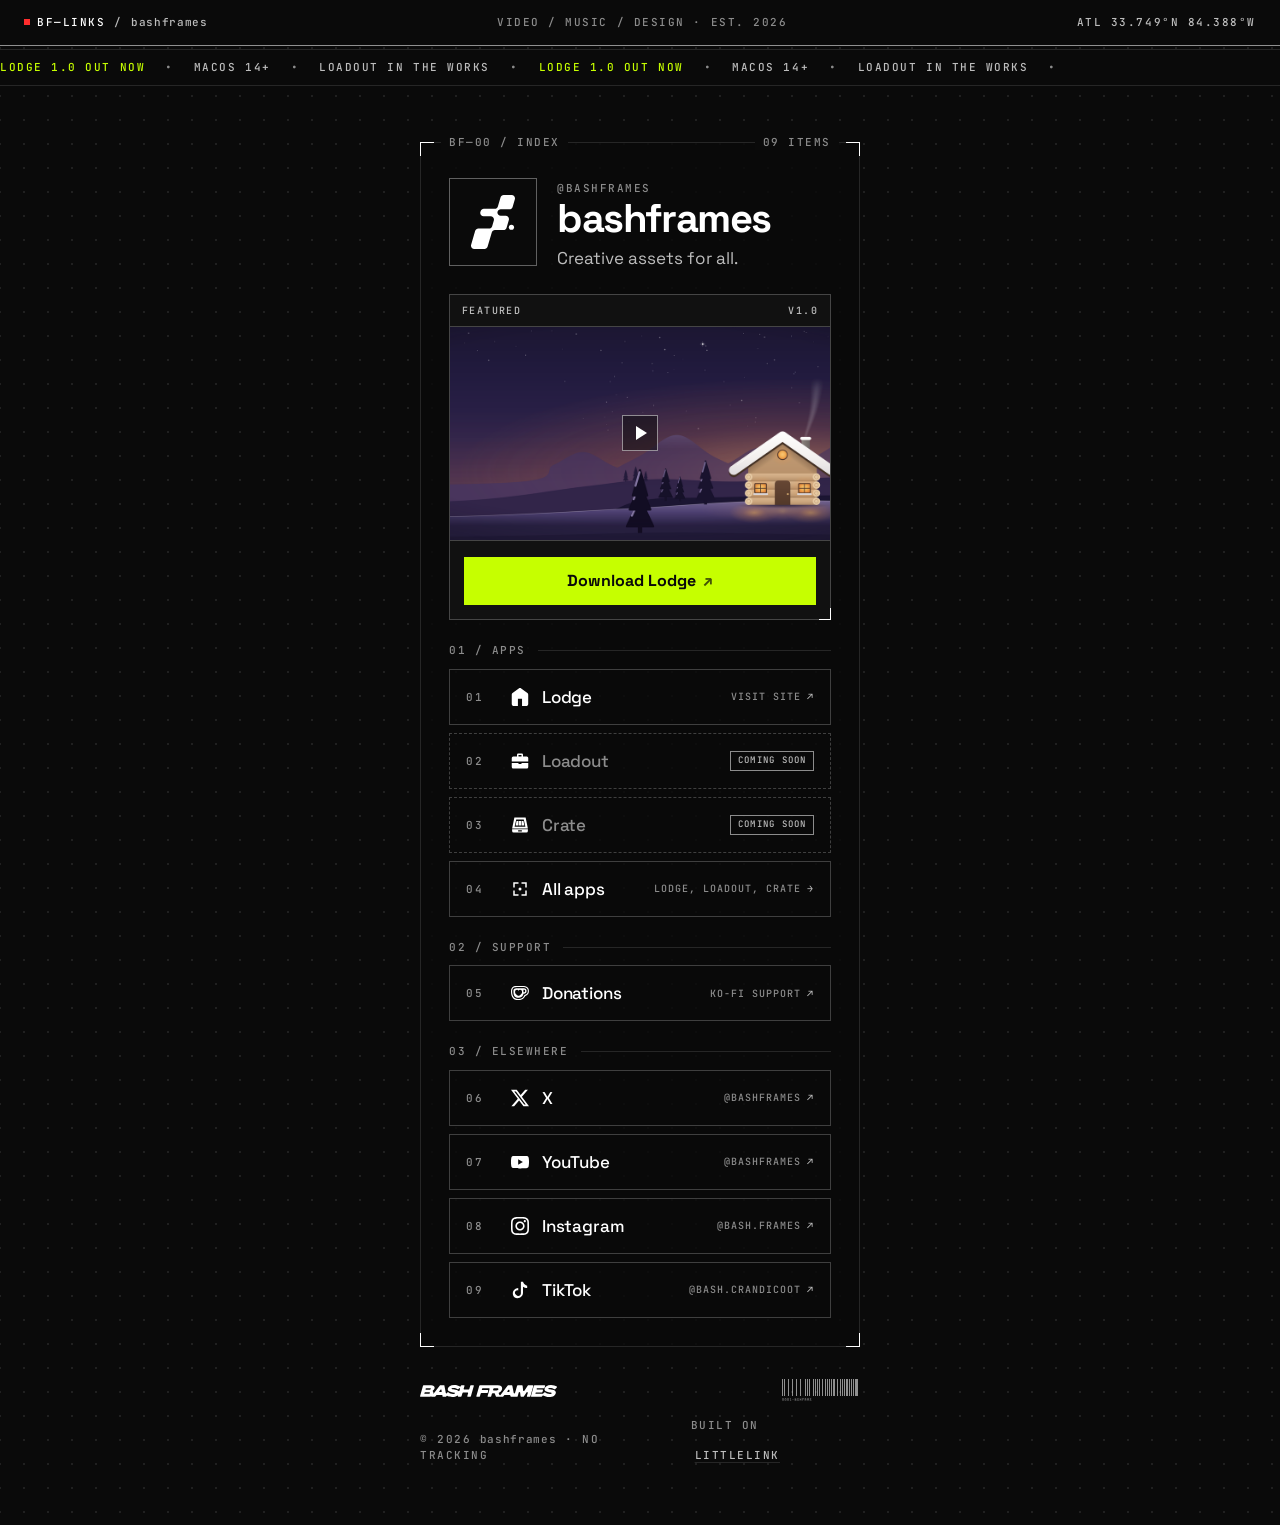
<file: index.html>
<!DOCTYPE html>
<!--
  bashframes links. Built on LittleLink (https://github.com/sethcottle/littlelink), MIT, see LICENSE.md.
  No analytics, no trackers, no third-party requests: fonts and icons are self-hosted.
-->
<html class="theme-dark" lang="en">
  <head>
    <meta charset="utf-8">
    <meta name="viewport" content="width=device-width, initial-scale=1">
    <title>bashframes · links</title>
    <meta name="description" content="Home base for your media. Your folders, your names, every card.">
    <meta name="author" content="bashframes">
    <!-- Custom domain: bashfra.me (served at /) -->
    <link rel="canonical" href="https://bashfra.me/">
    <meta name="theme-color" content="#0A0A0A">
    <link rel="icon" type="image/png" sizes="32x32" href="images/favicon-32.png">
    <link rel="apple-touch-icon" href="images/apple-touch-icon.png">

    <meta property="og:type" content="website">
    <meta property="og:title" content="bashframes">
    <meta property="og:description" content="Home base for your media. Your folders, your names, every card.">
    <meta property="og:url" content="https://bashfra.me/">
    <meta property="og:image" content="https://bashfra.me/images/featured-lodge-1200.jpg">
    <meta property="og:image:width" content="1200">
    <meta property="og:image:height" content="675">
    <meta property="og:image:alt" content="Lodge for macOS: Home base for your media. Your folders, your names, every card. Try free 3 days, then $10.">
    <meta property="og:site_name" content="bashframes">
    <meta name="twitter:card" content="summary_large_image">
    <meta name="twitter:title" content="bashframes">
    <meta name="twitter:description" content="Home base for your media. Your folders, your names, every card.">
    <meta name="twitter:image" content="https://bashfra.me/images/featured-lodge-1200.jpg">

    <link rel="preload" href="fonts/SpaceGrotesk-Variable.woff2" as="font" type="font/woff2" crossorigin>
    <link rel="preload" href="fonts/JetBrainsMono-Variable.woff2" as="font" type="font/woff2" crossorigin>
    <link rel="stylesheet" href="css/reset.css">
    <link rel="stylesheet" href="css/style.css">
    <link rel="stylesheet" href="css/bashframes.css">
    <link rel="stylesheet" href="css/fx.css">
    <script src="js/fx.js" defer></script>
  </head>
  <body data-ticker="a">
    <header class="hud mono" aria-hidden="true">
      <span><b>BF—LINKS</b> / <span class="brand-lc">bashframes</span></span>
      <span class="hud-mid">VIDEO / MUSIC / DESIGN · EST. 2026</span>
      <span>ATL 33.749°N 84.388°W</span>
    </header>


    <!-- TICKER OPTIONS: <body data-ticker="a"> = scrolling marquee. Keep items factual. -->
    <div class="ticker tk-a mono" role="region" aria-label="News">
      <p class="sr-only">Lodge 1.0 out now. macOS 14+. Loadout in the works.</p>
      <div class="tk-track" aria-hidden="true"><div class="tk-run"><span>Lodge 1.0 out now</span><span class="tk-dot">•</span><span>macOS 14+</span><span class="tk-dot">•</span><span>Loadout in the works</span><span class="tk-dot">•</span></div><div class="tk-run"><span>Lodge 1.0 out now</span><span class="tk-dot">•</span><span>macOS 14+</span><span class="tk-dot">•</span><span>Loadout in the works</span><span class="tk-dot">•</span></div></div>
    </div>
    <div class="container">
      <div class="column">
        <main class="frame">
          <span class="tick tl"></span><span class="tick tr"></span><span class="tick bl"></span><span class="tick br"></span>
          <span class="frame-label mono" aria-hidden="true">BF—00 / INDEX</span>
          <span class="frame-label frame-label-r mono" aria-hidden="true">09 items</span>

          <div class="profile">
            <div class="avatar-box">
              <img class="avatar avatar--none" src="images/bashframes-logo-mark-white.svg" alt="bashframes logo mark" width="44" height="54" fetchpriority="high">
            </div>
            <div class="profile-text">
              <a class="handle mono" href="https://www.youtube.com/@bashframes" target="_blank" rel="noopener" data-goatcounter-click="handle-youtube">@bashframes</a>
              <h1>bashframes</h1>
              <p class="tagline">Creative assets for all.</p>
            </div>
          </div>

          <!-- FEATURED APP CARD: to feature another app (e.g. Loadout), swap the data in this block + the image. Classes in css/bashframes.css under "Featured app card". -->
          <article class="feature" aria-label="Featured app: Lodge 1.0">
            <div class="feature-media">
              <span class="feature-bar mono"><span>Featured</span><span>v1.0</span></span>
              <div class="yt-hero">
                <button type="button" class="yt-play" aria-label="Play Lodge for macOS v1.0" data-goatcounter-click="hero-play">
                  <img src="assets/lodge-hero-clean.png" alt="" width="1600" height="500">
                  <span class="yt-play-icon" aria-hidden="true"></span>
                </button>
              </div>
            </div>
            <div class="feature-body">
              <div class="feature-actions feature-actions--single">
                <a class="fbtn fbtn-primary" href="https://dl.bashfra.me/lodge/Lodge-1.0.dmg" data-goatcounter-click="lodge-dmg-download" data-goatcounter-title="Lodge DMG download">Download Lodge<span class="arrow" aria-hidden="true">↗</span></a>
              </div>
            </div>
          </article>

          <section class="group" aria-labelledby="g-apps">
            <div class="group-head mono" id="g-apps">01 / Apps</div>
            <nav class="button-stack" aria-label="Apps">
              <a class="button" href="https://bashfra.me/lodge/" target="_blank" rel="noopener" data-goatcounter-click="lodge">
                <span class="idx mono">01</span><img class="icon" src="images/icons/generic-homepage.svg" alt="" aria-hidden="true" width="18" height="18">
                <span>Lodge</span>
                <span class="meta mono"><span class="hide-sm">Visit site</span><span class="arrow" aria-hidden="true">↗</span></span>
              </a>
              <div class="button button-soon" aria-disabled="true">
                <span class="idx mono">02</span><img class="icon" src="images/icons/loadout-case.svg" alt="" aria-hidden="true" width="18" height="18">
                <span>Loadout</span>
                <span class="tag mono">Coming soon</span>
              </div>
              <div class="button button-soon" aria-disabled="true"><span class="idx mono">03</span><img class="icon" src="images/icons/crate-tray.svg" alt="" aria-hidden="true" width="18" height="18"><span>Crate</span><span class="tag mono">Coming soon</span></div>
              <!-- All apps always stays last in this list. -->
              <a class="button" href="https://bashfra.me/apps/" target="_blank" rel="noopener" data-goatcounter-click="all-apps">
                <span class="idx mono">04</span><span class="icon icon-soon" aria-hidden="true"></span>
                <span>All apps</span>
                <span class="meta mono"><span class="hide-sm">Lodge, Loadout, Crate</span><span class="arrow" aria-hidden="true">→</span></span>
              </a>
            </nav>
          </section>

          <section class="group" aria-labelledby="g-support">
            <div class="group-head mono" id="g-support">02 / Support</div>
            <nav class="button-stack" aria-label="Support">
              <a class="button" href="https://ko-fi.com/bashframes" target="_blank" rel="noopener" data-goatcounter-click="kofi">
                <span class="idx mono">05</span><img class="icon" src="images/icons/ko-fi-mono.svg" alt="" aria-hidden="true" width="18" height="18">
                <span>Donations</span>
                <span class="meta mono"><span class="hide-sm">Ko-fi support</span><span class="arrow" aria-hidden="true">↗</span></span>
              </a>
            </nav>
          </section>

          <section class="group" aria-labelledby="g-elsewhere">
            <div class="group-head mono" id="g-elsewhere">03 / Elsewhere</div>
            <nav class="button-stack" aria-label="Social">
              <a class="button" href="https://x.com/bashframes" target="_blank" rel="noopener" data-goatcounter-click="x">
                <span class="idx mono">06</span><span class="icon icon-x" aria-hidden="true"></span>
                <span>X</span>
                <span class="meta mono"><span class="hide-sm">@bashframes</span><span class="arrow" aria-hidden="true">↗</span></span>
              </a>
              <a class="button" href="https://www.youtube.com/@bashframes" target="_blank" rel="noopener" data-goatcounter-click="youtube">
                <span class="idx mono">07</span><span class="icon icon-youtube" aria-hidden="true"></span>
                <span>YouTube</span>
                <span class="meta mono"><span class="hide-sm">@bashframes</span><span class="arrow" aria-hidden="true">↗</span></span>
              </a>
              <a class="button" href="https://www.instagram.com/bash.frames/" target="_blank" rel="noopener" data-goatcounter-click="instagram">
                <span class="idx mono">08</span><span class="icon icon-instagram" aria-hidden="true"></span>
                <span>Instagram</span>
                <span class="meta mono"><span class="hide-sm">@bash.frames</span><span class="arrow" aria-hidden="true">↗</span></span>
              </a>
              <a class="button" href="https://www.tiktok.com/@bash.crandicoot" target="_blank" rel="noopener" data-goatcounter-click="tiktok">
                <span class="idx mono">09</span><span class="icon icon-tiktok" aria-hidden="true"></span>
                <span>TikTok</span>
                <span class="meta mono"><span class="hide-sm">@bash.crandicoot</span><span class="arrow" aria-hidden="true">↗</span></span>
              </a>
            </nav>
          </section>
          <!-- ABOUT: placeholder copy, to be confirmed -->
        </main>

        <footer>
          <div class="foot-row">
            <img class="wordmark-logo" src="images/bashframes-logo-wordmark-one-line-white.svg" alt="bashframes" height="12" style="height:12px;width:auto">
            <img class="barcode" src="images/bashframes-element-barcode-white.svg" alt="" aria-hidden="true">
          </div>
          <div class="foot-row mono">
            <span>© 2026 <span class="brand-lc">bashframes</span> · No tracking</span>
            <span>Built on <a href="https://littlelink.io" target="_blank" rel="noopener" data-goatcounter-click="littlelink">LittleLink</a></span>
          </div>
        </footer>
      </div>
    </div>
    <script>
      (function () {
        var btn = document.querySelector(".yt-play");
        if (!btn) return;
        btn.addEventListener("click", function () {
          var frame = document.createElement("iframe");
          frame.src = "https://www.youtube-nocookie.com/embed/p7wZU2SN-UY?autoplay=1";
          frame.title = "Lodge for macOS v1.0";
          frame.setAttribute("allow", "autoplay; fullscreen");
          frame.setAttribute("allowfullscreen", "");
          btn.parentNode.replaceChildren(frame);
        });
      })();
    </script>
<script data-goatcounter="https://bashframes.goatcounter.com/count"
        async src="//gc.zgo.at/count.js"></script>
  </body>
</html>
</file>
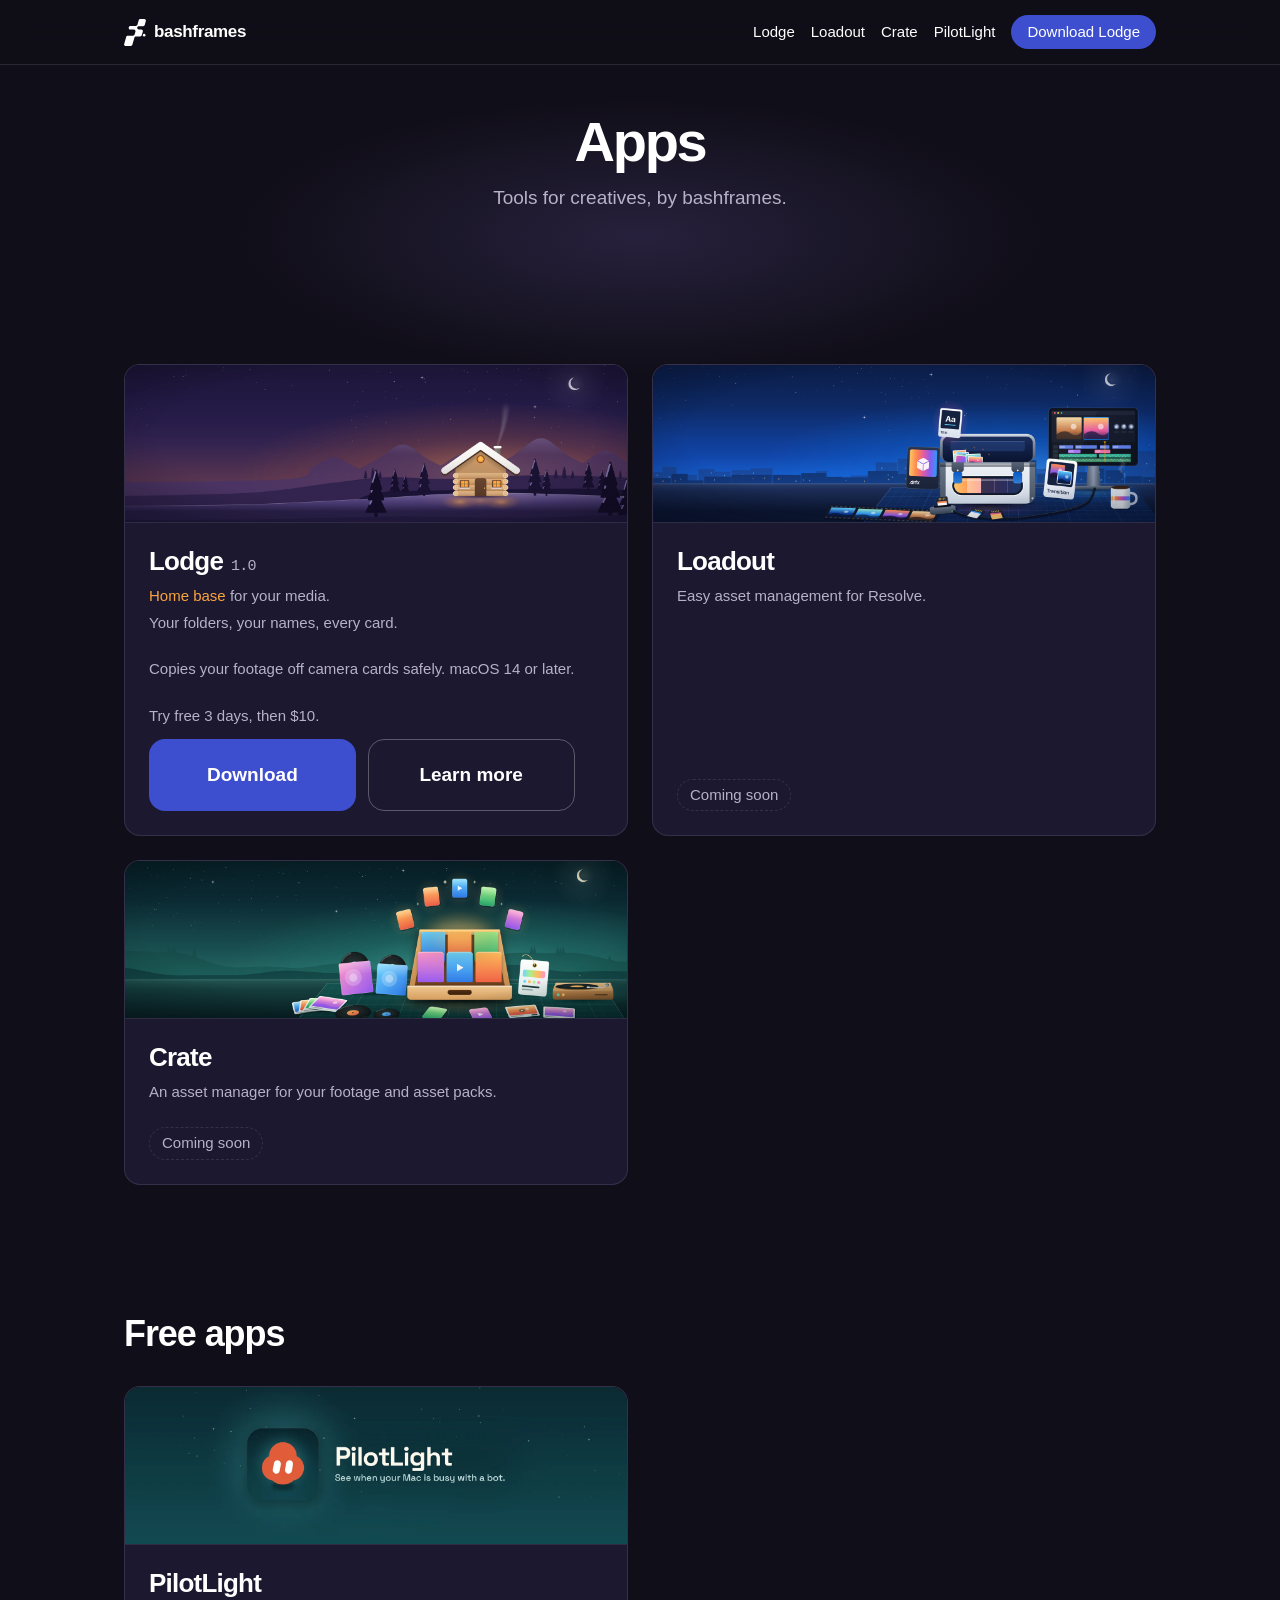
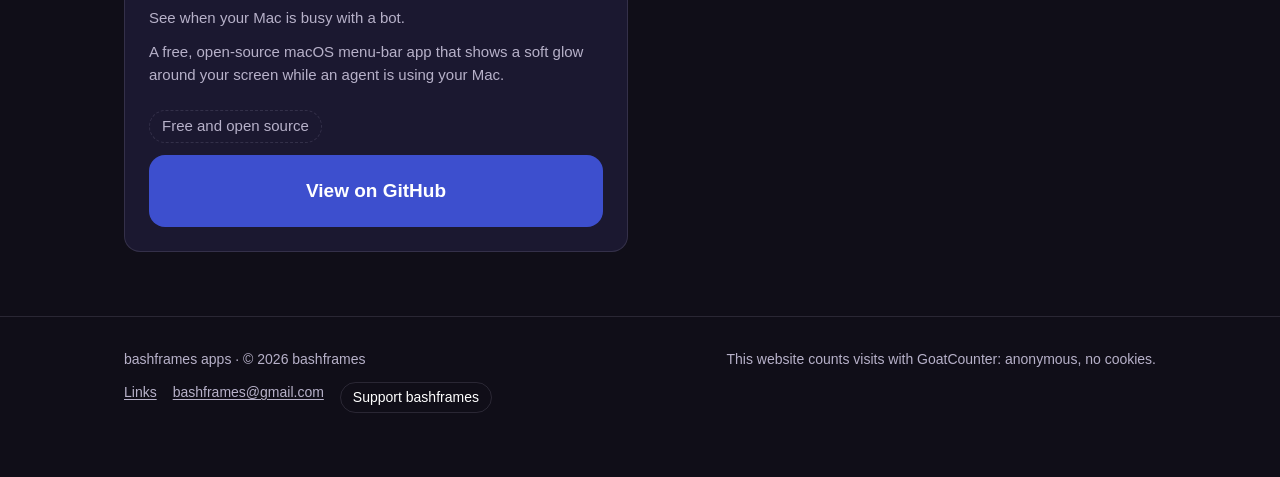
<file: apps/index.html>
<!DOCTYPE html>
<html lang="en">
<head>
  <meta charset="utf-8">
  <meta name="viewport" content="width=device-width, initial-scale=1">
  <title>bashframes apps</title>
  <meta name="description" content="Tools for creatives, by bashframes.">
  <meta name="author" content="bashframes">
  <meta name="theme-color" content="#100e18">
  <meta name="color-scheme" content="dark">
  <link rel="canonical" href="https://bashfra.me/apps/">
  <link rel="icon" href="assets/favicon-32.png" type="image/png" sizes="32x32">
  <link rel="apple-touch-icon" href="assets/apple-touch-icon.png">

  <meta property="og:type" content="website">
  <meta property="og:site_name" content="bashframes">
  <meta property="og:url" content="https://bashfra.me/apps/">
  <meta property="og:title" content="bashframes apps">
  <meta property="og:description" content="Tools for creatives, by bashframes.">
  <meta property="og:image" content="https://bashfra.me/lodge/assets/lodge-social-preview.png">
  <meta property="og:image:width" content="1200">
  <meta property="og:image:height" content="675">
  <meta name="twitter:card" content="summary_large_image">
  <meta name="twitter:image" content="https://bashfra.me/lodge/assets/lodge-social-preview.png">
  <style>
    :root {
      --bg: #100e18;
      --ink: #ffffff;
      --muted: #b7b1c9;
      --accent: #b7c6ff;
      --button: #3d4fce;
      --button-hover: #4d5ed6;
      --card: #1b1830;
      --line: rgba(230, 220, 255, 0.12);
      --font: -apple-system, BlinkMacSystemFont, "SF Pro Display", "SF Pro Text", "Segoe UI", Helvetica, Arial, sans-serif;
      --mono: ui-monospace, "SF Mono", Menlo, Consolas, monospace;
      --max: 1080px;
      --space-1: 4px;
      --space-2: 8px;
      --space-3: 12px;
      --space-4: 16px;
      --space-5: 24px;
      --space-6: 32px;
      --space-7: 48px;
      --space-8: 64px;
      --h1: clamp(40px, 6vw, 56px);
      --h2: clamp(28px, 4vw, 36px);
      --h3: 18px;
      --body: 17px;
      --small: 15px;
      --radius: 16px;
    }

    * { box-sizing: border-box; }
    html { scroll-behavior: smooth; }
    body {
      margin: 0;
      background: var(--bg);
      color: var(--ink);
      font-family: var(--font);
      font-size: var(--body);
      line-height: 1.5;
      text-rendering: optimizeLegibility;
    }
    img { max-width: 100%; height: auto; }
    a { color: var(--accent); text-decoration-thickness: 1px; text-underline-offset: 0.16em; }
    a:hover { color: #d7e0ff; }
    :focus-visible {
      outline: 3px solid var(--accent);
      outline-offset: 3px;
    }
    h1, h2, h3, p, ul, ol { overflow-wrap: break-word; }

    .skip {
      position: absolute;
      left: var(--space-4);
      top: -48px;
      background: var(--button);
      color: #fff;
      padding: var(--space-2) var(--space-3);
      border-radius: 8px;
      z-index: 5;
    }
    .skip:focus { top: var(--space-3); }

    .wrap {
      width: min(var(--max), 100%);
      margin-inline: auto;
      padding-inline: var(--space-5);
    }

    .nav {
      position: sticky;
      top: 0;
      z-index: 4;
      background: rgba(16, 14, 24, 0.86);
      border-bottom: 1px solid var(--line);
      backdrop-filter: saturate(140%) blur(16px);
    }
    .nav-inner {
      display: flex;
      align-items: center;
      justify-content: space-between;
      gap: var(--space-4);
      min-height: 64px;
      padding-block: var(--space-3);
    }
    .brand {
      display: inline-flex;
      align-items: center;
      gap: var(--space-2);
      color: var(--ink);
      font-weight: 600;
      letter-spacing: -0.02em;
      text-decoration: none;
      flex: none;
    }
    .brand img { width: 28px; height: 28px; max-width: none; }
    .nav-links {
      display: flex;
      flex-wrap: wrap;
      justify-content: flex-end;
      gap: var(--space-2) var(--space-4);
      align-items: center;
      margin: 0;
      padding: 0;
    }
    .nav-links a {
      color: var(--ink);
      text-decoration: none;
      font-size: var(--small);
      line-height: 1.2;
    }
    .nav-links a:hover { color: var(--accent); }
    .nav-links .download {
      color: #fff;
      background: var(--button);
      border-radius: 980px;
      padding: var(--space-2) var(--space-4);
    }
    .nav-links .download:hover { background: var(--button-hover); color: #fff; }

    .hero {
      position: relative;
      padding-block: var(--space-7) var(--space-5);
      text-align: center;
    }
    .hero::before {
      content: "";
      position: absolute;
      left: 50%;
      top: var(--space-6);
      width: min(820px, 100%);
      height: 280px;
      transform: translateX(-50%);
      background: radial-gradient(ellipse at center, rgba(120, 100, 190, 0.22), rgba(120, 100, 190, 0) 70%);
      pointer-events: none;
    }
    .hero-inner { position: relative; }
    .hero img.header {
      width: 100%;
      display: block;
      margin: 0 auto var(--space-5);
      border-radius: var(--radius);
    }
    h1 {
      margin: 0 0 var(--space-3);
      font-size: var(--h1);
      font-weight: 650;
      letter-spacing: -0.04em;
      line-height: 1.05;
    }
    .lede {
      max-width: 38rem;
      margin: 0 auto var(--space-6);
      color: var(--muted);
      font-size: 19px;
      line-height: 1.5;
    }
    .actions {
      display: flex;
      flex-wrap: wrap;
      gap: var(--space-3);
      justify-content: center;
      align-items: center;
      margin: 0 0 var(--space-3);
    }
    a.store { display: inline-block; line-height: 0; border-radius: var(--radius); }
    a.store img { display: block; width: 320px; max-width: 100%; height: auto; }
    .button {
      display: inline-flex;
      align-items: center;
      justify-content: center;
      background: var(--button);
      color: #fff;
      text-decoration: none;
      font-weight: 600;
      line-height: 1.2;
      border-radius: 12px;
      padding: var(--space-3) var(--space-4);
      border: 1px solid transparent;
    }
    .button:hover { background: var(--button-hover); color: #fff; }
    .button.secondary {
      background: transparent;
      color: var(--ink);
      border-color: rgba(255, 255, 255, 0.28);
    }
    .button.secondary:hover { border-color: var(--accent); color: var(--ink); background: transparent; }
    .actions .button {
      box-sizing: border-box;
      width: 320px;
      max-width: 100%;
      height: 72px;
      border-radius: var(--radius);
      font-size: 19px;
    }
    .pay {
      margin: 0 0 var(--space-4);
      color: var(--muted);
      font-size: var(--small);
      line-height: 1.5;
    }
    .badges {
      display: flex;
      flex-wrap: wrap;
      gap: var(--space-2);
      justify-content: center;
      align-items: center;
      margin: 0;
    }
    .badges img { height: 20px; width: auto; max-width: none; }

    .shot {
      display: block;
      width: 100%;
      margin: var(--space-6) 0 0;
      border-radius: var(--radius);
      border: 1px solid var(--line);
      box-shadow: 0 var(--space-5) 80px rgba(0, 0, 0, 0.45);
    }
    .shot-figure { margin: 0; min-width: 0; }
    .caption {
      color: var(--muted);
      font-size: 14px;
      line-height: 1.5;
      text-align: center;
      margin: var(--space-3) 0 0;
    }

    .motion {
      display: block;
      margin: 0;
      max-width: 100%;
      min-width: 0;
    }
    .motion video,
    .motion .motion-still {
      display: block;
      width: 100%;
      max-width: 100%;
      height: auto;
      aspect-ratio: var(--motion-ratio);
      object-fit: contain;
      border-radius: 12px;
    }
    .motion .motion-still { display: none; }
    .motion-wagon {
      --motion-ratio: 2120 / 306;
      width: min(1060px, 100%);
      margin: var(--space-6) auto 0;
    }

    section { padding-block: var(--space-8); }
    h2 {
      font-size: var(--h2);
      font-weight: 650;
      letter-spacing: -0.03em;
      line-height: 1.15;
      margin: 0 0 var(--space-3);
    }
    .section-intro {
      color: var(--muted);
      max-width: 40rem;
      margin: 0 0 var(--space-6);
      line-height: 1.5;
    }

    .features {
      display: grid;
      grid-template-columns: repeat(3, minmax(0, 1fr));
      gap: var(--space-4);
      align-items: stretch;
      margin: 0;
    }
    .card {
      display: flex;
      flex-direction: column;
      align-items: flex-start;
      height: 100%;
      margin: 0;
      background: var(--card);
      border: 1px solid var(--line);
      border-radius: var(--radius);
      padding: var(--space-5);
      min-width: 0;
    }
    .icon {
      display: block;
      width: 28px;
      height: 28px;
      margin: 0 0 var(--space-4);
      flex: none;
      color: var(--accent);
    }
    .features h3,
    .steps h3,
    .install-grid h3 {
      margin: 0 0 var(--space-2);
      font-size: var(--h3);
      font-weight: 650;
      letter-spacing: -0.02em;
      line-height: 1.25;
    }
    .features h3 { min-height: 1.25em; }
    .card p,
    .steps p { margin: 0; color: var(--muted); font-size: var(--small); line-height: 1.5; }
    .features > .card {
      align-self: stretch;
      height: 100%;
    }
    .card.lead {
      border-color: rgba(183, 198, 255, 0.72);
      background:
        linear-gradient(180deg, rgba(183, 198, 255, 0.1), rgba(183, 198, 255, 0) 48%),
        var(--card);
      box-shadow: inset 0 0 0 1px rgba(183, 198, 255, 0.22);
    }
    .scheme {
      display: block;
      max-width: 100%;
      margin-top: var(--space-3);
      color: #d7e0ff;
      font-size: 12px;
      line-height: 1.45;
      white-space: nowrap;
      overflow: hidden;
      text-overflow: ellipsis;
      overflow-wrap: normal;
    }
    .scheme + .scheme { margin-top: 2px; }
    code {
      font-family: var(--mono);
      font-size: 0.92em;
      color: #e5e5ea;
      overflow-wrap: anywhere;
    }

    .steps {
      position: relative;
      display: grid;
      grid-template-columns: repeat(3, minmax(0, 1fr));
      gap: var(--space-4);
      margin: 0;
      padding: 0;
      list-style: none;
    }
    .steps li {
      position: relative;
      z-index: 1;
      display: flex;
      flex-direction: column;
      align-items: flex-start;
      height: 100%;
      margin: 0;
      border: 1px solid transparent;
      border-radius: var(--radius);
      padding: var(--space-5);
      min-width: 0;
      background-image:
        linear-gradient(var(--card), var(--card)),
        linear-gradient(110deg, rgba(183, 198, 255, 0.18), rgba(183, 198, 255, 0.85), rgba(142, 160, 239, 0.22), rgba(183, 198, 255, 0.18));
      background-origin: border-box;
      background-clip: padding-box, border-box;
      background-size: 100% 100%, 220% 100%;
      animation: step-shimmer 9s linear infinite;
    }
    .steps li.will-enter {
      opacity: 0;
      transform: translateY(10px);
    }
    .steps li.is-in {
      animation: step-in 0.7s ease var(--stagger, 0ms) both, step-shimmer 9s linear infinite;
    }
    .steps li:not(:last-child)::after {
      content: "";
      position: absolute;
      z-index: 0;
      top: 50%;
      left: calc(100% + 3px);
      width: 10px;
      height: 2px;
      transform: translateY(-50%);
      pointer-events: none;
      border-radius: 2px;
      background: linear-gradient(90deg, rgba(94, 116, 230, 0.35), #ffffff 50%, rgba(183, 198, 255, 0.45));
      box-shadow: 0 0 8px 1px rgba(143, 164, 255, 0.85);
    }
    .num {
      position: relative;
      z-index: 1;
      display: inline-block;
      margin: 0 0 var(--space-4);
      font-weight: 650;
      font-size: 64px;
      letter-spacing: -0.04em;
      line-height: 0.9;
      flex: none;
    }
    .num span {
      background-image: linear-gradient(180deg, #ffffff 0%, #d5defe 30%, #8ea2ff 68%, #3d4fce 100%);
      -webkit-background-clip: text;
      background-clip: text;
      -webkit-text-fill-color: transparent;
      color: transparent;
      filter: drop-shadow(0 0 14px rgba(120, 146, 255, 0.95));
    }

    .pair {
      display: grid;
      grid-template-columns: minmax(0, 1.1fr) minmax(0, 0.9fr);
      gap: var(--space-6);
      align-items: center;
    }
    .pair img {
      width: 100%;
      border-radius: var(--radius);
      border: 1px solid var(--line);
    }
    .themes ul {
      margin: var(--space-4) 0 0;
      padding-left: 1.15em;
      color: var(--muted);
    }
    .themes li { margin: var(--space-2) 0; line-height: 1.5; }
    .themes li span { color: var(--ink); }

    .install-grid {
      display: grid;
      grid-template-columns: repeat(2, minmax(0, 1fr));
      gap: var(--space-4);
      margin-top: var(--space-5);
    }
    .install-grid ol {
      margin: 0;
      padding-left: 1.25em;
      color: var(--muted);
      font-size: var(--small);
      line-height: 1.5;
    }
    .install-grid li { margin: var(--space-2) 0; }
    .install-grid .card p { margin-top: var(--space-3); }
    .note {
      font-size: 14px;
      line-height: 1.5;
      color: var(--muted);
      margin: var(--space-4) 0 0;
    }
    .download-row { margin: 0; }

    footer {
      border-top: 1px solid var(--line);
      padding-block: var(--space-6) var(--space-8);
      color: var(--muted);
      font-size: 14px;
      line-height: 1.5;
    }
    footer .wrap {
      display: flex;
      flex-wrap: wrap;
      gap: var(--space-3) var(--space-5);
      justify-content: space-between;
      align-items: center;
    }
    footer p { margin: 0; }
    footer nav { display: flex; flex-wrap: wrap; gap: var(--space-2) var(--space-4); }
    footer a { color: var(--muted); }
    footer a.support {
      color: var(--ink);
      border: 1px solid var(--line);
      border-radius: 980px;
      padding: var(--space-1) var(--space-3);
      text-decoration: none;
    }
    footer a.support:hover { color: var(--accent); border-color: var(--accent); }

    @keyframes step-shimmer {
      to { background-position: 0 0, 220% 0; }
    }
    @keyframes step-in {
      from { opacity: 0; transform: translateY(10px); }
      to { opacity: 1; transform: none; }
    }
    @media (max-width: 800px) {
      .pair, .install-grid, .steps { grid-template-columns: 1fr; }
      .steps li:not(:last-child)::after {
        top: calc(100% + 3px);
        left: 50%;
        width: 2px;
        height: 10px;
        transform: translateX(-50%);
        background: linear-gradient(180deg, rgba(94, 116, 230, 0.35), #ffffff 50%, rgba(183, 198, 255, 0.45));
      }
      .features { grid-template-columns: repeat(2, minmax(0, 1fr)); }
      .features h3 { min-height: 0; }
      section { padding-block: var(--space-7); }
      .hero { padding-block: var(--space-6) var(--space-4); }
    }
    @media (max-width: 480px) {
      .wrap { padding-inline: var(--space-4); }
      .features { grid-template-columns: 1fr; }
      .nav-inner { flex-wrap: nowrap; min-height: 56px; }
      .nav-links { flex-wrap: nowrap; }
      .nav-links a:not(.download) { display: none; }
    }
    @media (prefers-reduced-motion: reduce) {
      html { scroll-behavior: auto; }
      .motion video { display: none; }
      .motion .motion-still { display: block; }
      .steps li,
      .steps li.will-enter,
      .steps li.is-in {
        animation: none;
        opacity: 1;
        transform: none;
      }
      .steps li:not(:last-child)::after { box-shadow: none; }
    }

    /* ---------- Apps index ---------- */
    .brand img.mark { width: 22px; height: 27px; }
    .apps { display: grid; grid-template-columns: repeat(2, minmax(0, 1fr)); gap: var(--space-5); margin-top: var(--space-6); }
    .app { display: flex; flex-direction: column; overflow: hidden; padding: 0; border: 1px solid var(--line); border-radius: var(--radius); background: var(--card); }
    .app-media { display: block; aspect-ratio: 16 / 5; background: #15122a; border-bottom: 1px solid var(--line); }
    .app-media img { display: block; width: 100%; height: 100%; object-fit: cover; }
    .app-body { display: flex; flex-direction: column; flex: 1; padding: var(--space-5); }
    .app h2 { margin: 0; font-size: 26px; text-align: left; }
    .app .ver { margin-left: var(--space-2); font-family: var(--mono); font-size: var(--small); font-weight: 400; color: var(--muted); }
    .app p { margin: var(--space-2) 0 var(--space-5); color: var(--muted); }
    .app .tagline { margin: var(--space-2) 0 var(--space-1); }
    .app .tagline .accent { color: #FAA43E; }
    .app .sub { margin: 0 0 var(--space-4); font-size: var(--small); }
    .app .pay { margin: auto 0 var(--space-3); }
    .app .actions { justify-content: flex-start; margin: auto 0 0; }
    .app .pay + .actions { margin-top: 0; }
    .app .tag + .actions { margin-top: var(--space-3); }
    .soon-media { display: grid; place-items: center; color: var(--muted); font-family: var(--mono); letter-spacing: .3em; text-transform: uppercase; font-size: 22px;
      background: repeating-linear-gradient(135deg, transparent 0 12px, rgba(230,220,255,.04) 12px 13px), #15122a; }
    .app-media.soon-media img { width: 72px; height: 72px; object-fit: contain; }
    .tag { display: inline-block; align-self: flex-start; margin-top: auto; padding: var(--space-1) var(--space-3); border: 1px dashed var(--line); border-radius: 999px; color: var(--muted); font-size: var(--small); }
    .app .app-media { width: 100%; align-self: stretch; }
    .app .actions { flex-direction: row; flex-wrap: wrap; align-items: center; gap: var(--space-3); }
    .app .actions .button { width: auto; flex: 1 1 140px; min-height: 48px; }
    @media (max-width: 760px) { .apps { grid-template-columns: 1fr; } }
  </style>
</head>
<body id="top">
  <a class="skip" href="#main">Skip to content</a>
  <header class="nav">
    <div class="wrap nav-inner">
      <a class="brand" href="https://bashfra.me/" data-goatcounter-click="bashfra">
        <img class="mark" src="assets/bashframes-logo-mark-white.svg" width="22" height="27" alt="">
        bashframes
      </a>
      <nav class="nav-links" aria-label="Primary">
        <a href="#lodge">Lodge</a>
        <a href="#loadout">Loadout</a>
        <a href="#crate">Crate</a>
        <a href="#pilotlight">PilotLight</a>
        <a class="download" href="https://dl.bashfra.me/lodge/Lodge-1.0.dmg" data-goatcounter-click="lodge-dmg-download" data-goatcounter-title="Lodge DMG download">Download Lodge</a>
      </nav>
    </div>
  </header>

  <main id="main">
    <div class="hero">
      <div class="hero-inner wrap">
        <h1>Apps</h1>
        <p class="lede">Tools for creatives, by bashframes.</p>
      </div>
    </div>

    <section id="apps">
      <div class="wrap">
        <div class="apps">
          <!-- One <article class="card app"> per app. -->
          <article class="card app" id="lodge" aria-labelledby="lodge-title">
            <div class="app-media" aria-hidden="true"><img src="assets/lodge-hero-dark-1600x500-clean.png" width="1600" height="500" alt="Lodge: Home base for your media."></div>
            <div class="app-body">
              <h2 id="lodge-title">Lodge<span class="ver">1.0</span></h2>
              <p class="tagline"><span class="accent">Home base</span> for your media.</p>
              <p class="sub">Your folders, your names, every card.</p>
              <p>Copies your footage off camera cards safely. macOS 14 or later.</p>
              <p class="pay">Try free 3 days, then $10.</p>
              <div class="actions">
                <a class="button" href="https://dl.bashfra.me/lodge/Lodge-1.0.dmg" data-goatcounter-click="lodge-dmg-download" data-goatcounter-title="Lodge DMG download">Download</a>
                <a class="button secondary" href="https://bashfra.me/lodge/" data-goatcounter-click="lodge-learn">Learn more</a>
              </div>
            </div>
          </article>

          <article class="card app" id="loadout" aria-labelledby="loadout-title">
            <div class="app-media" aria-hidden="true"><img src="assets/loadout-hero-dark-1600x500-clean.png" width="1600" height="500" alt=""></div>
            <div class="app-body">
              <h2 id="loadout-title">Loadout</h2>
              <p>Easy asset management for Resolve.</p>
              <span class="tag">Coming soon</span>
            </div>
          </article>

          <article class="card app" id="crate" aria-labelledby="crate-title">
            <div class="app-media" aria-hidden="true"><img src="assets/crate-hero-dark-1600x500-clean.png" width="1600" height="500" alt=""></div>
            <div class="app-body">
              <h2 id="crate-title">Crate</h2>
              <p>An asset manager for your footage and asset packs.</p>
              <span class="tag">Coming soon</span>
            </div>
          </article>
        </div>
      </div>
    </section>

    <!-- Free apps: View on GitHub button only, no Download button. -->
    <section id="free-apps" aria-labelledby="free-apps-title">
      <div class="wrap">
        <h2 id="free-apps-title">Free apps</h2>
        <div class="apps">
          <article class="card app" id="pilotlight" aria-labelledby="pilotlight-title">
            <div class="app-media" aria-hidden="true"><img src="assets/pilotlight-hero-dark-1600x500.webp" width="1600" height="500" alt=""></div>
            <div class="app-body">
              <h2 id="pilotlight-title">PilotLight</h2>
              <p class="tagline">See when your Mac is busy with a bot.</p>
              <p>A free, open-source macOS menu-bar app that shows a soft glow around your screen while an agent is using your Mac.</p>
              <span class="tag">Free and open source</span>
              <div class="actions">
                <a class="button" href="https://github.com/bashcrandicoot/PilotLight" data-goatcounter-click="pilotlight-github">View on GitHub</a>
              </div>
            </div>
          </article>
        </div>
      </div>
    </section>
  </main>

  <footer>
    <div class="wrap">
      <p>bashframes apps · © 2026 bashframes</p>
      <p class="analytics-note">This website counts visits with GoatCounter: anonymous, no cookies.</p>
      <nav aria-label="Footer">
        <a href="https://bashfra.me/" data-goatcounter-click="footer-links">Links</a>
        <a href="mailto:bashframes@gmail.com" data-goatcounter-click="email">bashframes@gmail.com</a>
        <a class="support" href="https://ko-fi.com/bashframes" data-goatcounter-click="kofi">Support bashframes</a>
      </nav>
    </div>
  </footer>
<script data-goatcounter="https://bashframes.goatcounter.com/count"
        async src="//gc.zgo.at/count.js"></script>
</body>
</html>
</file>
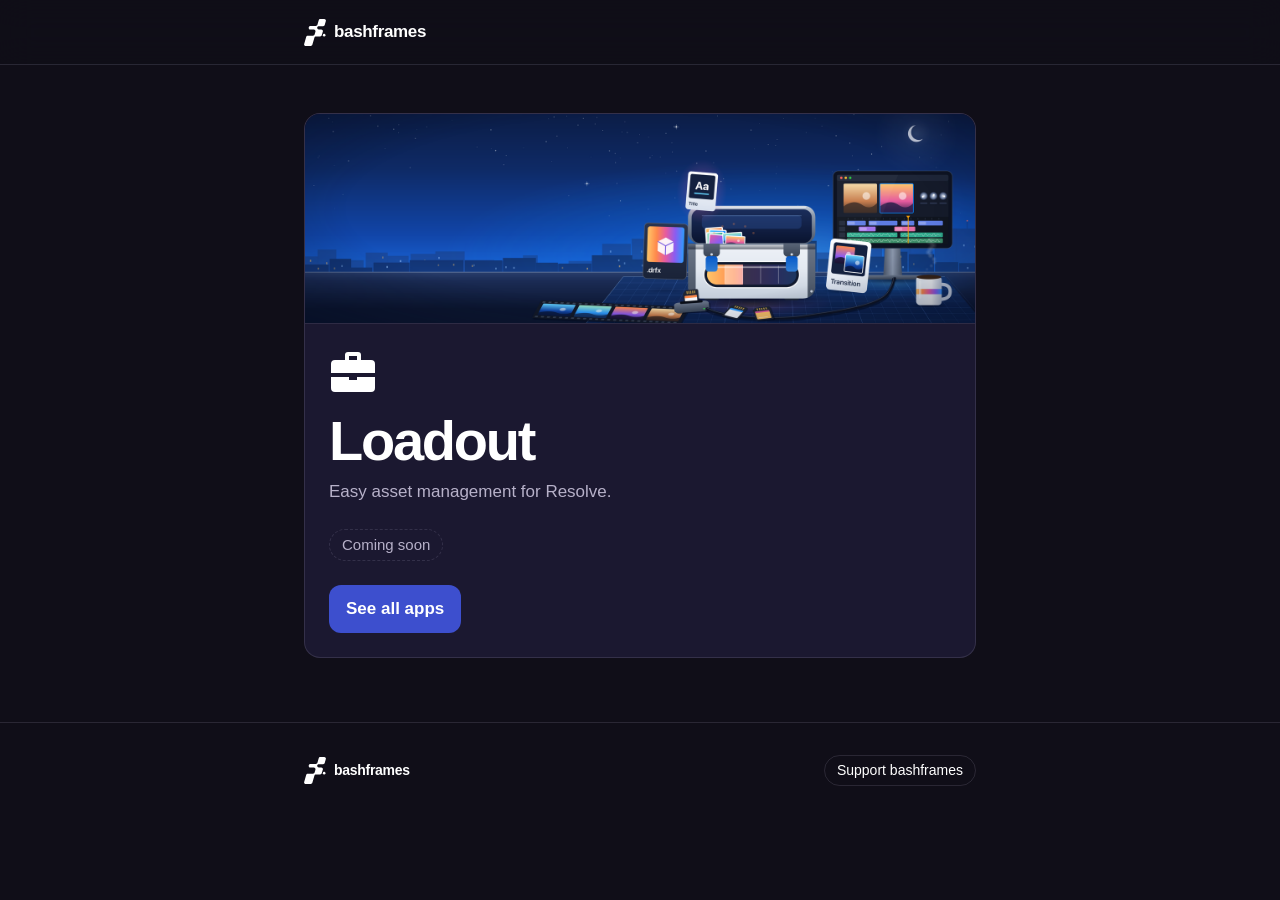
<file: loadout/index.html>
<!DOCTYPE html>
<html lang="en">
<head>
  <meta charset="utf-8">
  <meta name="viewport" content="width=device-width, initial-scale=1">
  <title>Loadout – Coming soon</title>
  <meta name="description" content="Easy asset management for Resolve.">
  <meta name="author" content="bashframes">
  <meta name="theme-color" content="#100e18">
  <meta name="color-scheme" content="dark">
  <link rel="canonical" href="https://bashfra.me/loadout/">
  <link rel="icon" href="assets/loadout-case.svg" type="image/svg+xml">

  <meta property="og:type" content="website">
  <meta property="og:site_name" content="bashframes">
  <meta property="og:url" content="https://bashfra.me/loadout/">
  <meta property="og:title" content="Loadout – Coming soon">
  <meta property="og:description" content="Easy asset management for Resolve.">
  <meta property="og:image" content="https://bashfra.me/loadout/assets/loadout-hero-dark-1600x500-clean.png">
  <meta property="og:image:width" content="1600">
  <meta property="og:image:height" content="500">
  <meta name="twitter:card" content="summary_large_image">
  <meta name="twitter:title" content="Loadout – Coming soon">
  <meta name="twitter:description" content="Easy asset management for Resolve.">
  <meta name="twitter:image" content="https://bashfra.me/loadout/assets/loadout-hero-dark-1600x500-clean.png">
  <style>
    :root {
      --bg: #100e18;
      --ink: #ffffff;
      --muted: #b7b1c9;
      --accent: #b7c6ff;
      --button: #3d4fce;
      --button-hover: #4d5ed6;
      --card: #1b1830;
      --line: rgba(230, 220, 255, 0.12);
      --font: -apple-system, BlinkMacSystemFont, "SF Pro Display", "SF Pro Text", "Segoe UI", Helvetica, Arial, sans-serif;
      --max: 720px;
      --space-1: 4px;
      --space-2: 8px;
      --space-3: 12px;
      --space-4: 16px;
      --space-5: 24px;
      --space-6: 32px;
      --space-7: 48px;
      --space-8: 64px;
      --h1: clamp(40px, 6vw, 56px);
      --body: 17px;
      --small: 15px;
      --radius: 16px;
    }

    * { box-sizing: border-box; }
    body {
      margin: 0;
      background: var(--bg);
      color: var(--ink);
      font-family: var(--font);
      font-size: var(--body);
      line-height: 1.5;
      text-rendering: optimizeLegibility;
    }
    img { max-width: 100%; height: auto; }
    a { color: var(--accent); text-decoration-thickness: 1px; text-underline-offset: 0.16em; }
    a:hover { color: #d7e0ff; }
    :focus-visible { outline: 3px solid var(--accent); outline-offset: 3px; }
    h1, p { overflow-wrap: break-word; }

    .skip {
      position: absolute;
      left: var(--space-4);
      top: -48px;
      background: var(--button);
      color: #fff;
      padding: var(--space-2) var(--space-3);
      border-radius: 8px;
      z-index: 5;
    }
    .skip:focus { top: var(--space-3); }

    .wrap {
      width: min(var(--max), 100%);
      margin-inline: auto;
      padding-inline: var(--space-5);
    }

    .nav {
      position: sticky;
      top: 0;
      z-index: 4;
      background: rgba(16, 14, 24, 0.86);
      border-bottom: 1px solid var(--line);
      backdrop-filter: saturate(140%) blur(16px);
    }
    .nav-inner {
      display: flex;
      align-items: center;
      justify-content: space-between;
      gap: var(--space-4);
      min-height: 64px;
      padding-block: var(--space-3);
    }
    .brand {
      display: inline-flex;
      align-items: center;
      gap: var(--space-2);
      color: var(--ink);
      font-weight: 600;
      letter-spacing: -0.02em;
      text-decoration: none;
    }
    .brand img.mark { width: 22px; height: 27px; max-width: none; }

    main { padding-block: var(--space-7) var(--space-8); }
    .app {
      display: flex;
      flex-direction: column;
      overflow: hidden;
      margin: 0;
      padding: 0;
      border: 1px solid var(--line);
      border-radius: var(--radius);
      background: var(--card);
    }
    .app-media {
      display: block;
      aspect-ratio: 16 / 5;
      background: #15122a;
      border-bottom: 1px solid var(--line);
    }
    .app-media img { display: block; width: 100%; height: 100%; object-fit: cover; }
    .app-body { display: flex; flex-direction: column; align-items: flex-start; padding: var(--space-5); }
    .case {
      display: block;
      width: 48px;
      height: 48px;
      margin: 0 0 var(--space-4);
    }
    h1 {
      margin: 0;
      font-size: var(--h1);
      font-weight: 650;
      letter-spacing: -0.04em;
      line-height: 1.05;
    }
    .app p { margin: var(--space-2) 0 var(--space-5); color: var(--muted); }
    .tag {
      display: inline-block;
      align-self: flex-start;
      margin: 0 0 var(--space-5);
      padding: var(--space-1) var(--space-3);
      border: 1px dashed var(--line);
      border-radius: 999px;
      color: var(--muted);
      font-size: var(--small);
    }
    .button {
      display: inline-flex;
      align-items: center;
      justify-content: center;
      background: var(--button);
      color: #fff;
      text-decoration: none;
      font-weight: 600;
      line-height: 1.2;
      border-radius: 12px;
      padding: var(--space-3) var(--space-4);
      border: 1px solid transparent;
      min-height: 48px;
    }
    .button:hover { background: var(--button-hover); color: #fff; }

    footer {
      border-top: 1px solid var(--line);
      padding-block: var(--space-6) var(--space-8);
      color: var(--muted);
      font-size: 14px;
      line-height: 1.5;
    }
    footer .wrap {
      display: flex;
      flex-wrap: wrap;
      gap: var(--space-3) var(--space-5);
      justify-content: space-between;
      align-items: center;
    }
    footer p { margin: 0; }
    footer .wordmark {
      display: inline-flex;
      align-items: center;
      gap: var(--space-2);
      color: var(--ink);
      font-weight: 600;
      letter-spacing: -0.02em;
      text-decoration: none;
    }
    footer .wordmark img { width: 22px; height: 27px; max-width: none; }
    footer a.support {
      color: var(--ink);
      border: 1px solid var(--line);
      border-radius: 980px;
      padding: var(--space-1) var(--space-3);
      text-decoration: none;
    }
    footer a.support:hover { color: var(--accent); border-color: var(--accent); }

    @media (max-width: 480px) {
      .wrap { padding-inline: var(--space-4); }
      main { padding-block: var(--space-6); }
    }
  </style>
</head>
<body>
  <a class="skip" href="#main">Skip to content</a>
  <header class="nav">
    <div class="wrap nav-inner">
      <a class="brand" href="https://bashfra.me/" data-goatcounter-click="bashfra">
        <img class="mark" src="assets/bashframes-logo-mark-white.svg" width="22" height="27" alt="">
        bashframes
      </a>
    </div>
  </header>

  <main id="main">
    <div class="wrap">
      <article class="app" aria-labelledby="loadout-title">
        <div class="app-media" aria-hidden="true">
          <img src="assets/loadout-hero-dark-1600x500-clean.png" width="1600" height="500" alt="">
        </div>
        <div class="app-body">
          <img class="case" src="assets/loadout-case.svg" width="48" height="48" alt="">
          <h1 id="loadout-title">Loadout</h1>
          <p>Easy asset management for Resolve.</p>
          <span class="tag">Coming soon</span>
          <a class="button" href="https://bashfra.me/apps/#loadout" data-goatcounter-click="see-all-apps">See all apps</a>
        </div>
      </article>
    </div>
  </main>

  <footer>
    <div class="wrap">
      <a class="wordmark" href="https://bashfra.me/" data-goatcounter-click="footer-links">
        <img src="assets/bashframes-logo-mark-white.svg" width="22" height="27" alt="">
        bashframes
      </a>
      <a class="support" href="https://ko-fi.com/bashframes" data-goatcounter-click="kofi">Support bashframes</a>
    </div>
  </footer>
<script data-goatcounter="https://bashframes.goatcounter.com/count"
        async src="//gc.zgo.at/count.js"></script>
</body>
</html>
</file>
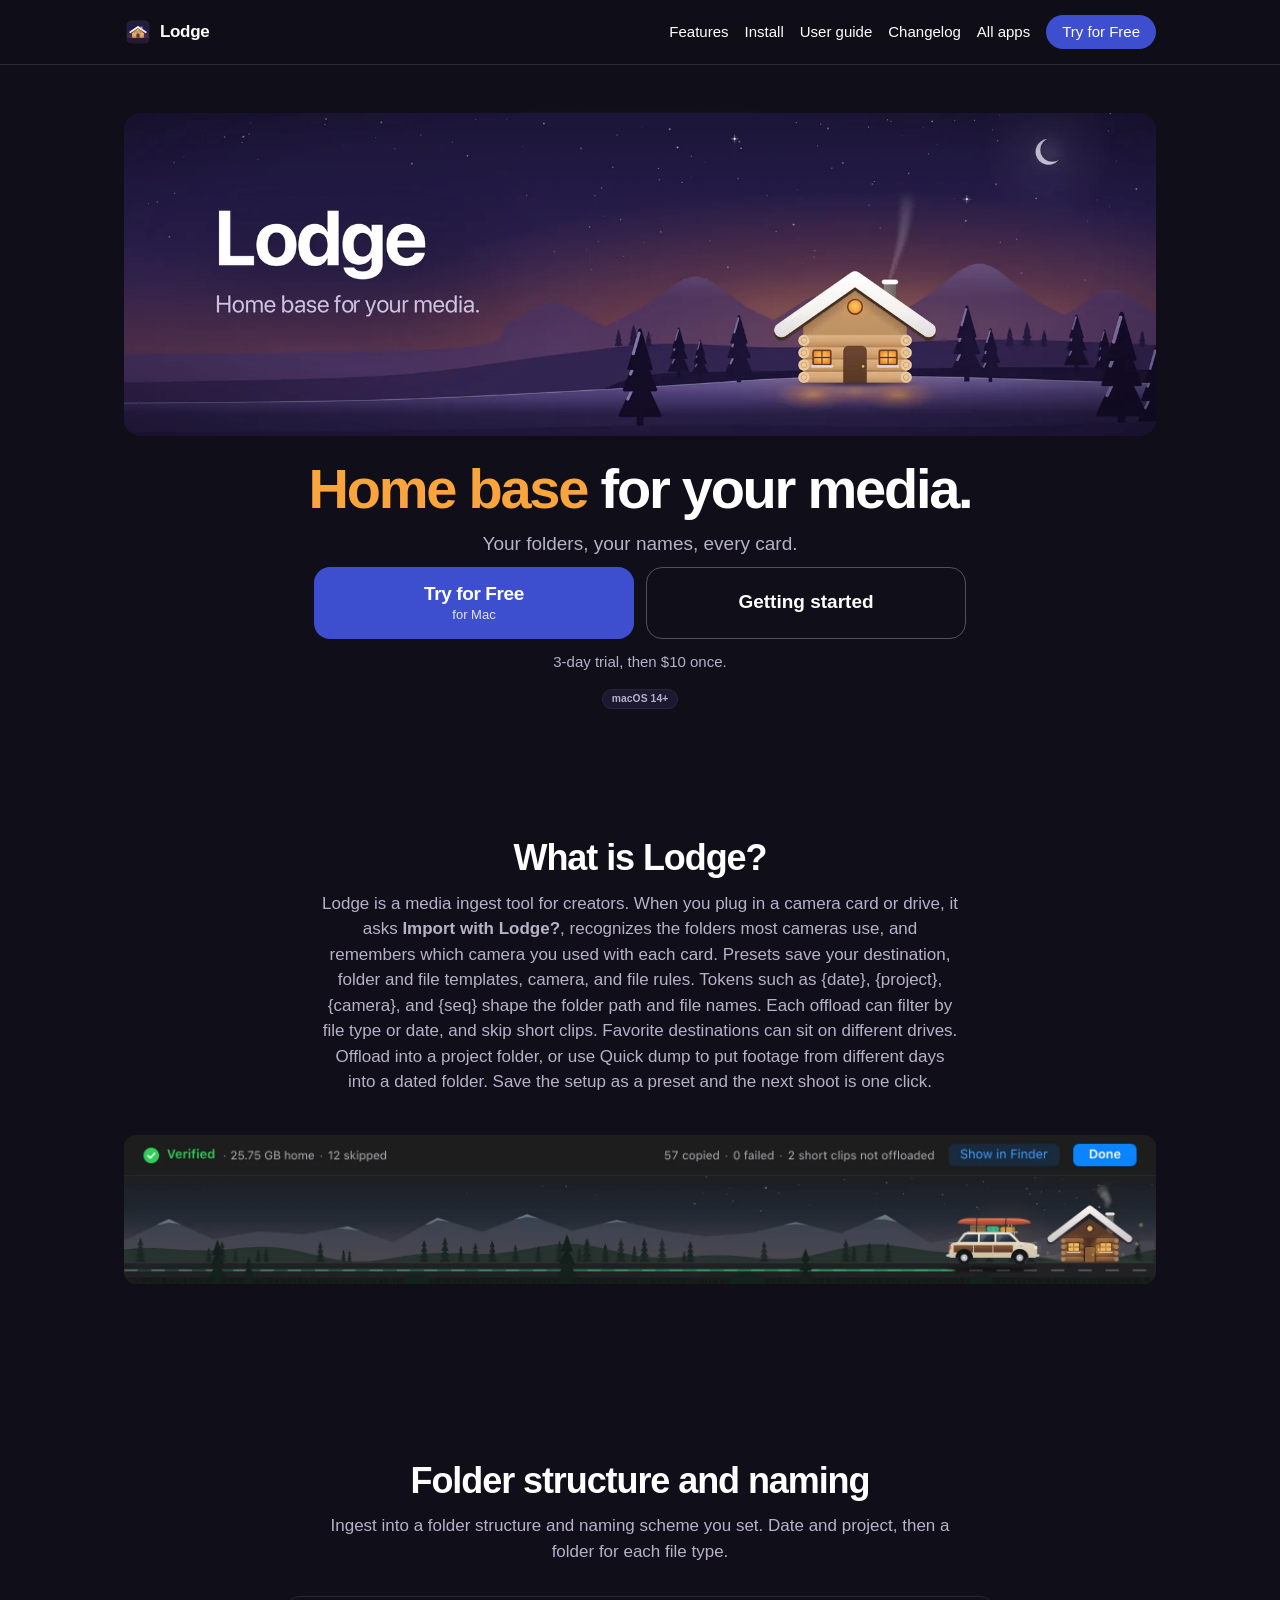
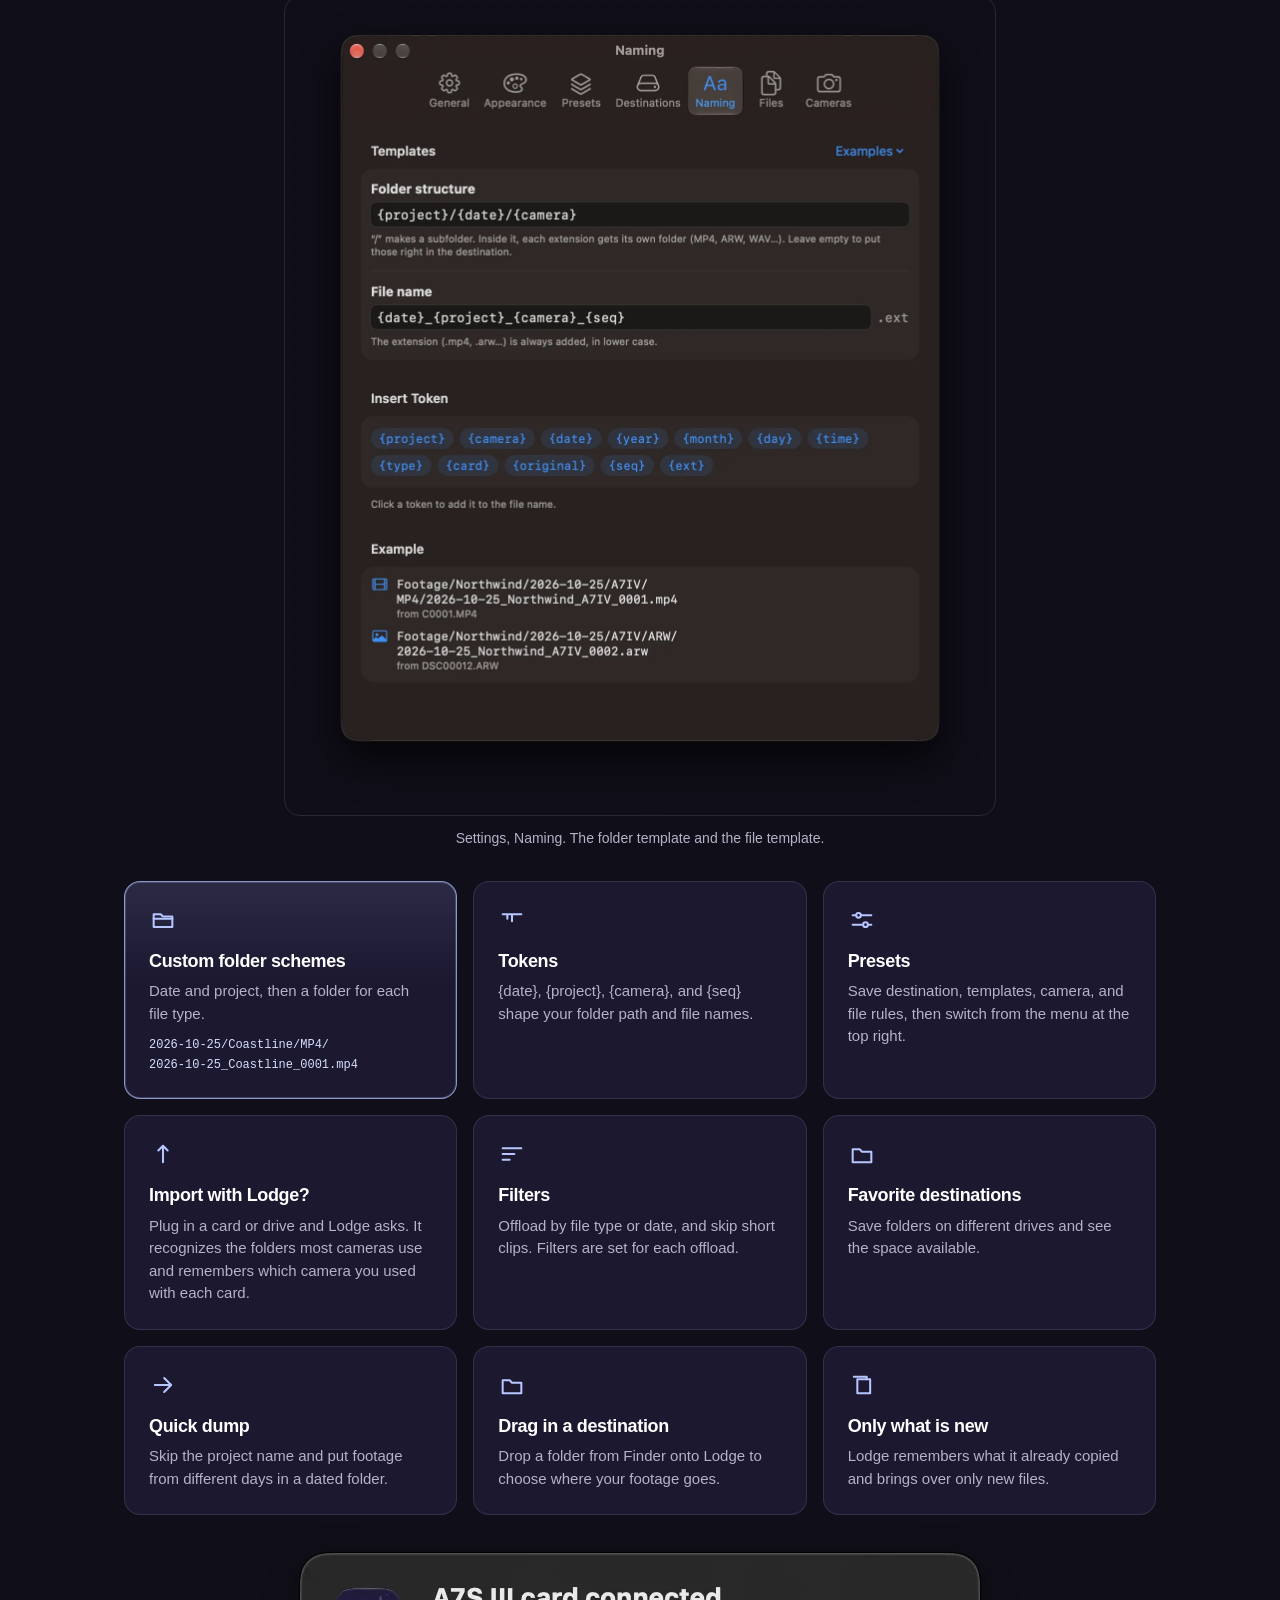
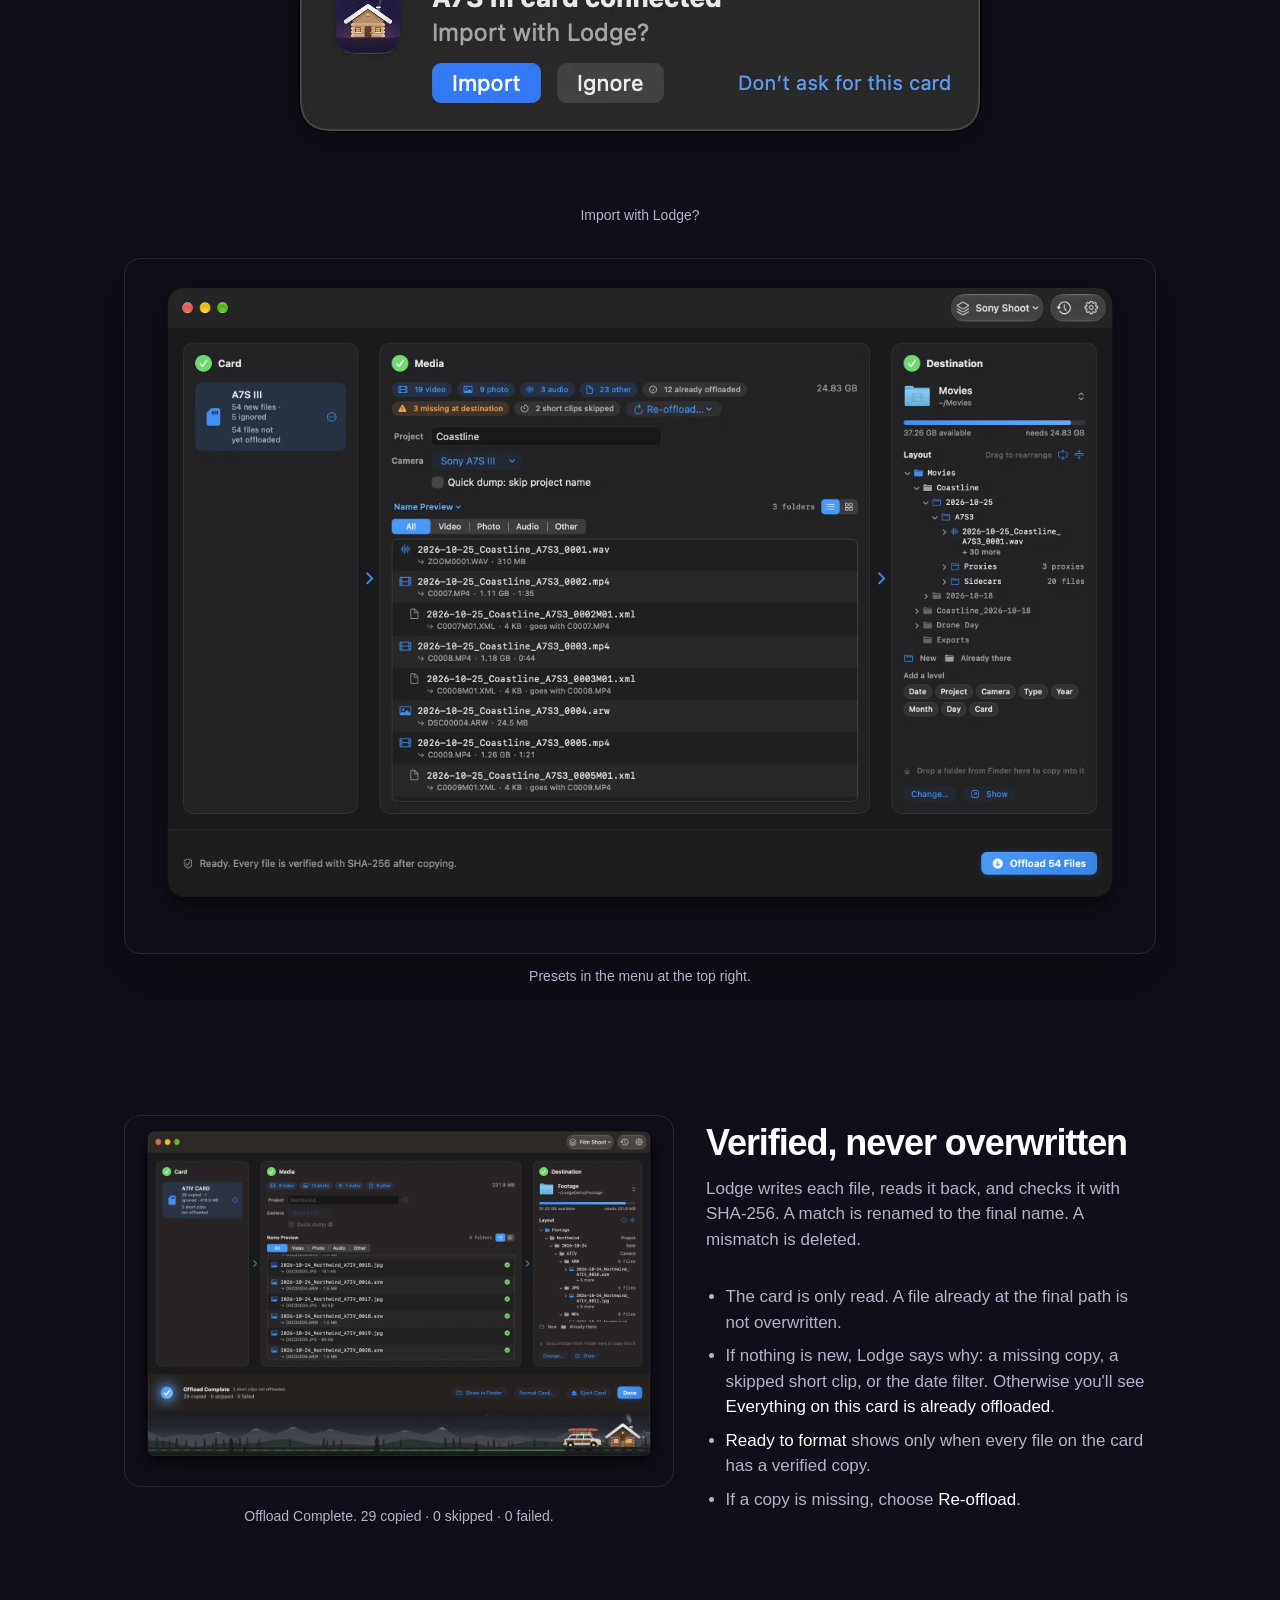
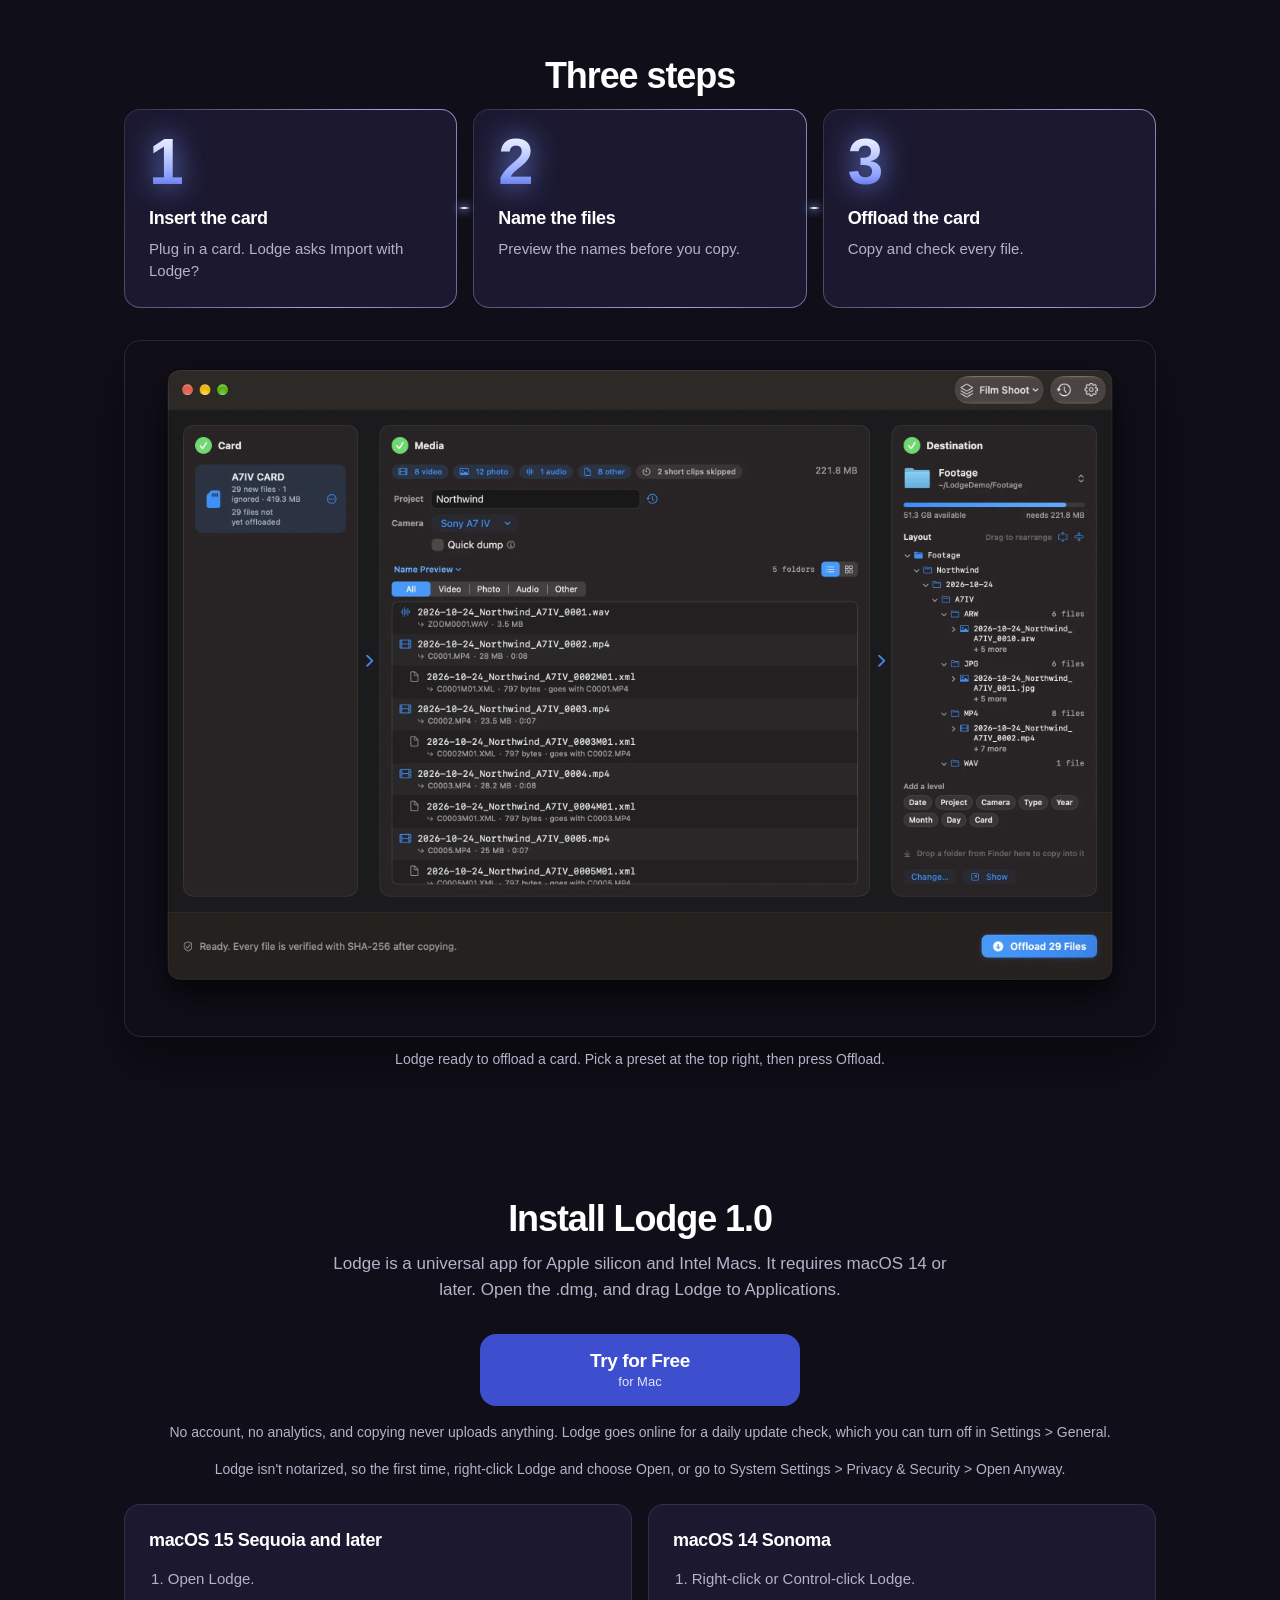
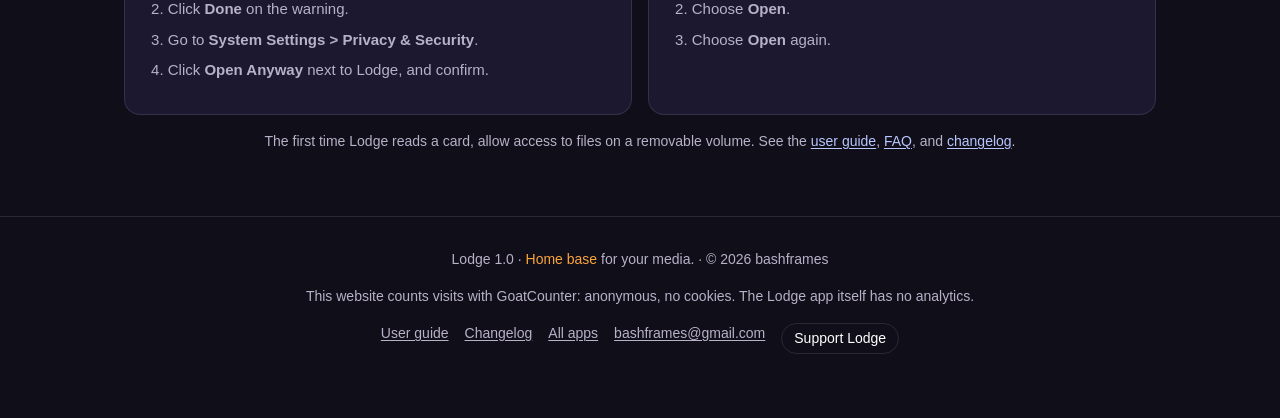
<file: lodge/index.html>
<!DOCTYPE html>
<html lang="en">
<head>
  <meta charset="utf-8">
  <meta name="viewport" content="width=device-width, initial-scale=1">
  <title>Lodge — Home base for your media.</title>
  <meta name="description" content="Home base for your media. Your folders, your names, every card.">
  <meta name="author" content="bashframes">
  <meta name="theme-color" content="#100e18">
  <meta name="color-scheme" content="dark">
  <link rel="canonical" href="https://bashfra.me/lodge/">
  <link rel="icon" href="assets/favicon.ico" sizes="any">
  <link rel="icon" href="assets/favicon.png" type="image/png" sizes="32x32">
  <link rel="apple-touch-icon" href="assets/apple-touch-icon.png">

  <meta property="og:type" content="website">
  <meta property="og:site_name" content="Lodge">
  <meta property="og:url" content="https://bashfra.me/lodge/">
  <meta property="og:title" content="Lodge — Home base for your media.">
  <meta property="og:description" content="Home base for your media. Your folders, your names, every card.">
  <meta property="og:image" content="https://bashfra.me/lodge/assets/lodge-social-preview.png?v=3">
  <meta property="og:image:width" content="1200">
  <meta property="og:image:height" content="630">
  <meta property="og:image:alt" content="Lodge app banner">

  <meta name="twitter:card" content="summary_large_image">
  <meta name="twitter:title" content="Lodge — Home base for your media.">
  <meta name="twitter:description" content="Home base for your media. Your folders, your names, every card.">
  <meta name="twitter:image" content="https://bashfra.me/lodge/assets/lodge-social-preview.png?v=3">
  <meta name="twitter:image:alt" content="Lodge app banner">

  <style>
    :root {
      --bg: #100e18;
      --ink: #ffffff;
      --muted: #b7b1c9;
      --accent: #b7c6ff;
      --button: #3d4fce;
      --button-hover: #4d5ed6;
      --card: #1b1830;
      --line: rgba(230, 220, 255, 0.12);
      --font: -apple-system, BlinkMacSystemFont, "SF Pro Display", "SF Pro Text", "Segoe UI", Helvetica, Arial, sans-serif;
      --mono: ui-monospace, "SF Mono", Menlo, Consolas, monospace;
      --max: 1080px;
      --space-1: 4px;
      --space-2: 8px;
      --space-3: 12px;
      --space-4: 16px;
      --space-5: 24px;
      --space-6: 32px;
      --space-7: 48px;
      --space-8: 64px;
      --h1: clamp(40px, 6vw, 56px);
      --h2: clamp(28px, 4vw, 36px);
      --h3: 18px;
      --body: 17px;
      --small: 15px;
      --radius: 16px;
    }

    * { box-sizing: border-box; }
    html { scroll-behavior: smooth; }
    body {
      margin: 0;
      background: var(--bg);
      color: var(--ink);
      font-family: var(--font);
      font-size: var(--body);
      line-height: 1.5;
      text-rendering: optimizeLegibility;
    }
    img { max-width: 100%; height: auto; }
    a { color: var(--accent); text-decoration-thickness: 1px; text-underline-offset: 0.16em; }
    .accent { color: #FAA43E; }
    a:hover { color: #d7e0ff; }
    :focus-visible {
      outline: 3px solid var(--accent);
      outline-offset: 3px;
    }
    h1, h2, h3, p, ul, ol { overflow-wrap: break-word; }

    .skip {
      position: absolute;
      left: var(--space-4);
      top: -48px;
      background: var(--button);
      color: #fff;
      padding: var(--space-2) var(--space-3);
      border-radius: 8px;
      z-index: 5;
    }
    .skip:focus { top: var(--space-3); }

    .wrap {
      width: min(var(--max), 100%);
      margin-inline: auto;
      padding-inline: var(--space-5);
    }

    .nav {
      position: sticky;
      top: 0;
      z-index: 4;
      background: rgba(16, 14, 24, 0.86);
      border-bottom: 1px solid var(--line);
      backdrop-filter: saturate(140%) blur(16px);
    }
    .nav-inner {
      display: flex;
      align-items: center;
      justify-content: space-between;
      gap: var(--space-4);
      min-height: 64px;
      padding-block: var(--space-3);
    }
    .brand {
      display: inline-flex;
      align-items: center;
      gap: var(--space-2);
      color: var(--ink);
      font-weight: 600;
      letter-spacing: -0.02em;
      text-decoration: none;
      flex: none;
    }
    .brand img { width: 28px; height: 28px; max-width: none; }
    .nav-links {
      display: flex;
      flex-wrap: wrap;
      justify-content: flex-end;
      gap: var(--space-2) var(--space-4);
      align-items: center;
      margin: 0;
      padding: 0;
    }
    .nav-links a {
      color: var(--ink);
      text-decoration: none;
      font-size: var(--small);
      line-height: 1.2;
    }
    .nav-links a:hover { color: var(--accent); }
    .nav-links .download {
      color: #fff;
      background: var(--button);
      border-radius: 980px;
      padding: var(--space-2) var(--space-4);
    }
    .nav-links .download:hover { background: var(--button-hover); color: #fff; }

    .hero {
      position: relative;
      padding-block: var(--space-7) var(--space-8);
      text-align: center;
    }
    .hero::before {
      content: "";
      position: absolute;
      left: 50%;
      top: var(--space-6);
      width: min(820px, 100%);
      height: 280px;
      transform: translateX(-50%);
      background: radial-gradient(ellipse at center, rgba(120, 100, 190, 0.22), rgba(120, 100, 190, 0) 70%);
      pointer-events: none;
    }
    .hero-inner { position: relative; }
    .hero img.header {
      width: 100%;
      display: block;
      margin: 0 auto var(--space-5);
      border-radius: var(--radius);
      aspect-ratio: 1600 / 500;
      object-fit: cover;
    }
    h1 {
      margin: 0 0 var(--space-3);
      font-size: var(--h1);
      font-weight: 650;
      letter-spacing: -0.04em;
      line-height: 1.05;
    }
    .lede {
      max-width: 38rem;
      margin: 0 auto var(--space-2);
      color: var(--muted);
      font-size: 19px;
      line-height: 1.5;
    }
    .actions {
      display: flex;
      flex-wrap: wrap;
      gap: var(--space-3);
      justify-content: center;
      align-items: center;
      margin: 0 0 var(--space-3);
    }
    a.trial {
      display: inline-flex;
      flex-direction: column;
      align-items: center;
      justify-content: center;
      gap: 2px;
      box-sizing: border-box;
      width: 320px;
      max-width: 100%;
      height: 72px;
      background: var(--button);
      color: #fff;
      text-decoration: none;
      font-family: var(--font);
      font-weight: 600;
      font-size: 19px;
      line-height: 1.15;
      letter-spacing: -0.02em;
      border-radius: var(--radius);
      border: 1px solid transparent;
      padding: 0 var(--space-4);
    }
    a.trial:hover { background: var(--button-hover); color: #fff; }
    a.trial small {
      font-size: 13px;
      font-weight: 500;
      letter-spacing: 0;
      line-height: 1.2;
      opacity: 0.85;
    }
    .button {
      display: inline-flex;
      align-items: center;
      justify-content: center;
      background: var(--button);
      color: #fff;
      text-decoration: none;
      font-weight: 600;
      line-height: 1.2;
      border-radius: 12px;
      padding: var(--space-3) var(--space-4);
      border: 1px solid transparent;
    }
    .button:hover { background: var(--button-hover); color: #fff; }
    .button.secondary {
      background: transparent;
      color: var(--ink);
      border-color: rgba(255, 255, 255, 0.28);
    }
    .button.secondary:hover { border-color: var(--accent); color: var(--ink); background: transparent; }
    .actions .button {
      box-sizing: border-box;
      width: 320px;
      max-width: 100%;
      height: 72px;
      border-radius: var(--radius);
      font-size: 19px;
    }
    .pay {
      margin: 0 0 var(--space-4);
      color: var(--muted);
      font-size: var(--small);
      line-height: 1.5;
    }
    .badges {
      display: flex;
      flex-wrap: wrap;
      gap: var(--space-2);
      justify-content: center;
      align-items: center;
      margin: 0;
    }
    .badges img { height: 20px; width: auto; max-width: none; }

    .shot {
      display: block;
      width: 100%;
      margin: var(--space-6) 0 0;
      border-radius: var(--radius);
      border: 1px solid var(--line);
      box-shadow: 0 24px 48px rgba(0, 0, 0, 0.4);
    }
    .shot-figure.natural-shot {
      width: fit-content;
      max-width: 100%;
      margin: 0 auto var(--space-6);
    }
    .natural-shot img {
      width: auto;
      max-width: 100%;
      height: auto;
      margin-inline: auto;
    }
    .shot-figure.naming-shot {
      max-width: 712px;
      margin: 0 auto var(--space-6);
    }
    .naming-shot img {
      display: block;
      width: 100%;
      height: auto;
      border-radius: var(--radius);
      border: 1px solid var(--line);
    }
    .shot-figure { margin: 0; min-width: 0; }
    .caption {
      color: var(--muted);
      font-size: 14px;
      line-height: 1.5;
      text-align: center;
      margin: var(--space-3) 0 0;
    }

    .motion {
      display: block;
      margin: 0;
      max-width: 100%;
      min-width: 0;
    }
    .motion video,
    .motion .motion-still {
      display: block;
      width: 100%;
      max-width: 100%;
      height: auto;
      aspect-ratio: var(--motion-ratio);
      object-fit: contain;
      border-radius: 12px;
    }
    .motion .motion-still { display: none; }
    .motion .wagon-narrow { display: none; }
    .motion-wagon {
      --motion-ratio: 2120 / 306;
      width: min(1060px, 100%);
      margin: 0 auto var(--space-6);
    }

    section { padding-block: var(--space-8); }
    h2 {
      font-size: var(--h2);
      font-weight: 650;
      letter-spacing: -0.03em;
      line-height: 1.15;
      margin: 0 0 var(--space-3);
      text-align: center;
    }
    .section-intro {
      color: var(--muted);
      max-width: 40rem;
      margin: 0 auto var(--space-6);
      line-height: 1.5;
      text-align: center;
    }
    .pair h2,
    .pair .section-intro {
      text-align: left;
      margin-inline: 0;
    }
    #what .section-intro { margin-bottom: 0; }
    #what .motion-wagon { margin: 40px auto 48px; }
    #install .note { text-align: center; }

    .features {
      display: grid;
      grid-template-columns: repeat(3, minmax(0, 1fr));
      gap: var(--space-4);
      align-items: stretch;
      margin: 0;
    }
    .card {
      display: flex;
      flex-direction: column;
      align-items: flex-start;
      height: 100%;
      margin: 0;
      background: var(--card);
      border: 1px solid var(--line);
      border-radius: var(--radius);
      padding: var(--space-5);
      min-width: 0;
    }
    .icon {
      display: block;
      width: 28px;
      height: 28px;
      margin: 0 0 var(--space-4);
      flex: none;
      color: var(--accent);
    }
    .features h3,
    .steps h3,
    .install-grid h3 {
      margin: 0 0 var(--space-2);
      font-size: var(--h3);
      font-weight: 650;
      letter-spacing: -0.02em;
      line-height: 1.25;
    }
    .features h3 { min-height: 1.25em; }
    .card p,
    .steps p { margin: 0; color: var(--muted); font-size: var(--small); line-height: 1.5; }
    .features > .card {
      align-self: stretch;
      height: 100%;
    }
    .card.lead {
      border-color: rgba(183, 198, 255, 0.72);
      background:
        linear-gradient(180deg, rgba(183, 198, 255, 0.1), rgba(183, 198, 255, 0) 48%),
        var(--card);
      box-shadow: inset 0 0 0 1px rgba(183, 198, 255, 0.22);
    }
    .scheme {
      display: block;
      max-width: 100%;
      margin-top: var(--space-3);
      color: #d7e0ff;
      font-size: 12px;
      line-height: 1.45;
      white-space: nowrap;
      overflow: hidden;
      text-overflow: ellipsis;
      overflow-wrap: normal;
    }
    .scheme + .scheme { margin-top: 2px; }
    @media (max-width: 800px) {
      .scheme { white-space: normal; overflow-wrap: anywhere; }
    }
    code {
      font-family: var(--mono);
      font-size: 0.92em;
      color: #e5e5ea;
      overflow-wrap: anywhere;
    }

    .steps {
      position: relative;
      display: grid;
      grid-template-columns: repeat(3, minmax(0, 1fr));
      gap: var(--space-4);
      margin: 0;
      padding: 0;
      list-style: none;
    }
    .steps li {
      position: relative;
      z-index: 1;
      display: flex;
      flex-direction: column;
      align-items: flex-start;
      height: 100%;
      margin: 0;
      border: 1px solid transparent;
      border-radius: var(--radius);
      padding: var(--space-5);
      min-width: 0;
      background-image:
        linear-gradient(var(--card), var(--card)),
        linear-gradient(110deg, rgba(183, 198, 255, 0.18), rgba(183, 198, 255, 0.85), rgba(142, 160, 239, 0.22), rgba(183, 198, 255, 0.18));
      background-origin: border-box;
      background-clip: padding-box, border-box;
      background-size: 100% 100%, 220% 100%;
      animation: step-shimmer 9s linear infinite;
    }
    .steps li.will-enter {
      opacity: 0;
      transform: translateY(10px);
    }
    .steps li.is-in {
      animation: step-in 0.7s ease var(--stagger, 0ms) both, step-shimmer 9s linear infinite;
    }
    .steps li:not(:last-child)::after {
      content: "";
      position: absolute;
      z-index: 0;
      top: 50%;
      left: calc(100% + 3px);
      width: 10px;
      height: 2px;
      transform: translateY(-50%);
      pointer-events: none;
      border-radius: 2px;
      background: linear-gradient(90deg, rgba(94, 116, 230, 0.35), #ffffff 50%, rgba(183, 198, 255, 0.45));
      box-shadow: 0 0 8px 1px rgba(143, 164, 255, 0.85);
    }
    .num {
      position: relative;
      z-index: 1;
      display: inline-block;
      margin: 0 0 var(--space-4);
      font-weight: 650;
      font-size: 64px;
      letter-spacing: -0.04em;
      line-height: 0.9;
      flex: none;
    }
    .num span {
      background-image: linear-gradient(180deg, #ffffff 0%, #d5defe 30%, #8ea2ff 68%, #3d4fce 100%);
      -webkit-background-clip: text;
      background-clip: text;
      -webkit-text-fill-color: transparent;
      color: transparent;
      filter: drop-shadow(0 0 14px rgba(120, 146, 255, 0.95));
    }

    .pair {
      display: grid;
      grid-template-columns: minmax(0, 1.1fr) minmax(0, 0.9fr);
      gap: var(--space-6);
      align-items: center;
    }
    .pair img {
      width: 100%;
      border-radius: var(--radius);
      border: 1px solid var(--line);
    }
    .verified ul {
      margin: var(--space-4) 0 0;
      padding-left: 1.15em;
      color: var(--muted);
    }
    .verified li { margin: var(--space-2) 0; line-height: 1.5; }
    .verified li span { color: var(--ink); }

    .install-grid {
      display: grid;
      grid-template-columns: repeat(2, minmax(0, 1fr));
      gap: var(--space-4);
      margin-top: var(--space-5);
    }
    .install-grid ol {
      margin: 0;
      padding-left: 1.25em;
      color: var(--muted);
      font-size: var(--small);
      line-height: 1.5;
    }
    .install-grid li { margin: var(--space-2) 0; }
    .install-grid .card p { margin-top: var(--space-3); }
    .note {
      font-size: 14px;
      line-height: 1.5;
      color: var(--muted);
      margin: var(--space-4) 0 0;
    }
    .download-row { margin: 0; text-align: center; }

    footer {
      border-top: 1px solid var(--line);
      padding-block: var(--space-6) var(--space-8);
      color: var(--muted);
      font-size: 14px;
      line-height: 1.5;
    }
    footer .wrap {
      display: flex;
      flex-direction: column;
      flex-wrap: wrap;
      gap: var(--space-4);
      justify-content: center;
      align-items: center;
      text-align: center;
    }
    footer p { margin: 0; }
    footer nav { display: flex; flex-wrap: wrap; gap: var(--space-2) var(--space-4); justify-content: center; }
    footer a { color: var(--muted); }
    footer a.support {
      color: var(--ink);
      border: 1px solid var(--line);
      border-radius: 980px;
      padding: var(--space-1) var(--space-3);
      text-decoration: none;
    }
    footer a.support:hover { color: var(--accent); border-color: var(--accent); }

    @keyframes step-shimmer {
      to { background-position: 0 0, 220% 0; }
    }
    @keyframes step-in {
      from { opacity: 0; transform: translateY(10px); }
      to { opacity: 1; transform: none; }
    }
    @media (max-width: 800px) {
      .pair, .install-grid, .steps { grid-template-columns: 1fr; }
      .steps li:not(:last-child)::after {
        top: calc(100% + 3px);
        left: 50%;
        width: 2px;
        height: 10px;
        transform: translateX(-50%);
        background: linear-gradient(180deg, rgba(94, 116, 230, 0.35), #ffffff 50%, rgba(183, 198, 255, 0.45));
      }
      .features { grid-template-columns: repeat(2, minmax(0, 1fr)); }
      .features h3 { min-height: 0; }
      section { padding-block: var(--space-7); }
      .hero { padding-block: var(--space-6) var(--space-7); }
      .pair h2, .pair .section-intro { text-align: center; margin-inline: auto; }
    }
    @media (max-width: 480px) {
      .hero img.header { aspect-ratio: 1200 / 900; }
      .motion-wagon { --motion-ratio: 1060 / 306; }
      #what .motion-wagon { margin: 24px auto 32px; }
      .motion .wagon-wide { display: none; }
      .motion video.wagon-narrow { display: block; }
      .wrap { padding-inline: var(--space-4); }
      .features { grid-template-columns: 1fr; }
      .nav-inner { flex-wrap: nowrap; min-height: 56px; }
      .nav-links { flex-wrap: nowrap; gap: var(--space-2) var(--space-3); }
      .nav-links a { white-space: nowrap; }
      .nav-links .download { padding-inline: var(--space-3); }
      .nav-links a:not(.download):not(.guide):not(.apps) { display: none; }
    }
    @media (prefers-reduced-motion: reduce) {
      html { scroll-behavior: auto; }
      .motion video { display: none; }
      .motion .motion-still.wagon-wide { display: block; }
      .motion .motion-still.wagon-narrow { display: none; }
      .steps li,
      .steps li.will-enter,
      .steps li.is-in {
        animation: none;
        opacity: 1;
        transform: none;
      }
      .steps li:not(:last-child)::after { box-shadow: none; }
    }
    @media (max-width: 480px) and (prefers-reduced-motion: reduce) {
      .motion .motion-still.wagon-wide { display: none; }
      .motion .motion-still.wagon-narrow { display: block; }
    }
  </style>
</head>
<body id="top">
  <a class="skip" href="#main">Skip to content</a>
  <header class="nav">
    <div class="wrap nav-inner">
      <a class="brand" href="#top">
        <img src="assets/app-icon/lodge-cabin-small.svg" width="28" height="28" alt="">
        Lodge
      </a>
      <nav class="nav-links" aria-label="Primary">
        <a href="#features">Features</a>
        <a href="#install">Install</a>
        <a class="guide" href="user-guide.html">User guide</a>
        <a href="changelog.html">Changelog</a>
        <a class="apps" href="https://bashfra.me/apps/">All apps</a>
        <a class="download" href="https://dl.bashfra.me/lodge/Lodge-1.0.dmg" data-goatcounter-click="lodge-dmg-download" data-goatcounter-title="Lodge DMG download">Try for Free</a>
      </nav>
    </div>
  </header>

  <main id="main">
    <div class="hero">
      <div class="hero-inner wrap">
        <picture>
          <source media="(max-width: 480px)" srcset="assets/lodge-header-dark-mobile.webp">
          <img class="header" src="assets/lodge-header-dark.webp" width="1600" height="500" alt="Lodge. Home base for your media. A log cabin at night, with pines and mountains.">
        </picture>
        <h1><span class="accent">Home base</span> for your media.</h1>
        <p class="lede">Your folders, your names, every card.</p>
        <div class="actions">
          <a class="trial" href="https://dl.bashfra.me/lodge/Lodge-1.0.dmg" data-goatcounter-click="lodge-dmg-download" data-goatcounter-title="Lodge DMG download"><span>Try for Free</span><small>for Mac</small></a>
          <a class="button secondary" href="getting-started.html">Getting started</a>
        </div>
        <p class="pay">3-day trial, then $10 once.</p>
        <p class="badges">
          <img alt="macOS 14 or later" src="assets/macos-14-badge.svg" width="92" height="24">
        </p>
      </div>
    </div>

    <section id="what" aria-labelledby="what-title">
      <div class="wrap">
        <h2 id="what-title">What is Lodge?</h2>
        <p class="section-intro">Lodge is a media ingest tool for creators. When you plug in a camera card or drive, it asks <strong>Import with Lodge?</strong>, recognizes the folders most cameras use, and remembers which camera you used with each card. Presets save your destination, folder and file templates, camera, and file rules. Tokens such as {date}, {project}, {camera}, and {seq} shape the folder path and file names. Each offload can filter by file type or date, and skip short clips. Favorite destinations can sit on different drives. Offload into a project folder, or use Quick dump to put footage from different days into a dated folder. Save the setup as a preset and the next shoot is one click.</p>
        <figure class="motion motion-wagon">
          <video class="wagon-wide" autoplay muted loop playsinline preload="metadata" poster="assets/motion/lodge-wagon-progress@2x.webp" width="1060" height="153" aria-label="A wagon crossing the copy progress bar.">
            <source src="assets/motion/lodge-wagon-progress@2x.mp4" type="video/mp4">
          </video>
          <video class="wagon-narrow" autoplay muted loop playsinline preload="metadata" poster="assets/motion/lodge-wagon-progress-mobile@2x.webp" width="1060" height="306" aria-label="A wagon crossing the copy progress bar.">
            <source src="assets/motion/lodge-wagon-progress-mobile@2x.mp4" type="video/mp4">
          </video>
          <img class="motion-still wagon-wide" src="assets/motion/lodge-wagon-progress@2x.webp" width="1060" height="153" alt="A wagon crossing the copy progress bar.">
          <img class="motion-still wagon-narrow" src="assets/motion/lodge-wagon-progress-mobile@2x.webp" width="1060" height="306" alt="A wagon crossing the copy progress bar.">
        </figure>
      </div>
    </section>

    <section id="features">
      <div class="wrap">
        <h2>Folder structure and naming</h2>
        <p class="section-intro">Ingest into a folder structure and naming scheme you set. Date and project, then a folder for each file type.</p>
        <figure class="shot-figure naming-shot">
          <img src="assets/screenshots/settings-naming.webp" width="712" height="820" alt="Settings, Naming. The folder template and the file template.">
          <figcaption class="caption">Settings, Naming. The folder template and the file template.</figcaption>
        </figure>
        <div class="features">
          <article class="card lead">
            <svg class="icon" viewBox="0 0 24 24" aria-hidden="true" fill="none" stroke="currentColor" stroke-width="1.75" stroke-linecap="round" stroke-linejoin="round"><path d="M4 7h6l2 2h8v9H4z"/><path d="M4 11h16"/></svg>
            <h3>Custom folder schemes</h3>
            <p>Date and project, then a folder for each file type.</p>
            <code class="scheme">2026-10-25/Coastline/MP4/</code>
            <code class="scheme">2026-10-25_Coastline_0001.mp4</code>
          </article>
          <article class="card">
            <svg class="icon" viewBox="0 0 24 24" aria-hidden="true" fill="none" stroke="currentColor" stroke-width="1.75" stroke-linecap="round" stroke-linejoin="round"><path d="M4 7h16M8 7v4M12 7v6"/></svg>
            <h3>Tokens</h3>
            <p>{date}, {project}, {camera}, and {seq} shape your folder path and file names.</p>
          </article>
          <article class="card">
            <svg class="icon" viewBox="0 0 24 24" aria-hidden="true" fill="none" stroke="currentColor" stroke-width="1.75" stroke-linecap="round" stroke-linejoin="round"><path d="M4 8h16M4 16h16"/><circle cx="9" cy="8" r="2" fill="var(--card)"/><circle cx="15" cy="16" r="2" fill="var(--card)"/></svg>
            <h3>Presets</h3>
            <p>Save destination, templates, camera, and file rules, then switch from the menu at the top right.</p>
          </article>
          <article class="card">
            <svg class="icon" viewBox="0 0 24 24" aria-hidden="true" fill="none" stroke="currentColor" stroke-width="1.75" stroke-linecap="round" stroke-linejoin="round"><path d="M12 5v14M8 9l4-4 4 4"/></svg>
            <h3>Import with Lodge?</h3>
            <p>Plug in a card or drive and Lodge asks. It recognizes the folders most cameras use and remembers which camera you used with each card.</p>
          </article>
          <article class="card">
            <svg class="icon" viewBox="0 0 24 24" aria-hidden="true" fill="none" stroke="currentColor" stroke-width="1.75" stroke-linecap="round" stroke-linejoin="round"><path d="M4 7h16M4 12h10M4 17h6"/></svg>
            <h3>Filters</h3>
            <p>Offload by file type or date, and skip short clips. Filters are set for each offload.</p>
          </article>
          <article class="card">
            <svg class="icon" viewBox="0 0 24 24" aria-hidden="true" fill="none" stroke="currentColor" stroke-width="1.75" stroke-linecap="round" stroke-linejoin="round"><path d="M4 8h6l2 2h8v9H4z"/></svg>
            <h3>Favorite destinations</h3>
            <p>Save folders on different drives and see the space available.</p>
          </article>
          <article class="card">
            <svg class="icon" viewBox="0 0 24 24" aria-hidden="true" fill="none" stroke="currentColor" stroke-width="1.75" stroke-linecap="round" stroke-linejoin="round"><path d="M5 12h14M13 6l6 6-6 6"/></svg>
            <h3>Quick dump</h3>
            <p>Skip the project name and put footage from different days in a dated folder.</p>
          </article>
          <article class="card">
            <svg class="icon" viewBox="0 0 24 24" aria-hidden="true" fill="none" stroke="currentColor" stroke-width="1.75" stroke-linecap="round" stroke-linejoin="round"><path d="M4 8h6l2 2h8v9H4z"/></svg>
            <h3>Drag in a destination</h3>
            <p>Drop a folder from Finder onto Lodge to choose where your footage goes.</p>
          </article>
          <article class="card">
            <svg class="icon" viewBox="0 0 24 24" aria-hidden="true" fill="none" stroke="currentColor" stroke-width="1.75" stroke-linecap="round" stroke-linejoin="round"><path d="M8 7h11v12H8z"/><path d="M5 5h11v2"/></svg>
            <h3>Only what is new</h3>
            <p>Lodge remembers what it already copied and brings over only new files.</p>
          </article>
        </div>
        <figure class="shot-figure natural-shot">
          <img src="assets/screenshots/import-prompt-dark.webp" width="772" height="270" alt="The import prompt: Import with Lodge?">
          <figcaption class="caption">Import with Lodge?</figcaption>
        </figure>
        <figure class="shot-figure">
          <img class="shot" src="assets/screenshots/ready-default-dark.webp" width="1352" height="912" alt="Presets in the menu at the top right.">
          <figcaption class="caption">Presets in the menu at the top right.</figcaption>
        </figure>
      </div>
    </section>

    <section id="verified">
      <div class="wrap pair verified">
        <figure class="shot-figure">
          <img src="assets/screenshots/finished-dark.webp" width="2704" height="1824" alt="A finished offload. The bar reads Offload Complete, with 29 copied, 0 skipped, and 0 failed.">
          <figcaption class="caption">Offload Complete. 29 copied · 0 skipped · 0 failed.</figcaption>
        </figure>
        <div>
          <h2>Verified, never overwritten</h2>
          <p class="section-intro">Lodge writes each file, reads it back, and checks it with SHA-256. A match is renamed to the final name. A mismatch is deleted.</p>
          <ul>
            <li>The card is only read. A file already at the final path is not overwritten.</li>
            <li>If nothing is new, Lodge says why: a missing copy, a skipped short clip, or the date filter. Otherwise you'll see <span>Everything on this card is already offloaded</span>.</li>
            <li><span>Ready to format</span> shows only when every file on the card has a verified copy.</li>
            <li>If a copy is missing, choose <span>Re-offload</span>.</li>
          </ul>
        </div>
      </div>
    </section>

    <section id="how" aria-labelledby="how-title">
      <div class="wrap">
        <h2 id="how-title">Three steps</h2>
        <ol class="steps">
          <li>
            <span class="num" aria-hidden="true"><span>1</span></span>
            <h3>Insert the card</h3>
            <p>Plug in a card. Lodge asks Import with Lodge?</p>
          </li>
          <li>
            <span class="num" aria-hidden="true"><span>2</span></span>
            <h3>Name the files</h3>
            <p>Preview the names before you copy.</p>
          </li>
          <li>
            <span class="num" aria-hidden="true"><span>3</span></span>
            <h3>Offload the card</h3>
            <p>Copy and check every file.</p>
          </li>
        </ol>
        <figure class="shot-figure">
          <img class="shot" src="assets/screenshots/ready-dark.webp" width="2704" height="1824" alt="Lodge in Dark mode, ready to offload. The preset menu is at the top right. Offload 29 Files sits along the bottom.">
          <figcaption class="caption">Lodge ready to offload a card. Pick a preset at the top right, then press Offload.</figcaption>
        </figure>
      </div>
    </section>

    <section id="install">
      <div class="wrap">
        <h2>Install Lodge 1.0</h2>
        <p class="section-intro">Lodge is a universal app for Apple silicon and Intel Macs. It requires macOS 14 or later. Open the .dmg, and drag Lodge to Applications.</p>
        <p class="download-row"><a class="trial" href="https://dl.bashfra.me/lodge/Lodge-1.0.dmg" data-goatcounter-click="lodge-dmg-download" data-goatcounter-title="Lodge DMG download"><span>Try for Free</span><small>for Mac</small></a></p>
        <p class="note">No account, no analytics, and copying never uploads anything. Lodge goes online for a daily update check, which you can turn off in Settings &gt; General.</p>
        <p class="note">Lodge isn't notarized, so the first time, right-click Lodge and choose Open, or go to System Settings &gt; Privacy &amp; Security &gt; Open Anyway.</p>
        <div class="install-grid">
          <article class="card">
            <h3>macOS 15 Sequoia and later</h3>
            <ol>
              <li>Open Lodge.</li>
              <li>Click <strong>Done</strong> on the warning.</li>
              <li>Go to <strong>System Settings &gt; Privacy &amp; Security</strong>.</li>
              <li>Click <strong>Open Anyway</strong> next to Lodge, and confirm.</li>
            </ol>
          </article>
          <article class="card">
            <h3>macOS 14 Sonoma</h3>
            <ol>
              <li>Right-click or Control-click Lodge.</li>
              <li>Choose <strong>Open</strong>.</li>
              <li>Choose <strong>Open</strong> again.</li>
            </ol>
          </article>
        </div>
        <p class="note">The first time Lodge reads a card, allow access to files on a removable volume. See the <a href="user-guide.html">user guide</a>, <a href="faq.html">FAQ</a>, and <a href="changelog.html">changelog</a>.</p>
      </div>
    </section>
  </main>

  <footer>
    <div class="wrap">
      <p>Lodge 1.0 · <span class="accent">Home base</span> for your media. · © 2026 bashframes</p>
      <p class="analytics-note">This website counts visits with GoatCounter: anonymous, no cookies. The Lodge app itself has no analytics.</p>
      <nav aria-label="Footer">
        <a class="guide" href="user-guide.html">User guide</a>
        <a href="changelog.html">Changelog</a>
        <a href="https://bashfra.me/apps/">All apps</a>
        <a href="mailto:bashframes@gmail.com">bashframes@gmail.com</a>
        <a class="support" href="https://ko-fi.com/bashframes">Support Lodge</a>
      </nav>
    </div>
  </footer>
  <script>
    (function () {
      if (window.matchMedia("(prefers-reduced-motion: reduce)").matches) return;
      if (!("IntersectionObserver" in window)) return;
      var items = document.querySelectorAll(".steps li");
      if (!items.length) return;
      var observer = new IntersectionObserver(function (entries) {
        entries.forEach(function (entry) {
          if (!entry.isIntersecting) return;
          entry.target.classList.add("is-in");
          observer.unobserve(entry.target);
        });
      }, { threshold: 0.3 });
      Array.prototype.forEach.call(items, function (item, index) {
        item.style.setProperty("--stagger", (index * 80) + "ms");
        item.classList.add("will-enter");
        observer.observe(item);
      });
    })();
  </script>
<script data-goatcounter="https://bashframes.goatcounter.com/count"
        async src="//gc.zgo.at/count.js"></script>
</body>
</html>
</file>
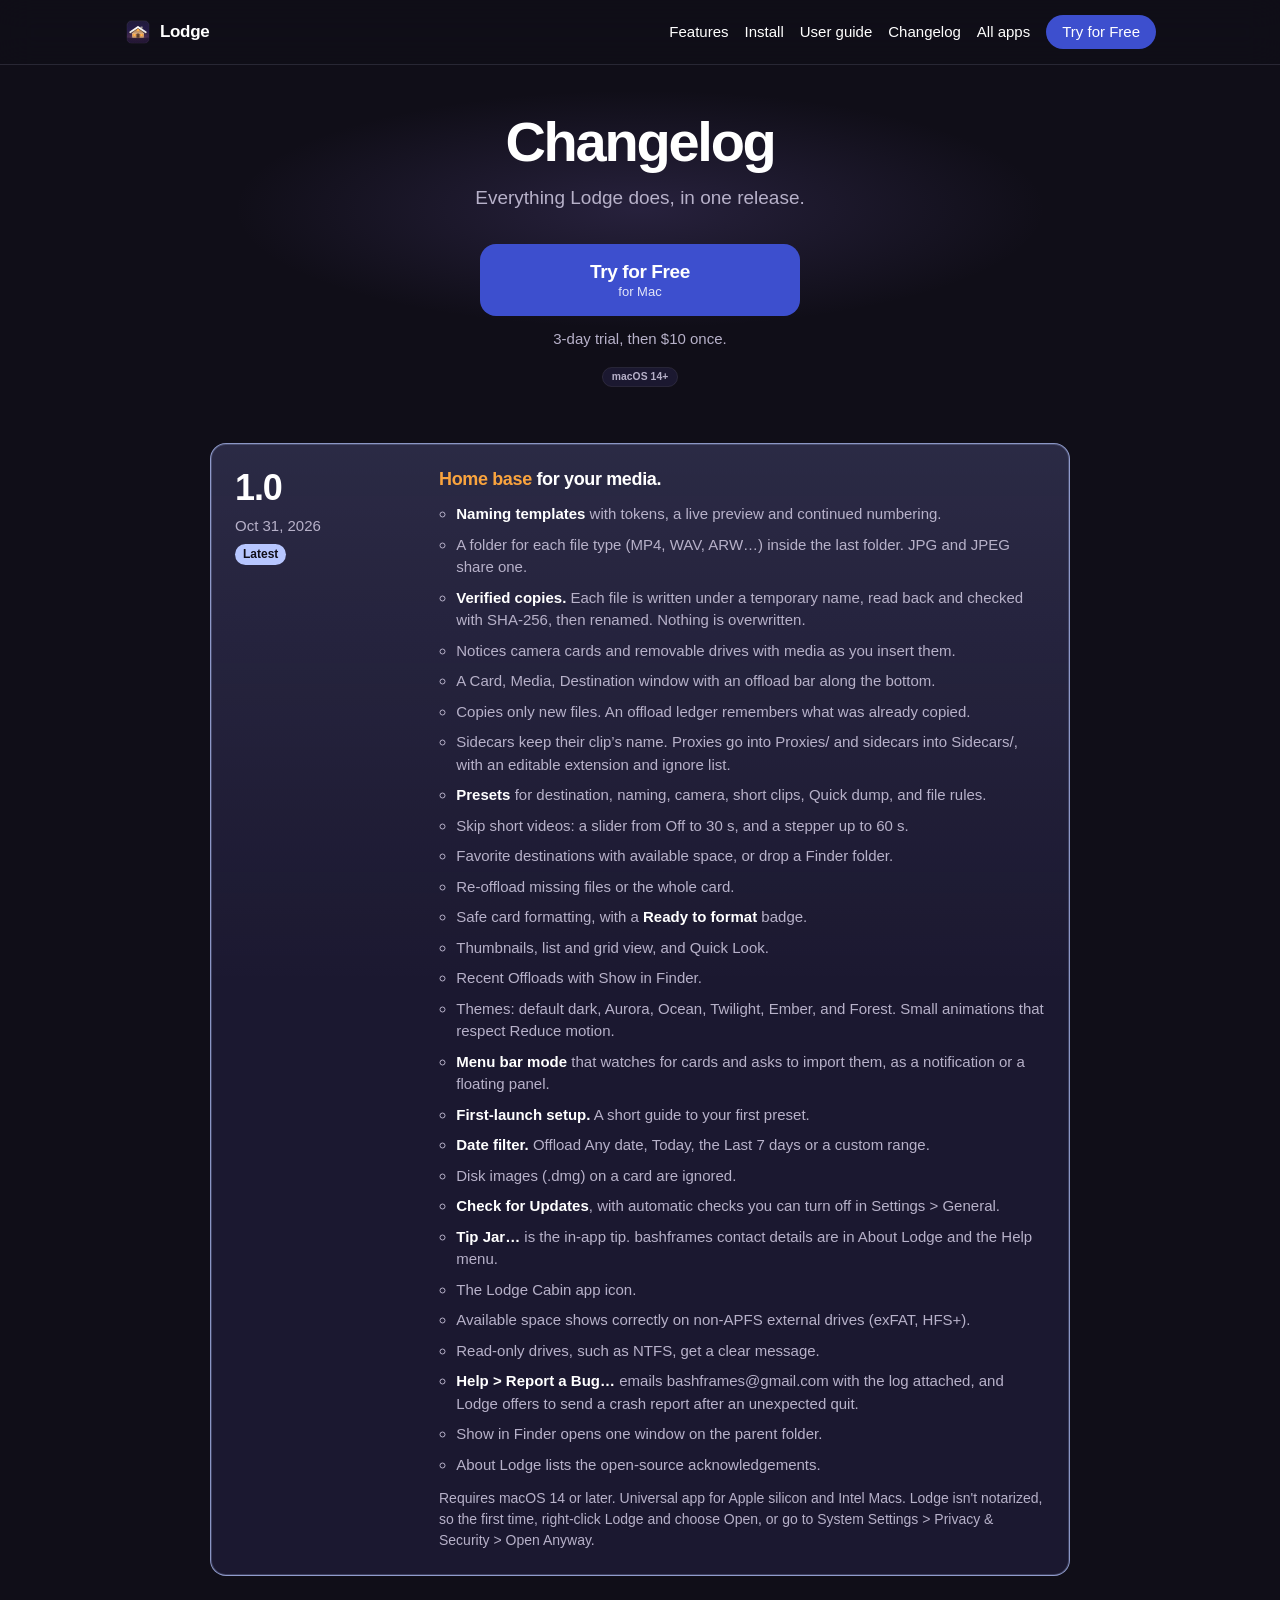
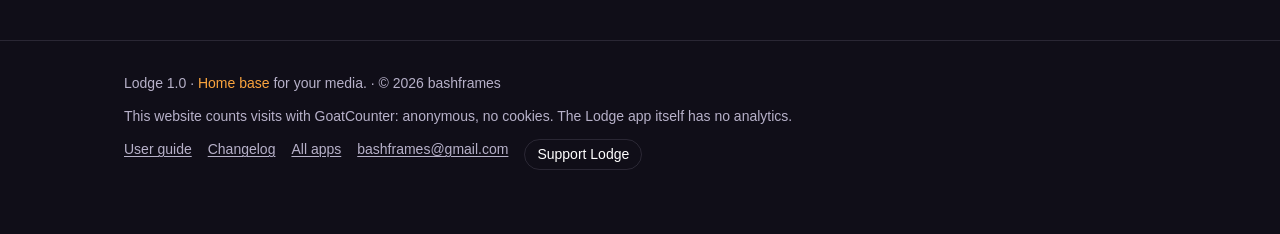
<file: lodge/changelog.html>
<!DOCTYPE html>
<html lang="en">
<head>
  <meta charset="utf-8">
  <meta name="viewport" content="width=device-width, initial-scale=1">
  <title>Changelog · Lodge</title>
  <meta name="description" content="Home base for your media. Your folders, your names, every card. Everything Lodge does, in one release.">
  <meta name="author" content="bashframes">
  <meta name="theme-color" content="#100e18">
  <meta name="color-scheme" content="dark">
  <link rel="canonical" href="https://bashfra.me/lodge/changelog.html">
  <link rel="icon" href="assets/favicon.ico" sizes="any">
  <link rel="icon" href="assets/favicon.png" type="image/png" sizes="32x32">
  <link rel="apple-touch-icon" href="assets/apple-touch-icon.png">

  <meta property="og:type" content="website">
  <meta property="og:site_name" content="Lodge">
  <meta property="og:url" content="https://bashfra.me/lodge/changelog.html">
  <meta property="og:title" content="Changelog · Lodge">
  <meta property="og:description" content="Home base for your media. Your folders, your names, every card. Everything Lodge does, in one release.">
  <meta property="og:image" content="https://bashfra.me/lodge/assets/lodge-social-preview.png?v=3">
  <meta name="twitter:card" content="summary_large_image">
  <meta name="twitter:description" content="Home base for your media. Your folders, your names, every card. Everything Lodge does, in one release.">

  <style>
    :root {
      --bg: #100e18;
      --ink: #ffffff;
      --muted: #b7b1c9;
      --accent: #b7c6ff;
      --button: #3d4fce;
      --button-hover: #4d5ed6;
      --card: #1b1830;
      --line: rgba(230, 220, 255, 0.12);
      --font: -apple-system, BlinkMacSystemFont, "SF Pro Display", "SF Pro Text", "Segoe UI", Helvetica, Arial, sans-serif;
      --mono: ui-monospace, "SF Mono", Menlo, Consolas, monospace;
      --max: 1080px;
      --space-1: 4px;
      --space-2: 8px;
      --space-3: 12px;
      --space-4: 16px;
      --space-5: 24px;
      --space-6: 32px;
      --space-7: 48px;
      --space-8: 64px;
      --h1: clamp(40px, 6vw, 56px);
      --h2: clamp(28px, 4vw, 36px);
      --h3: 18px;
      --body: 17px;
      --small: 15px;
      --radius: 16px;
    }

    * { box-sizing: border-box; }
    html { scroll-behavior: smooth; }
    body {
      margin: 0;
      background: var(--bg);
      color: var(--ink);
      font-family: var(--font);
      font-size: var(--body);
      line-height: 1.5;
      text-rendering: optimizeLegibility;
    }
    img { max-width: 100%; height: auto; }
    a { color: var(--accent); text-decoration-thickness: 1px; text-underline-offset: 0.16em; }
    .accent { color: #FAA43E; }
    a:hover { color: #d7e0ff; }
    :focus-visible {
      outline: 3px solid var(--accent);
      outline-offset: 3px;
    }
    h1, h2, h3, p, ul, ol { overflow-wrap: break-word; }

    .skip {
      position: absolute;
      left: var(--space-4);
      top: -48px;
      background: var(--button);
      color: #fff;
      padding: var(--space-2) var(--space-3);
      border-radius: 8px;
      z-index: 5;
    }
    .skip:focus { top: var(--space-3); }

    .wrap {
      width: min(var(--max), 100%);
      margin-inline: auto;
      padding-inline: var(--space-5);
    }

    .nav {
      position: sticky;
      top: 0;
      z-index: 4;
      background: rgba(16, 14, 24, 0.86);
      border-bottom: 1px solid var(--line);
      backdrop-filter: saturate(140%) blur(16px);
    }
    .nav-inner {
      display: flex;
      align-items: center;
      justify-content: space-between;
      gap: var(--space-4);
      min-height: 64px;
      padding-block: var(--space-3);
    }
    .brand {
      display: inline-flex;
      align-items: center;
      gap: var(--space-2);
      color: var(--ink);
      font-weight: 600;
      letter-spacing: -0.02em;
      text-decoration: none;
      flex: none;
    }
    .brand img { width: 28px; height: 28px; max-width: none; }
    .nav-links {
      display: flex;
      flex-wrap: wrap;
      justify-content: flex-end;
      gap: var(--space-2) var(--space-4);
      align-items: center;
      margin: 0;
      padding: 0;
    }
    .nav-links a {
      color: var(--ink);
      text-decoration: none;
      font-size: var(--small);
      line-height: 1.2;
    }
    .nav-links a:hover { color: var(--accent); }
    .nav-links .download {
      color: #fff;
      background: var(--button);
      border-radius: 980px;
      padding: var(--space-2) var(--space-4);
    }
    .nav-links .download:hover { background: var(--button-hover); color: #fff; }

    .hero {
      position: relative;
      padding-block: var(--space-7) var(--space-5);
      text-align: center;
    }
    .hero::before {
      content: "";
      position: absolute;
      left: 50%;
      top: var(--space-5);
      width: min(820px, 100%);
      height: 240px;
      transform: translateX(-50%);
      background: radial-gradient(ellipse at center, rgba(120, 100, 190, 0.22), rgba(120, 100, 190, 0) 70%);
      pointer-events: none;
    }
    .hero-inner { position: relative; }
    h1 {
      margin: 0 0 var(--space-3);
      font-size: var(--h1);
      font-weight: 650;
      letter-spacing: -0.04em;
      line-height: 1.05;
    }
    .lede {
      max-width: 38rem;
      margin: 0 auto var(--space-6);
      color: var(--muted);
      font-size: 19px;
      line-height: 1.5;
    }
    .actions {
      display: flex;
      flex-wrap: wrap;
      gap: var(--space-3);
      justify-content: center;
      align-items: center;
      margin: 0 0 var(--space-3);
    }
    a.trial {
      display: inline-flex;
      flex-direction: column;
      align-items: center;
      justify-content: center;
      gap: 2px;
      box-sizing: border-box;
      width: 320px;
      max-width: 100%;
      height: 72px;
      background: var(--button);
      color: #fff;
      text-decoration: none;
      font-family: var(--font);
      font-weight: 600;
      font-size: 19px;
      line-height: 1.15;
      letter-spacing: -0.02em;
      border-radius: var(--radius);
      border: 1px solid transparent;
      padding: 0 var(--space-4);
    }
    a.trial:hover { background: var(--button-hover); color: #fff; }
    a.trial small {
      font-size: 13px;
      font-weight: 500;
      letter-spacing: 0;
      line-height: 1.2;
      opacity: 0.85;
    }
    .button {
      display: inline-flex;
      align-items: center;
      justify-content: center;
      background: var(--button);
      color: #fff;
      text-decoration: none;
      font-weight: 600;
      line-height: 1.2;
      border-radius: 12px;
      padding: var(--space-3) var(--space-4);
      border: 1px solid transparent;
    }
    .button:hover { background: var(--button-hover); color: #fff; }
    .button.secondary {
      background: transparent;
      color: var(--ink);
      border-color: rgba(255, 255, 255, 0.28);
    }
    .button.secondary:hover { border-color: var(--accent); color: var(--ink); background: transparent; }
    .pay {
      margin: 0 0 var(--space-4);
      color: var(--muted);
      font-size: var(--small);
      line-height: 1.5;
    }
    .badges {
      display: flex;
      flex-wrap: wrap;
      gap: var(--space-2);
      justify-content: center;
      align-items: center;
      margin: 0;
    }
    .badges img { height: 20px; width: auto; max-width: none; }

    .card {
      display: flex;
      flex-direction: column;
      align-items: flex-start;
      height: 100%;
      margin: 0;
      background: var(--card);
      border: 1px solid var(--line);
      border-radius: var(--radius);
      padding: var(--space-5);
      min-width: 0;
    }
    code {
      font-family: var(--mono);
      font-size: 0.92em;
      color: #e5e5ea;
      overflow-wrap: anywhere;
    }

    section { padding-block: var(--space-6) var(--space-8); }
    .releases {
      display: grid;
      gap: var(--space-4);
      max-width: 860px;
      margin: 0 auto;
      padding: 0;
      list-style: none;
    }
    .release {
      display: grid;
      grid-template-columns: 180px minmax(0, 1fr);
      gap: var(--space-5);
      height: auto;
    }
    .release.lead {
      border-color: rgba(183, 198, 255, 0.72);
      background:
        linear-gradient(180deg, rgba(183, 198, 255, 0.1), rgba(183, 198, 255, 0) 48%),
        var(--card);
      box-shadow: inset 0 0 0 1px rgba(183, 198, 255, 0.22);
    }
    .release.will-enter { opacity: 0; transform: translateY(10px); }
    .release.is-in { animation: card-in 0.7s ease var(--stagger, 0ms) both; }
    .meta { display: flex; flex-direction: column; align-items: flex-start; gap: var(--space-2); min-width: 0; }
    .version {
      margin: 0;
      font-size: var(--h2);
      font-weight: 650;
      letter-spacing: -0.03em;
      line-height: 1.1;
    }
    .date { margin: 0; color: var(--muted); font-size: var(--small); line-height: 1.4; }
    .tag {
      display: inline-block;
      color: var(--bg);
      background: var(--accent);
      border-radius: 980px;
      padding: 2px var(--space-2);
      font-size: 12px;
      font-weight: 650;
      line-height: 1.4;
    }
    .release h3 {
      margin: 0 0 var(--space-3);
      font-size: var(--h3);
      font-weight: 650;
      letter-spacing: -0.02em;
      line-height: 1.3;
    }
    .release ul {
      margin: 0;
      padding-left: 1.15em;
      color: var(--muted);
      font-size: var(--small);
      line-height: 1.5;
    }
    .release li { margin: var(--space-2) 0; }
    .release li strong { color: var(--ink); font-weight: 600; }
    .release .note { margin: var(--space-3) 0 0; color: var(--muted); font-size: 14px; line-height: 1.5; }
    .release .gh { display: inline-block; margin-top: var(--space-4); font-size: var(--small); }
    .older {
      max-width: 860px;
      margin: var(--space-6) auto 0;
      color: var(--muted);
      font-size: 14px;
      line-height: 1.5;
      text-align: center;
    }

    footer {
      border-top: 1px solid var(--line);
      padding-block: var(--space-6) var(--space-8);
      color: var(--muted);
      font-size: 14px;
      line-height: 1.5;
    }
    footer .wrap {
      display: flex;
      flex-wrap: wrap;
      gap: var(--space-3) var(--space-5);
      justify-content: space-between;
      align-items: center;
    }
    footer p { margin: 0; }
    footer nav { display: flex; flex-wrap: wrap; gap: var(--space-2) var(--space-4); }
    footer a { color: var(--muted); }
    footer a.support {
      color: var(--ink);
      border: 1px solid var(--line);
      border-radius: 980px;
      padding: var(--space-1) var(--space-3);
      text-decoration: none;
    }
    footer a.support:hover { color: var(--accent); border-color: var(--accent); }

    @keyframes card-in {
      from { opacity: 0; transform: translateY(10px); }
      to { opacity: 1; transform: none; }
    }
    @media (max-width: 800px) {
      .release { grid-template-columns: 1fr; gap: var(--space-3); }
      .meta { flex-direction: row; flex-wrap: wrap; align-items: baseline; gap: var(--space-2) var(--space-3); }
      section { padding-block: var(--space-5) var(--space-7); }
      .hero { padding-block: var(--space-6) var(--space-4); }
    }
    @media (max-width: 480px) {
      .wrap { padding-inline: var(--space-4); }
      .card { padding: var(--space-4); }
      .nav-inner { flex-wrap: nowrap; min-height: 56px; }
      .nav-links { flex-wrap: nowrap; gap: var(--space-2) var(--space-3); }
      .nav-links a { white-space: nowrap; }
      .nav-links .download { padding-inline: var(--space-3); }
      .nav-links a:not(.download):not(.guide):not(.apps) { display: none; }
    }
    @media (prefers-reduced-motion: reduce) {
      html { scroll-behavior: auto; }
      .release, .release.will-enter, .release.is-in { animation: none; opacity: 1; transform: none; }
    }
  </style>
</head>
<body id="top">
  <a class="skip" href="#main">Skip to content</a>
  <header class="nav">
    <div class="wrap nav-inner">
      <a class="brand" href="./">
        <img src="assets/app-icon/lodge-cabin-small.svg" width="28" height="28" alt="">
        Lodge
      </a>
      <nav class="nav-links" aria-label="Primary">
        <a href="index.html#features">Features</a>
        <a href="index.html#install">Install</a>
        <a class="guide" href="user-guide.html">User guide</a>
        <a href="changelog.html" aria-current="page">Changelog</a>
        <a class="apps" href="https://bashfra.me/apps/">All apps</a>
        <a class="download" href="https://dl.bashfra.me/lodge/Lodge-1.0.dmg" data-goatcounter-click="lodge-dmg-download" data-goatcounter-title="Lodge DMG download">Try for Free</a>
      </nav>
    </div>
  </header>

  <main id="main">
    <div class="hero">
      <div class="hero-inner wrap">
        <h1>Changelog</h1>
        <p class="lede">Everything Lodge does, in one release.</p>
        <div class="actions">
          <a class="trial" href="https://dl.bashfra.me/lodge/Lodge-1.0.dmg" data-goatcounter-click="lodge-dmg-download" data-goatcounter-title="Lodge DMG download"><span>Try for Free</span><small>for Mac</small></a>
        </div>
        <p class="pay">3-day trial, then $10 once.</p>
        <p class="badges">
          <img alt="macOS 14 or later" src="assets/macos-14-badge.svg" width="92" height="24">
        </p>
      </div>
    </div>

    <section aria-label="Releases">
      <div class="wrap">
      <ol class="releases">
        <li class="card release lead" id="v1-0">
          <div class="meta">
            <h2 class="version">1.0</h2>
            <p class="date"><time>Oct 31, 2026</time></p>
            <span class="tag">Latest</span>
          </div>
          <div>
            <h3><span class="accent">Home base</span> for your media.</h3>
            <ul>
              <li><strong>Naming templates</strong> with tokens, a live preview and continued numbering.</li>
              <li>A folder for each file type (MP4, WAV, ARW…) inside the last folder. JPG and JPEG share one.</li>
              <li><strong>Verified copies.</strong> Each file is written under a temporary name, read back and checked with SHA-256, then renamed. Nothing is overwritten.</li>
              <li>Notices camera cards and removable drives with media as you insert them.</li>
              <li>A Card, Media, Destination window with an offload bar along the bottom.</li>
              <li>Copies only new files. An offload ledger remembers what was already copied.</li>
              <li>Sidecars keep their clip’s name. Proxies go into Proxies/ and sidecars into Sidecars/, with an editable extension and ignore list.</li>
              <li><strong>Presets</strong> for destination, naming, camera, short clips, Quick dump, and file rules.</li>
              <li>Skip short videos: a slider from Off to 30 s, and a stepper up to 60 s.</li>
              <li>Favorite destinations with available space, or drop a Finder folder.</li>
              <li>Re-offload missing files or the whole card.</li>
              <li>Safe card formatting, with a <strong>Ready to format</strong> badge.</li>
              <li>Thumbnails, list and grid view, and Quick Look.</li>
              <li>Recent Offloads with Show in Finder.</li>
              <li>Themes: default dark, Aurora, Ocean, Twilight, Ember, and Forest. Small animations that respect Reduce motion.</li>
              <li><strong>Menu bar mode</strong> that watches for cards and asks to import them, as a notification or a floating panel.</li>
              <li><strong>First-launch setup.</strong> A short guide to your first preset.</li>
              <li><strong>Date filter.</strong> Offload Any date, Today, the Last 7 days or a custom range.</li>
              <li>Disk images (.dmg) on a card are ignored.</li>
              <li><strong>Check for Updates</strong>, with automatic checks you can turn off in Settings &gt; General.</li>
              <li><strong>Tip Jar…</strong> is the in-app tip. bashframes contact details are in About Lodge and the Help menu.</li>
              <li>The Lodge Cabin app icon.</li>
              <li>Available space shows correctly on non-APFS external drives (exFAT, HFS+).</li>
              <li>Read-only drives, such as NTFS, get a clear message.</li>
              <li><strong>Help &gt; Report a Bug…</strong> emails bashframes@gmail.com with the log attached, and Lodge offers to send a crash report after an unexpected quit.</li>
              <li>Show in Finder opens one window on the parent folder.</li>
              <li>About Lodge lists the open-source acknowledgements.</li>
            </ul>
            <p class="note">Requires macOS 14 or later. Universal app for Apple silicon and Intel Macs. Lodge isn't notarized, so the first time, right-click Lodge and choose Open, or go to System Settings &gt; Privacy &amp; Security &gt; Open Anyway.</p>
          </div>
        </li>
      </ol>
      </div>
    </section>
  </main>

  <footer>
    <div class="wrap">
      <p>Lodge 1.0 · <span class="accent">Home base</span> for your media. · © 2026 bashframes</p>
      <p class="analytics-note">This website counts visits with GoatCounter: anonymous, no cookies. The Lodge app itself has no analytics.</p>
      <nav aria-label="Footer">
        <a class="guide" href="user-guide.html">User guide</a>
        <a href="changelog.html" aria-current="page">Changelog</a>
        <a href="https://bashfra.me/apps/">All apps</a>
        <a href="mailto:bashframes@gmail.com">bashframes@gmail.com</a>
        <a class="support" href="https://ko-fi.com/bashframes">Support Lodge</a>
      </nav>
    </div>
  </footer>
  <script>
    (function () {
      if (window.matchMedia("(prefers-reduced-motion: reduce)").matches) return;
      if (!("IntersectionObserver" in window)) return;
      var items = document.querySelectorAll(".release");
      if (!items.length) return;
      var observer = new IntersectionObserver(function (entries) {
        entries.forEach(function (entry) {
          if (!entry.isIntersecting) return;
          entry.target.classList.add("is-in");
          observer.unobserve(entry.target);
        });
      }, { threshold: 0.15 });
      Array.prototype.forEach.call(items, function (item, index) {
        item.style.setProperty("--stagger", (Math.min(index, 2) * 80) + "ms");
        item.classList.add("will-enter");
        observer.observe(item);
      });
    })();
  </script>
<script data-goatcounter="https://bashframes.goatcounter.com/count"
        async src="//gc.zgo.at/count.js"></script>
</body>
</html>
</file>
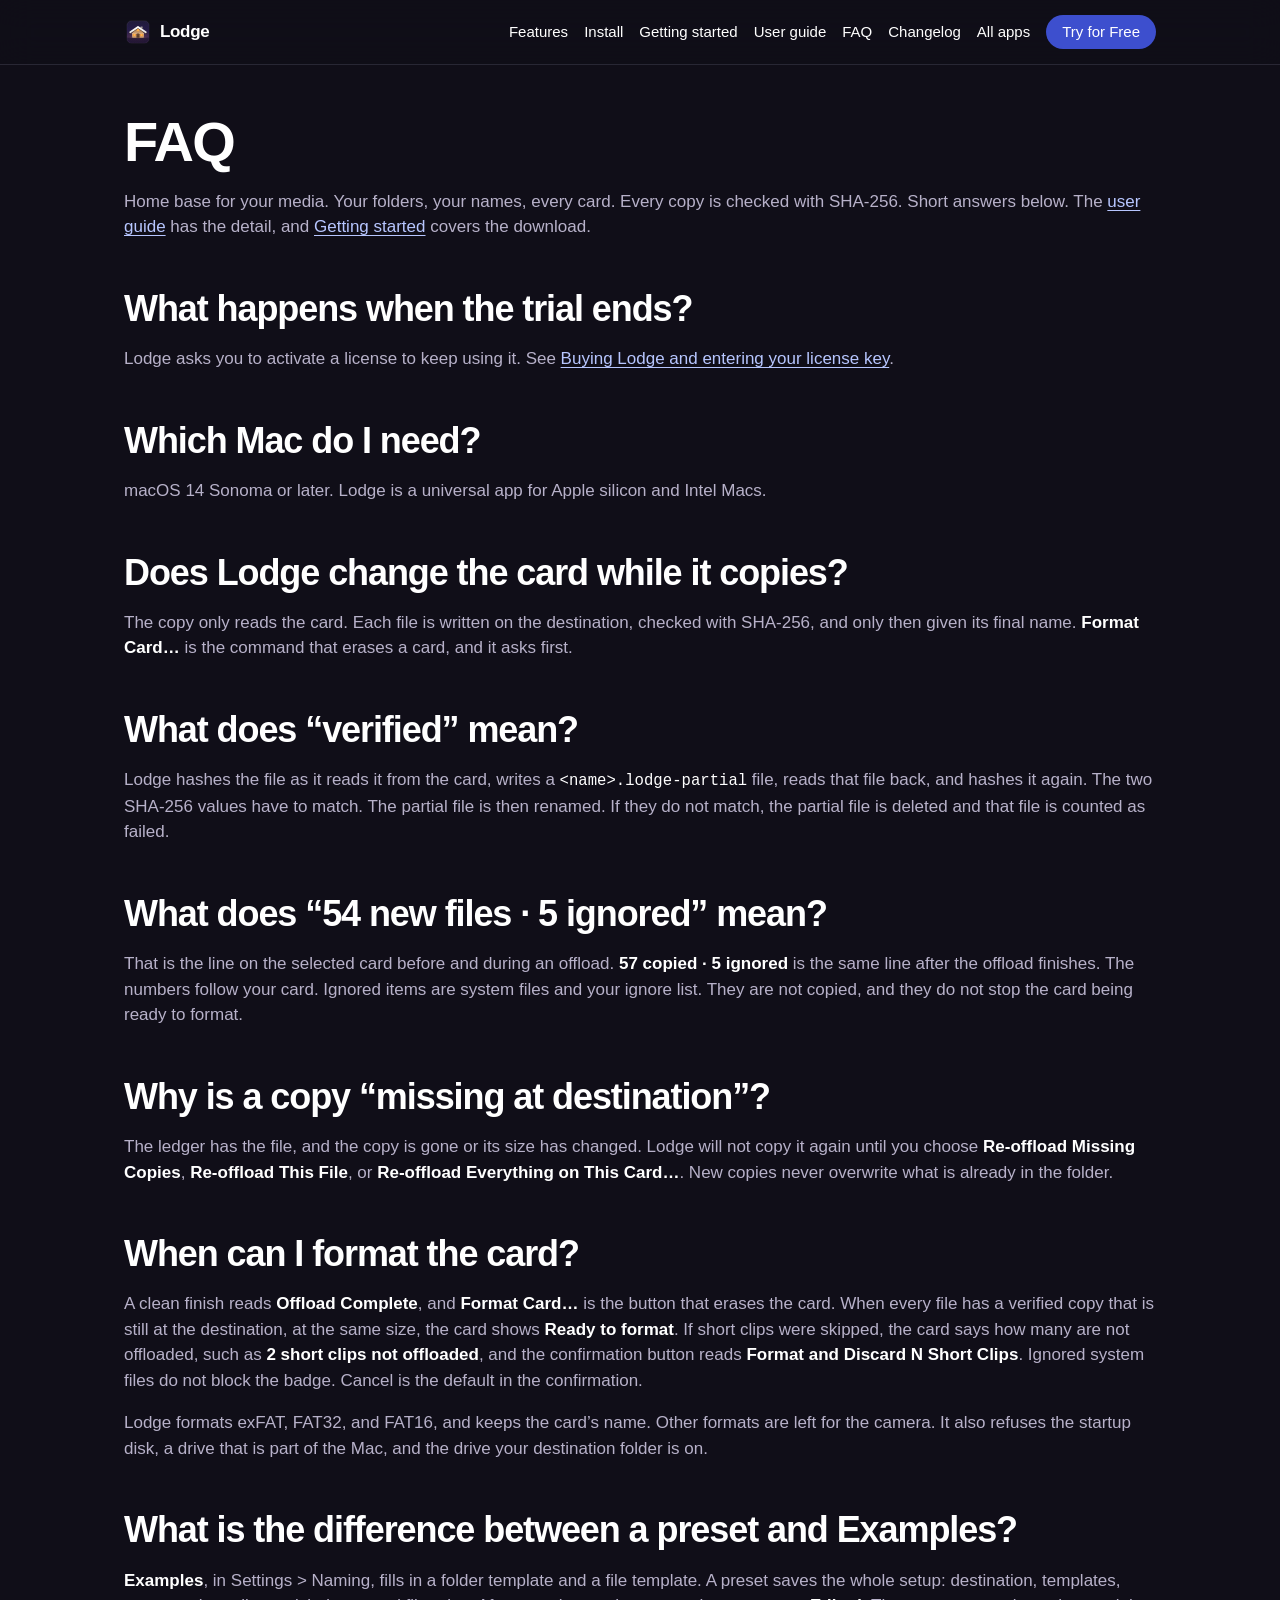
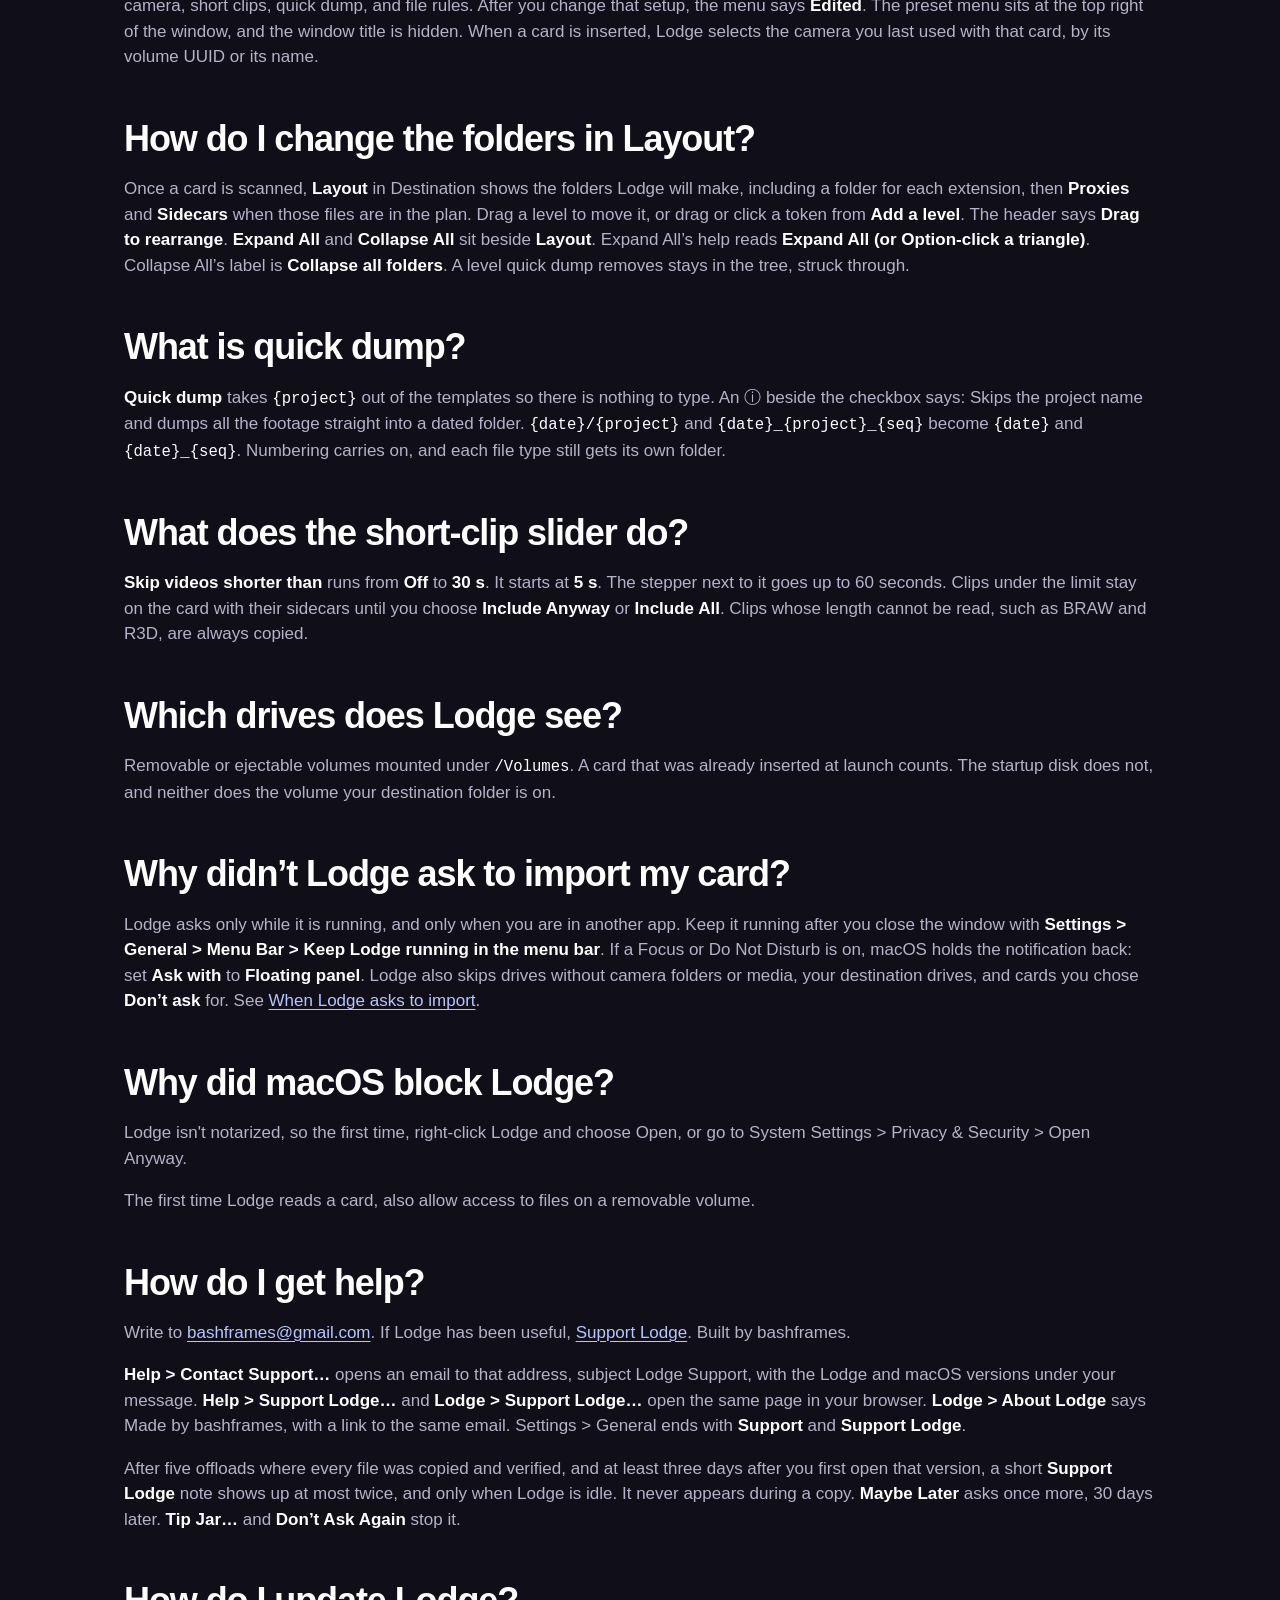
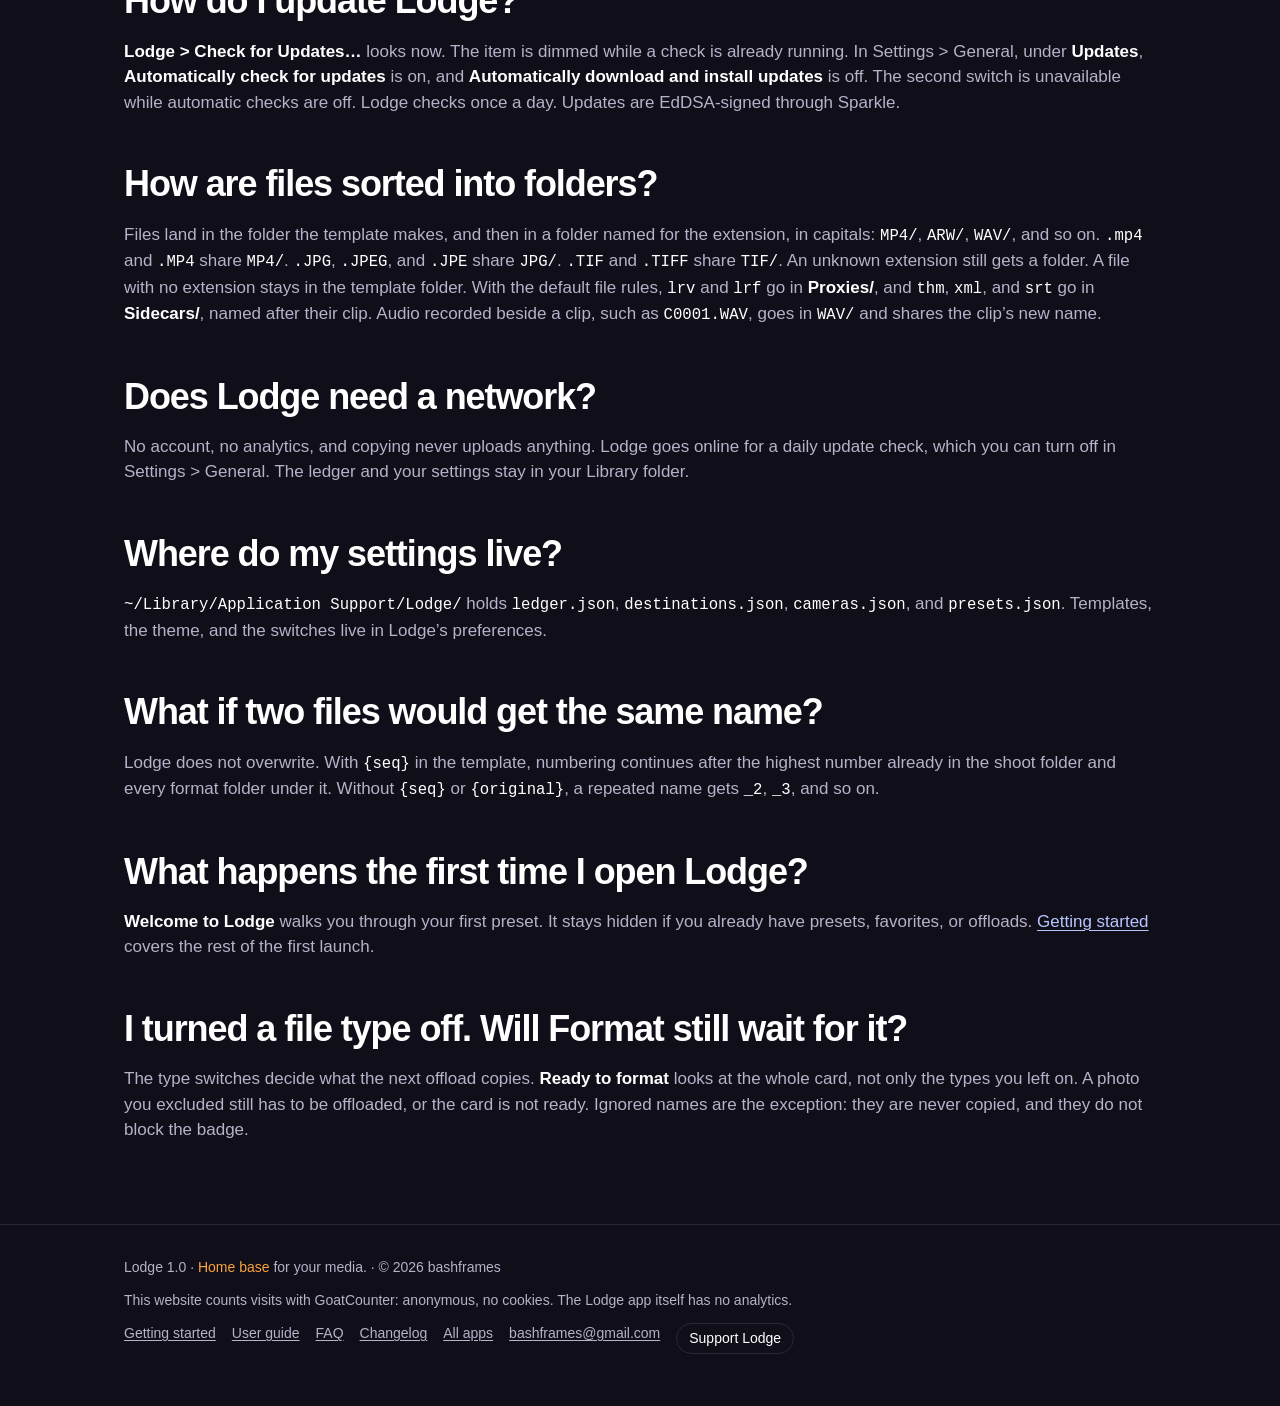
<file: lodge/faq.html>
<!DOCTYPE html>
<html lang="en">
<head>
  <meta charset="utf-8">
  <meta name="viewport" content="width=device-width, initial-scale=1">
  <title>FAQ — Lodge</title>
  <meta name="description" content="Home base for your media. Your folders, your names, every card.">
  <meta name="author" content="bashframes">
  <meta name="theme-color" content="#100e18">
  <meta name="color-scheme" content="dark">
  <link rel="canonical" href="https://bashfra.me/lodge/faq.html">
  <meta property="og:url" content="https://bashfra.me/lodge/faq.html">
  <link rel="icon" href="assets/favicon.ico" sizes="any">
  <link rel="icon" href="assets/favicon.png" type="image/png" sizes="32x32">
  <link rel="stylesheet" href="assets/site.css">
</head>
<body>

  <a class="skip" href="#main">Skip to content</a>
  <header class="nav">
    <div class="wrap nav-inner">
      <a class="brand" href="index.html">
        <img src="assets/app-icon/lodge-cabin-small.svg" width="28" height="28" alt="">
        Lodge
      </a>
      <nav class="nav-links" aria-label="Primary">
        <a href="index.html#features">Features</a>
        <a href="index.html#install">Install</a>
        <a href="getting-started.html">Getting started</a>
        <a class="guide" href="user-guide.html">User guide</a>
        <a href="faq.html">FAQ</a>
        <a href="changelog.html">Changelog</a>
        <a class="apps" href="https://bashfra.me/apps/">All apps</a>
        <a class="download" href="https://dl.bashfra.me/lodge/Lodge-1.0.dmg" data-goatcounter-click="lodge-dmg-download" data-goatcounter-title="Lodge DMG download">Try for Free</a>
      </nav>
    </div>
  </header>

  <main id="main">
    <article class="wrap prose">
<h1 id="faq">FAQ</h1>
<p>Home base for your media. Your folders, your names, every card. Every copy is checked with SHA-256. Short answers below. The <a href="user-guide.html">user guide</a> has the detail, and <a href="getting-started.html">Getting started</a> covers the download.</p>
<h2 id="what-happens-when-the-trial-ends">What happens when the trial ends?</h2>
<p>Lodge asks you to activate a license to keep using it. See <a href="user-guide.html#buying-lodge-and-entering-your-license-key">Buying Lodge and entering your license key</a>.</p>
<h2 id="which-mac-do-i-need">Which Mac do I need?</h2>
<p>macOS 14 Sonoma or later. Lodge is a universal app for Apple silicon and Intel Macs.</p>
<h2 id="does-lodge-change-the-card-while-it-copies">Does Lodge change the card while it copies?</h2>
<p>The copy only reads the card. Each file is written on the destination, checked with SHA-256, and only then given its final name. <strong>Format Card…</strong> is the command that erases a card, and it asks first.</p>
<h2 id="what-does-verified-mean">What does “verified” mean?</h2>
<p>Lodge hashes the file as it reads it from the card, writes a <code>&lt;name&gt;.lodge-partial</code> file, reads that file back, and hashes it again. The two SHA-256 values have to match. The partial file is then renamed. If they do not match, the partial file is deleted and that file is counted as failed.</p>
<h2 id="what-does-54-new-files-5-ignored-mean">What does “54 new files · 5 ignored” mean?</h2>
<p>That is the line on the selected card before and during an offload. <strong>57 copied · 5 ignored</strong> is the same line after the offload finishes. The numbers follow your card. Ignored items are system files and your ignore list. They are not copied, and they do not stop the card being ready to format.</p>
<h2 id="why-is-a-copy-missing-at-destination">Why is a copy “missing at destination”?</h2>
<p>The ledger has the file, and the copy is gone or its size has changed. Lodge will not copy it again until you choose <strong>Re-offload Missing Copies</strong>, <strong>Re-offload This File</strong>, or <strong>Re-offload Everything on This Card…</strong>. New copies never overwrite what is already in the folder.</p>
<h2 id="when-can-i-format-the-card">When can I format the card?</h2>
<p>A clean finish reads <strong>Offload Complete</strong>, and <strong>Format Card…</strong> is the button that erases the card. When every file has a verified copy that is still at the destination, at the same size, the card shows <strong>Ready to format</strong>. If short clips were skipped, the card says how many are not offloaded, such as <strong>2 short clips not offloaded</strong>, and the confirmation button reads <strong>Format and Discard N Short Clips</strong>. Ignored system files do not block the badge. Cancel is the default in the confirmation.</p>
<p>Lodge formats exFAT, FAT32, and FAT16, and keeps the card’s name. Other formats are left for the camera. It also refuses the startup disk, a drive that is part of the Mac, and the drive your destination folder is on.</p>
<h2 id="what-is-the-difference-between-a-preset-and-examples">What is the difference between a preset and Examples?</h2>
<p><strong>Examples</strong>, in Settings &gt; Naming, fills in a folder template and a file template. A preset saves the whole setup: destination, templates, camera, short clips, quick dump, and file rules. After you change that setup, the menu says <strong>Edited</strong>. The preset menu sits at the top right of the window, and the window title is hidden. When a card is inserted, Lodge selects the camera you last used with that card, by its volume UUID or its name.</p>
<h2 id="how-do-i-change-the-folders-in-layout">How do I change the folders in Layout?</h2>
<p>Once a card is scanned, <strong>Layout</strong> in Destination shows the folders Lodge will make, including a folder for each extension, then <strong>Proxies</strong> and <strong>Sidecars</strong> when those files are in the plan. Drag a level to move it, or drag or click a token from <strong>Add a level</strong>. The header says <strong>Drag to rearrange</strong>. <strong>Expand All</strong> and <strong>Collapse All</strong> sit beside <strong>Layout</strong>. Expand All’s help reads <strong>Expand All (or Option-click a triangle)</strong>. Collapse All’s label is <strong>Collapse all folders</strong>. A level quick dump removes stays in the tree, struck through.</p>
<h2 id="what-is-quick-dump">What is quick dump?</h2>
<p><strong>Quick dump</strong> takes <code>{project}</code> out of the templates so there is nothing to type. An ⓘ beside the checkbox says: Skips the project name and dumps all the footage straight into a dated folder. <code>{date}/{project}</code> and <code>{date}_{project}_{seq}</code> become <code>{date}</code> and <code>{date}_{seq}</code>. Numbering carries on, and each file type still gets its own folder.</p>
<h2 id="what-does-the-short-clip-slider-do">What does the short-clip slider do?</h2>
<p><strong>Skip videos shorter than</strong> runs from <strong>Off</strong> to <strong>30 s</strong>. It starts at <strong>5 s</strong>. The stepper next to it goes up to 60 seconds. Clips under the limit stay on the card with their sidecars until you choose <strong>Include Anyway</strong> or <strong>Include All</strong>. Clips whose length cannot be read, such as BRAW and R3D, are always copied.</p>
<h2 id="which-drives-does-lodge-see">Which drives does Lodge see?</h2>
<p>Removable or ejectable volumes mounted under <code>/Volumes</code>. A card that was already inserted at launch counts. The startup disk does not, and neither does the volume your destination folder is on.</p>
<h2 id="why-didnt-lodge-ask-to-import-my-card">Why didn’t Lodge ask to import my card?</h2>
<p>Lodge asks only while it is running, and only when you are in another app. Keep it running after you close the window with <strong>Settings &gt; General &gt; Menu Bar &gt; Keep Lodge running in the menu bar</strong>. If a Focus or Do Not Disturb is on, macOS holds the notification back: set <strong>Ask with</strong> to <strong>Floating panel</strong>. Lodge also skips drives without camera folders or media, your destination drives, and cards you chose <strong>Don’t ask</strong> for. See <a href="user-guide.html#when-lodge-asks-to-import">When Lodge asks to import</a>.</p>
<h2 id="why-did-macos-block-lodge">Why did macOS block Lodge?</h2>
<p>Lodge isn't notarized, so the first time, right-click Lodge and choose Open, or go to System Settings &gt; Privacy &amp; Security &gt; Open Anyway.</p>
<p>The first time Lodge reads a card, also allow access to files on a removable volume.</p>
<h2 id="how-do-i-get-help">How do I get help?</h2>
<p>Write to <a href="mailto:bashframes@gmail.com">bashframes@gmail.com</a>. If Lodge has been useful, <a href="https://ko-fi.com/bashframes">Support Lodge</a>. Built by bashframes.</p>
<p><strong>Help &gt; Contact Support…</strong> opens an email to that address, subject Lodge Support, with the Lodge and macOS versions under your message. <strong>Help &gt; Support Lodge…</strong> and <strong>Lodge &gt; Support Lodge…</strong> open the same page in your browser. <strong>Lodge &gt; About Lodge</strong> says Made by bashframes, with a link to the same email. Settings &gt; General ends with <strong>Support</strong> and <strong>Support Lodge</strong>.</p>
<p>After five offloads where every file was copied and verified, and at least three days after you first open that version, a short <strong>Support Lodge</strong> note shows up at most twice, and only when Lodge is idle. It never appears during a copy. <strong>Maybe Later</strong> asks once more, 30 days later. <strong>Tip Jar…</strong> and <strong>Don’t Ask Again</strong> stop it.</p>
<h2 id="how-do-i-update-lodge">How do I update Lodge?</h2>
<p><strong>Lodge &gt; Check for Updates…</strong> looks now. The item is dimmed while a check is already running. In Settings &gt; General, under <strong>Updates</strong>, <strong>Automatically check for updates</strong> is on, and <strong>Automatically download and install updates</strong> is off. The second switch is unavailable while automatic checks are off. Lodge checks once a day. Updates are EdDSA-signed through Sparkle.</p>
<h2 id="how-are-files-sorted-into-folders">How are files sorted into folders?</h2>
<p>Files land in the folder the template makes, and then in a folder named for the extension, in capitals: <code>MP4/</code>, <code>ARW/</code>, <code>WAV/</code>, and so on. <code>.mp4</code> and <code>.MP4</code> share <code>MP4/</code>. <code>.JPG</code>, <code>.JPEG</code>, and <code>.JPE</code> share <code>JPG/</code>. <code>.TIF</code> and <code>.TIFF</code> share <code>TIF/</code>. An unknown extension still gets a folder. A file with no extension stays in the template folder. With the default file rules, <code>lrv</code> and <code>lrf</code> go in <strong>Proxies/</strong>, and <code>thm</code>, <code>xml</code>, and <code>srt</code> go in <strong>Sidecars/</strong>, named after their clip. Audio recorded beside a clip, such as <code>C0001.WAV</code>, goes in <code>WAV/</code> and shares the clip’s new name.</p>
<h2 id="does-lodge-need-a-network">Does Lodge need a network?</h2>
<p>No account, no analytics, and copying never uploads anything. Lodge goes online for a daily update check, which you can turn off in Settings &gt; General. The ledger and your settings stay in your Library folder.</p>
<h2 id="where-do-my-settings-live">Where do my settings live?</h2>
<p><code>~/Library/Application Support/Lodge/</code> holds <code>ledger.json</code>, <code>destinations.json</code>, <code>cameras.json</code>, and <code>presets.json</code>. Templates, the theme, and the switches live in Lodge’s preferences.</p>
<h2 id="what-if-two-files-would-get-the-same-name">What if two files would get the same name?</h2>
<p>Lodge does not overwrite. With <code>{seq}</code> in the template, numbering continues after the highest number already in the shoot folder and every format folder under it. Without <code>{seq}</code> or <code>{original}</code>, a repeated name gets <code>_2</code>, <code>_3</code>, and so on.</p>
<h2 id="what-happens-the-first-time-i-open-lodge">What happens the first time I open Lodge?</h2>
<p><strong>Welcome to Lodge</strong> walks you through your first preset. It stays hidden if you already have presets, favorites, or offloads. <a href="getting-started.html">Getting started</a> covers the rest of the first launch.</p>
<h2 id="i-turned-a-file-type-off-will-format-still-wait-for-it">I turned a file type off. Will Format still wait for it?</h2>
<p>The type switches decide what the next offload copies. <strong>Ready to format</strong> looks at the whole card, not only the types you left on. A photo you excluded still has to be offloaded, or the card is not ready. Ignored names are the exception: they are never copied, and they do not block the badge.</p>
    </article>
  </main>

  <footer>
    <div class="wrap">
      <p>Lodge 1.0 · <span class="accent">Home base</span> for your media. · © 2026 bashframes</p>
      <p class="analytics-note">This website counts visits with GoatCounter: anonymous, no cookies. The Lodge app itself has no analytics.</p>
      <nav aria-label="Footer">
        <a href="getting-started.html">Getting started</a>
        <a class="guide" href="user-guide.html">User guide</a>
        <a href="faq.html">FAQ</a>
        <a href="changelog.html">Changelog</a>
        <a href="https://bashfra.me/apps/">All apps</a>
        <a href="mailto:bashframes@gmail.com">bashframes@gmail.com</a>
        <a class="support" href="https://ko-fi.com/bashframes">Support Lodge</a>
      </nav>
    </div>
  </footer>
  <script data-goatcounter="https://bashframes.goatcounter.com/count" async src="//gc.zgo.at/count.js"></script>

</body>
</html>
</file>
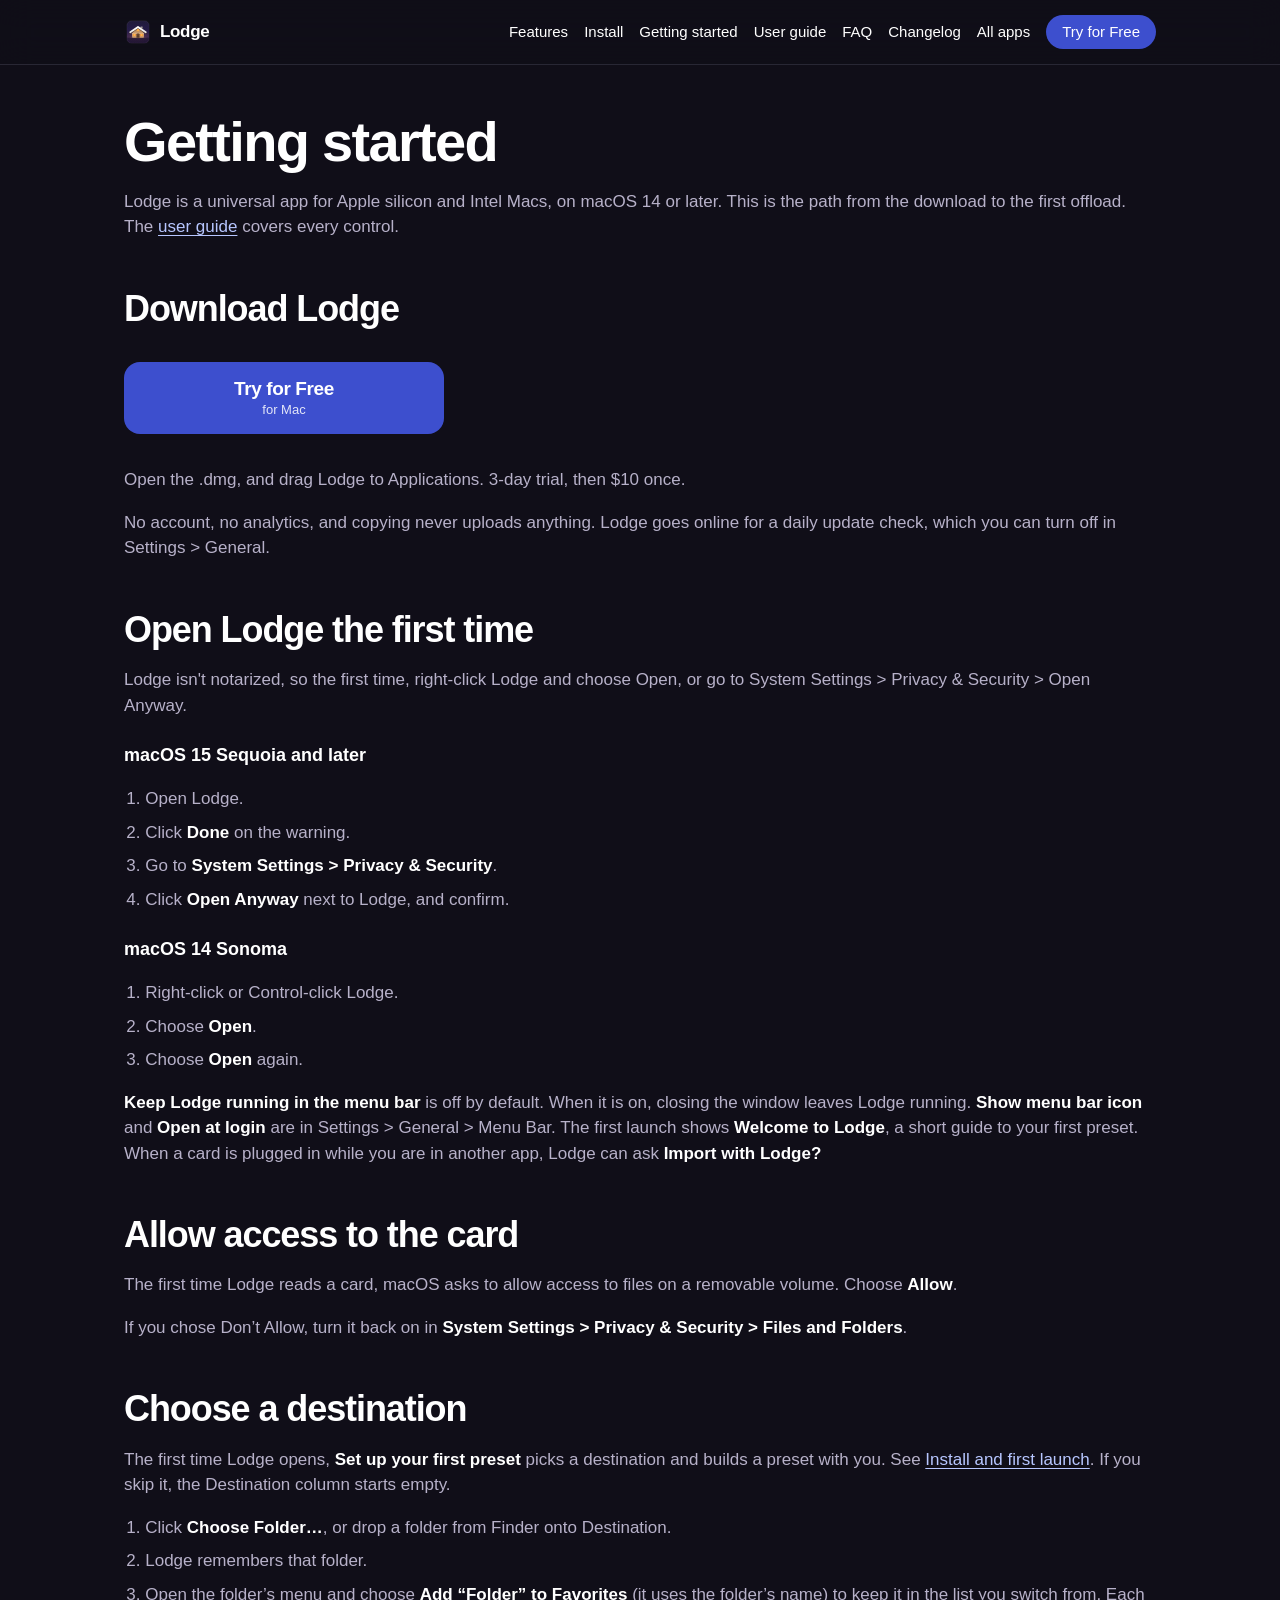
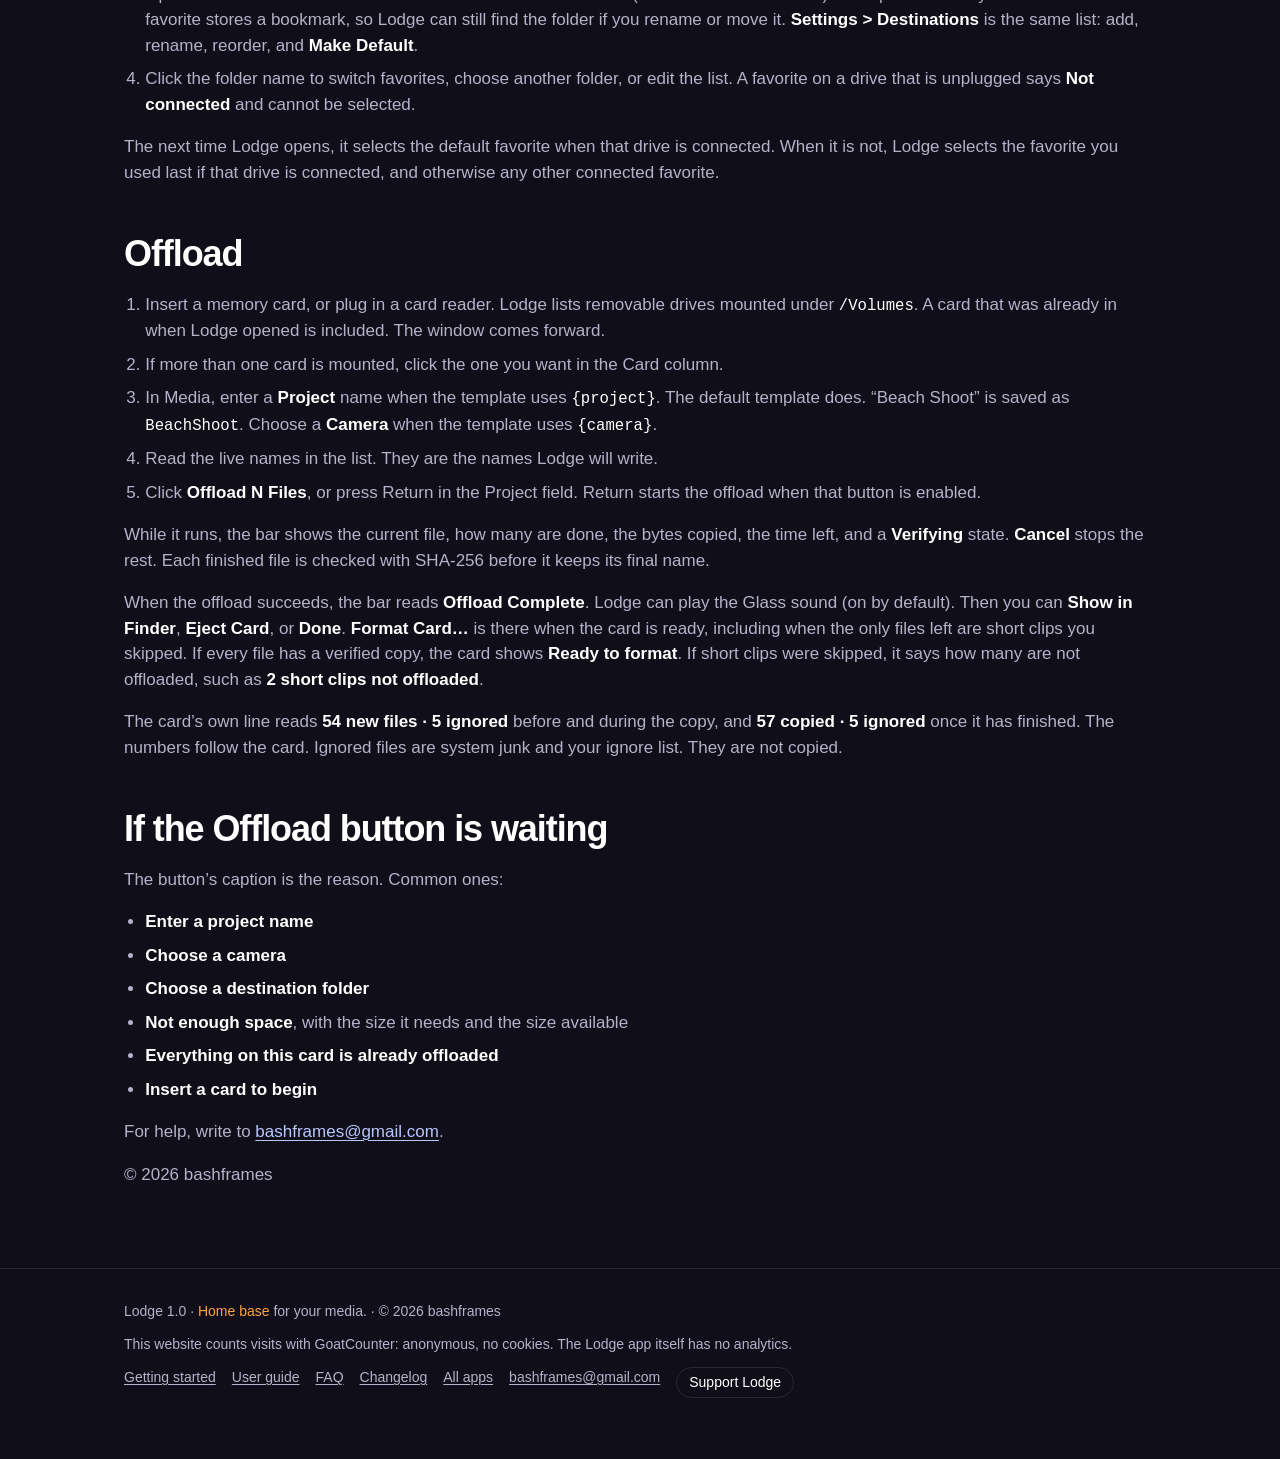
<file: lodge/getting-started.html>
<!DOCTYPE html>
<html lang="en">
<head>
  <meta charset="utf-8">
  <meta name="viewport" content="width=device-width, initial-scale=1">
  <title>Getting started — Lodge</title>
  <meta name="description" content="Home base for your media. Your folders, your names, every card.">
  <meta name="author" content="bashframes">
  <meta name="theme-color" content="#100e18">
  <meta name="color-scheme" content="dark">
  <link rel="canonical" href="https://bashfra.me/lodge/getting-started.html">
  <meta property="og:url" content="https://bashfra.me/lodge/getting-started.html">
  <link rel="icon" href="assets/favicon.ico" sizes="any">
  <link rel="icon" href="assets/favicon.png" type="image/png" sizes="32x32">
  <link rel="stylesheet" href="assets/site.css">
</head>
<body>

  <a class="skip" href="#main">Skip to content</a>
  <header class="nav">
    <div class="wrap nav-inner">
      <a class="brand" href="index.html">
        <img src="assets/app-icon/lodge-cabin-small.svg" width="28" height="28" alt="">
        Lodge
      </a>
      <nav class="nav-links" aria-label="Primary">
        <a href="index.html#features">Features</a>
        <a href="index.html#install">Install</a>
        <a href="getting-started.html">Getting started</a>
        <a class="guide" href="user-guide.html">User guide</a>
        <a href="faq.html">FAQ</a>
        <a href="changelog.html">Changelog</a>
        <a class="apps" href="https://bashfra.me/apps/">All apps</a>
        <a class="download" href="https://dl.bashfra.me/lodge/Lodge-1.0.dmg" data-goatcounter-click="lodge-dmg-download" data-goatcounter-title="Lodge DMG download">Try for Free</a>
      </nav>
    </div>
  </header>

  <main id="main">
    <article class="wrap prose">
<h1 id="getting-started">Getting started</h1>
<p>Lodge is a universal app for Apple silicon and Intel Macs, on macOS 14 or later. This is the path from the download to the first offload. The <a href="user-guide.html">user guide</a> covers every control.</p>
<h2 id="download-lodge">Download Lodge</h2>
<p><a class="trial" href="https://dl.bashfra.me/lodge/Lodge-1.0.dmg" data-goatcounter-click="lodge-dmg-download" data-goatcounter-title="Lodge DMG download"><span>Try for Free</span><small>for Mac</small></a></p>
<p>Open the .dmg, and drag Lodge to Applications. 3-day trial, then $10 once.</p>
<p>No account, no analytics, and copying never uploads anything. Lodge goes online for a daily update check, which you can turn off in Settings &gt; General.</p>
<h2 id="open-lodge-the-first-time">Open Lodge the first time</h2>
<p>Lodge isn't notarized, so the first time, right-click Lodge and choose Open, or go to System Settings &gt; Privacy &amp; Security &gt; Open Anyway.</p>
<h3 id="macos-15-sequoia-and-later">macOS 15 Sequoia and later</h3>
<ol>
<li>Open Lodge.</li>
<li>Click <strong>Done</strong> on the warning.</li>
<li>Go to <strong>System Settings &gt; Privacy &amp; Security</strong>.</li>
<li>Click <strong>Open Anyway</strong> next to Lodge, and confirm.</li>
</ol>
<h3 id="macos-14-sonoma">macOS 14 Sonoma</h3>
<ol>
<li>Right-click or Control-click Lodge.</li>
<li>Choose <strong>Open</strong>.</li>
<li>Choose <strong>Open</strong> again.</li>
</ol>
<p><strong>Keep Lodge running in the menu bar</strong> is off by default. When it is on, closing the window leaves Lodge running. <strong>Show menu bar icon</strong> and <strong>Open at login</strong> are in Settings &gt; General &gt; Menu Bar. The first launch shows <strong>Welcome to Lodge</strong>, a short guide to your first preset. When a card is plugged in while you are in another app, Lodge can ask <strong>Import with Lodge?</strong></p>
<h2 id="allow-access-to-the-card">Allow access to the card</h2>
<p>The first time Lodge reads a card, macOS asks to allow access to files on a removable volume. Choose <strong>Allow</strong>.</p>
<p>If you chose Don’t Allow, turn it back on in <strong>System Settings &gt; Privacy &amp; Security &gt; Files and Folders</strong>.</p>
<h2 id="choose-a-destination">Choose a destination</h2>
<p>The first time Lodge opens, <strong>Set up your first preset</strong> picks a destination and builds a preset with you. See <a href="user-guide.html#install-and-first-launch">Install and first launch</a>. If you skip it, the Destination column starts empty.</p>
<ol>
<li>Click <strong>Choose Folder…</strong>, or drop a folder from Finder onto Destination.</li>
<li>Lodge remembers that folder.</li>
<li>Open the folder’s menu and choose <strong>Add “Folder” to Favorites</strong> (it uses the folder’s name) to keep it in the list you switch from. Each favorite stores a bookmark, so Lodge can still find the folder if you rename or move it. <strong>Settings &gt; Destinations</strong> is the same list: add, rename, reorder, and <strong>Make Default</strong>.</li>
<li>Click the folder name to switch favorites, choose another folder, or edit the list. A favorite on a drive that is unplugged says <strong>Not connected</strong> and cannot be selected.</li>
</ol>
<p>The next time Lodge opens, it selects the default favorite when that drive is connected. When it is not, Lodge selects the favorite you used last if that drive is connected, and otherwise any other connected favorite.</p>
<h2 id="offload">Offload</h2>
<ol>
<li>Insert a memory card, or plug in a card reader. Lodge lists removable drives mounted under <code>/Volumes</code>. A card that was already in when Lodge opened is included. The window comes forward.</li>
<li>If more than one card is mounted, click the one you want in the Card column.</li>
<li>In Media, enter a <strong>Project</strong> name when the template uses <code>{project}</code>. The default template does. “Beach Shoot” is saved as <code>BeachShoot</code>. Choose a <strong>Camera</strong> when the template uses <code>{camera}</code>.</li>
<li>Read the live names in the list. They are the names Lodge will write.</li>
<li>Click <strong>Offload N Files</strong>, or press Return in the Project field. Return starts the offload when that button is enabled.</li>
</ol>
<p>While it runs, the bar shows the current file, how many are done, the bytes copied, the time left, and a <strong>Verifying</strong> state. <strong>Cancel</strong> stops the rest. Each finished file is checked with SHA-256 before it keeps its final name.</p>
<p>When the offload succeeds, the bar reads <strong>Offload Complete</strong>. Lodge can play the Glass sound (on by default). Then you can <strong>Show in Finder</strong>, <strong>Eject Card</strong>, or <strong>Done</strong>. <strong>Format Card…</strong> is there when the card is ready, including when the only files left are short clips you skipped. If every file has a verified copy, the card shows <strong>Ready to format</strong>. If short clips were skipped, it says how many are not offloaded, such as <strong>2 short clips not offloaded</strong>.</p>
<p>The card’s own line reads <strong>54 new files · 5 ignored</strong> before and during the copy, and <strong>57 copied · 5 ignored</strong> once it has finished. The numbers follow the card. Ignored files are system junk and your ignore list. They are not copied.</p>
<h2 id="if-the-offload-button-is-waiting">If the Offload button is waiting</h2>
<p>The button’s caption is the reason. Common ones:</p>
<ul>
<li><strong>Enter a project name</strong></li>
<li><strong>Choose a camera</strong></li>
<li><strong>Choose a destination folder</strong></li>
<li><strong>Not enough space</strong>, with the size it needs and the size available</li>
<li><strong>Everything on this card is already offloaded</strong></li>
<li><strong>Insert a card to begin</strong></li>
</ul>
<p>For help, write to <a href="mailto:bashframes@gmail.com">bashframes@gmail.com</a>.</p>
<p>© 2026 bashframes</p>
    </article>
  </main>

  <footer>
    <div class="wrap">
      <p>Lodge 1.0 · <span class="accent">Home base</span> for your media. · © 2026 bashframes</p>
      <p class="analytics-note">This website counts visits with GoatCounter: anonymous, no cookies. The Lodge app itself has no analytics.</p>
      <nav aria-label="Footer">
        <a href="getting-started.html">Getting started</a>
        <a class="guide" href="user-guide.html">User guide</a>
        <a href="faq.html">FAQ</a>
        <a href="changelog.html">Changelog</a>
        <a href="https://bashfra.me/apps/">All apps</a>
        <a href="mailto:bashframes@gmail.com">bashframes@gmail.com</a>
        <a class="support" href="https://ko-fi.com/bashframes">Support Lodge</a>
      </nav>
    </div>
  </footer>
  <script data-goatcounter="https://bashframes.goatcounter.com/count" async src="//gc.zgo.at/count.js"></script>

</body>
</html>
</file>
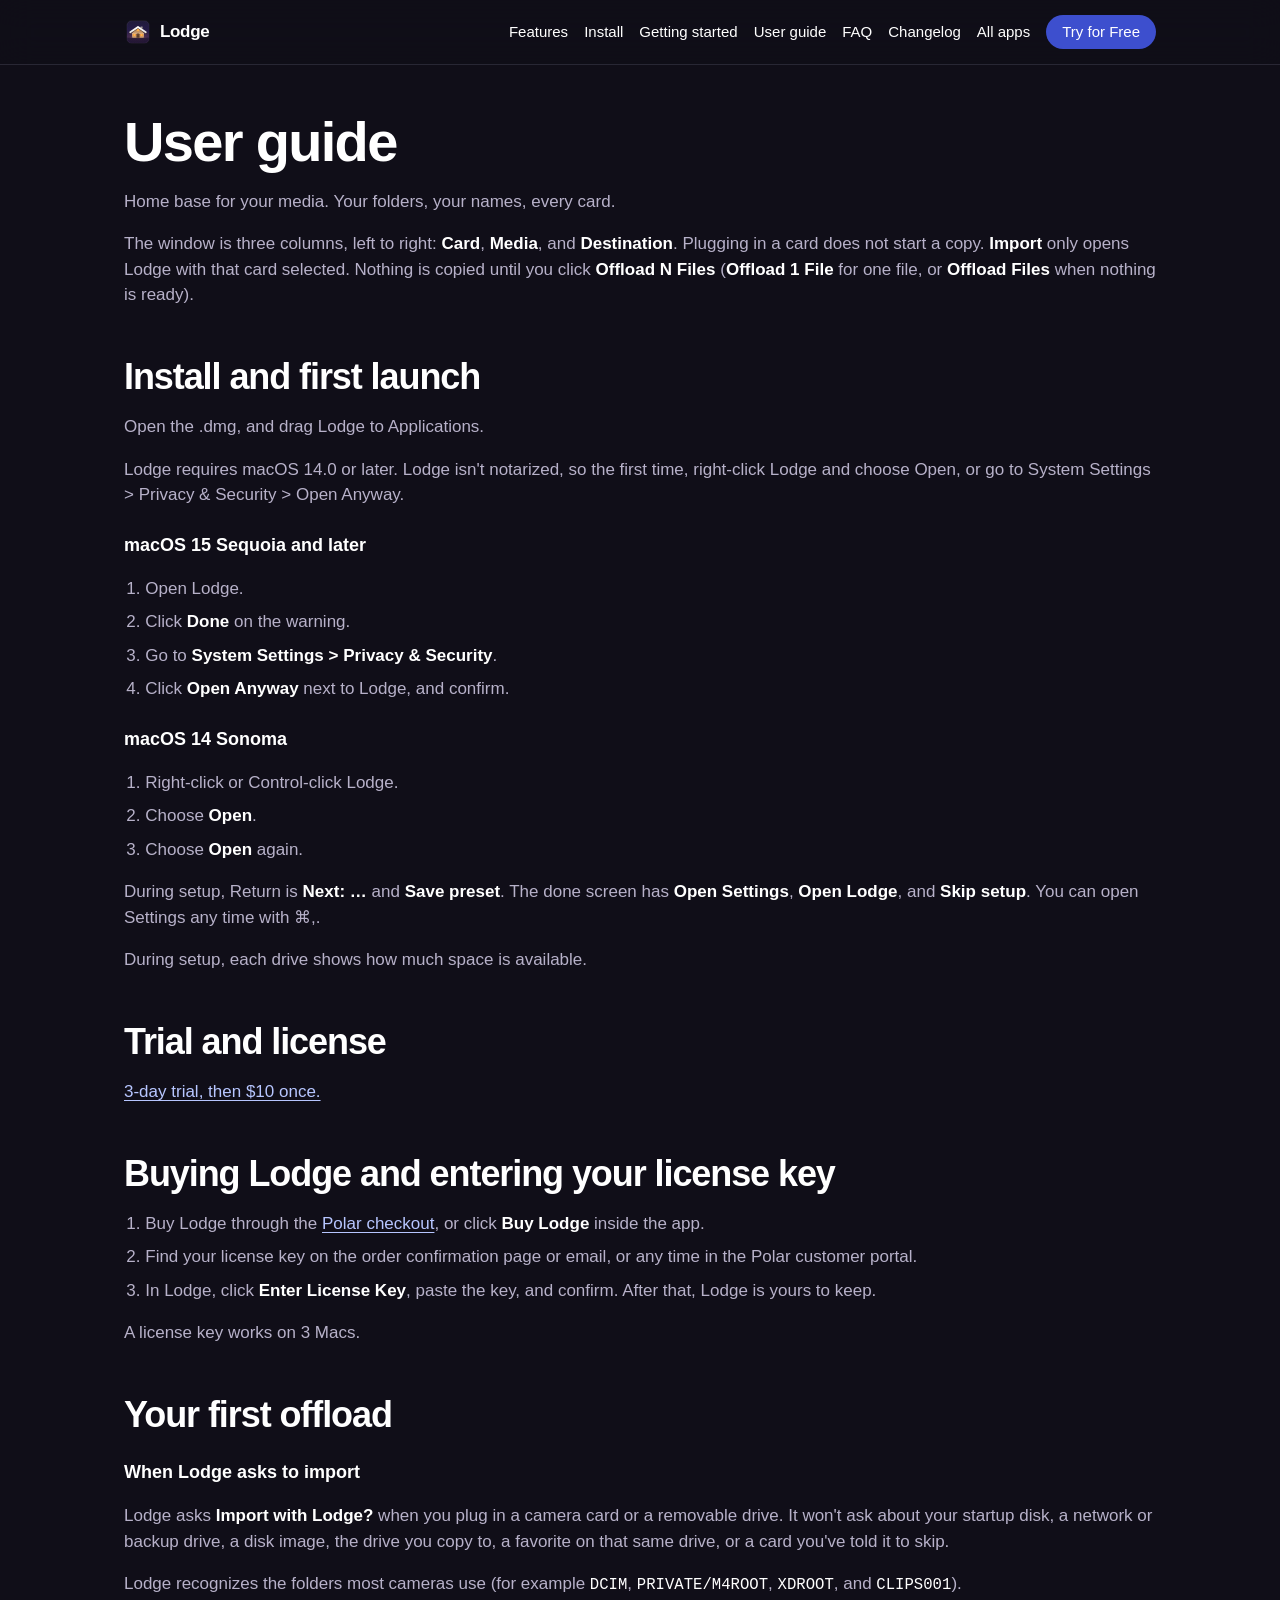
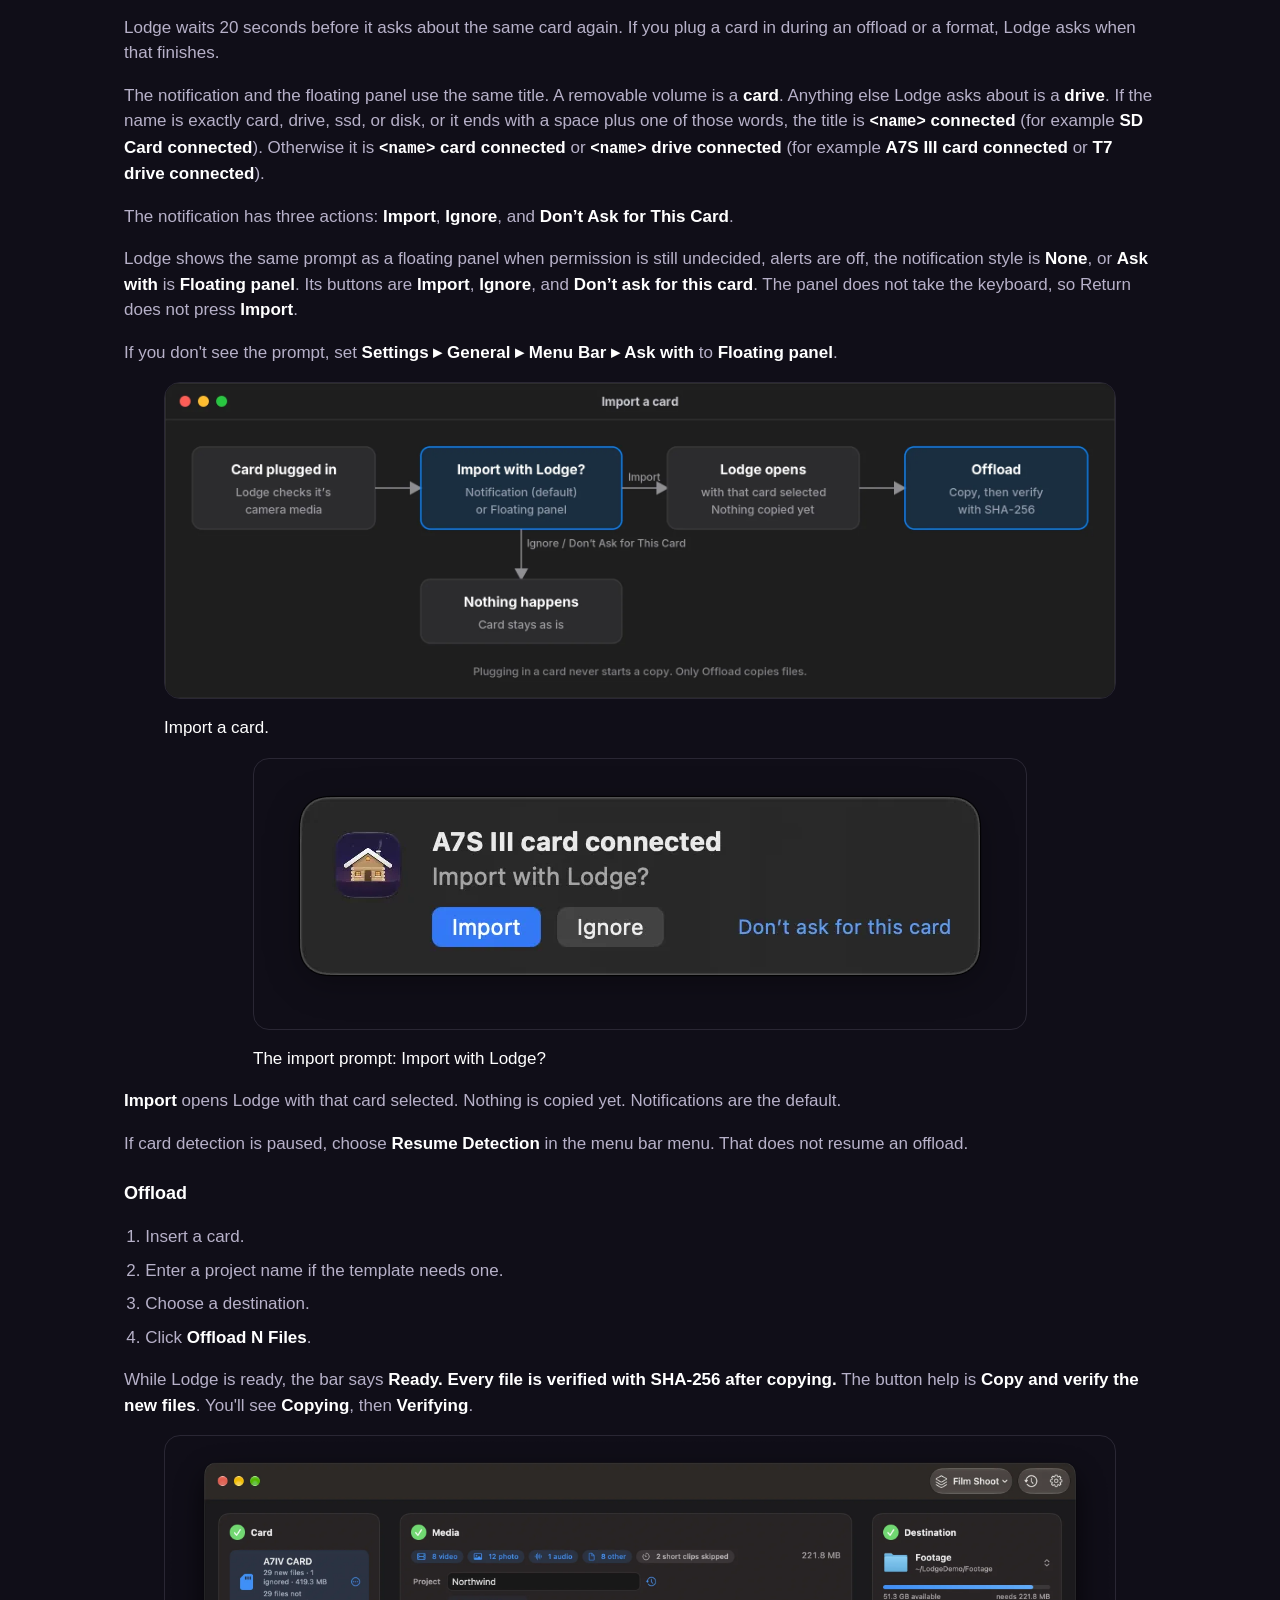
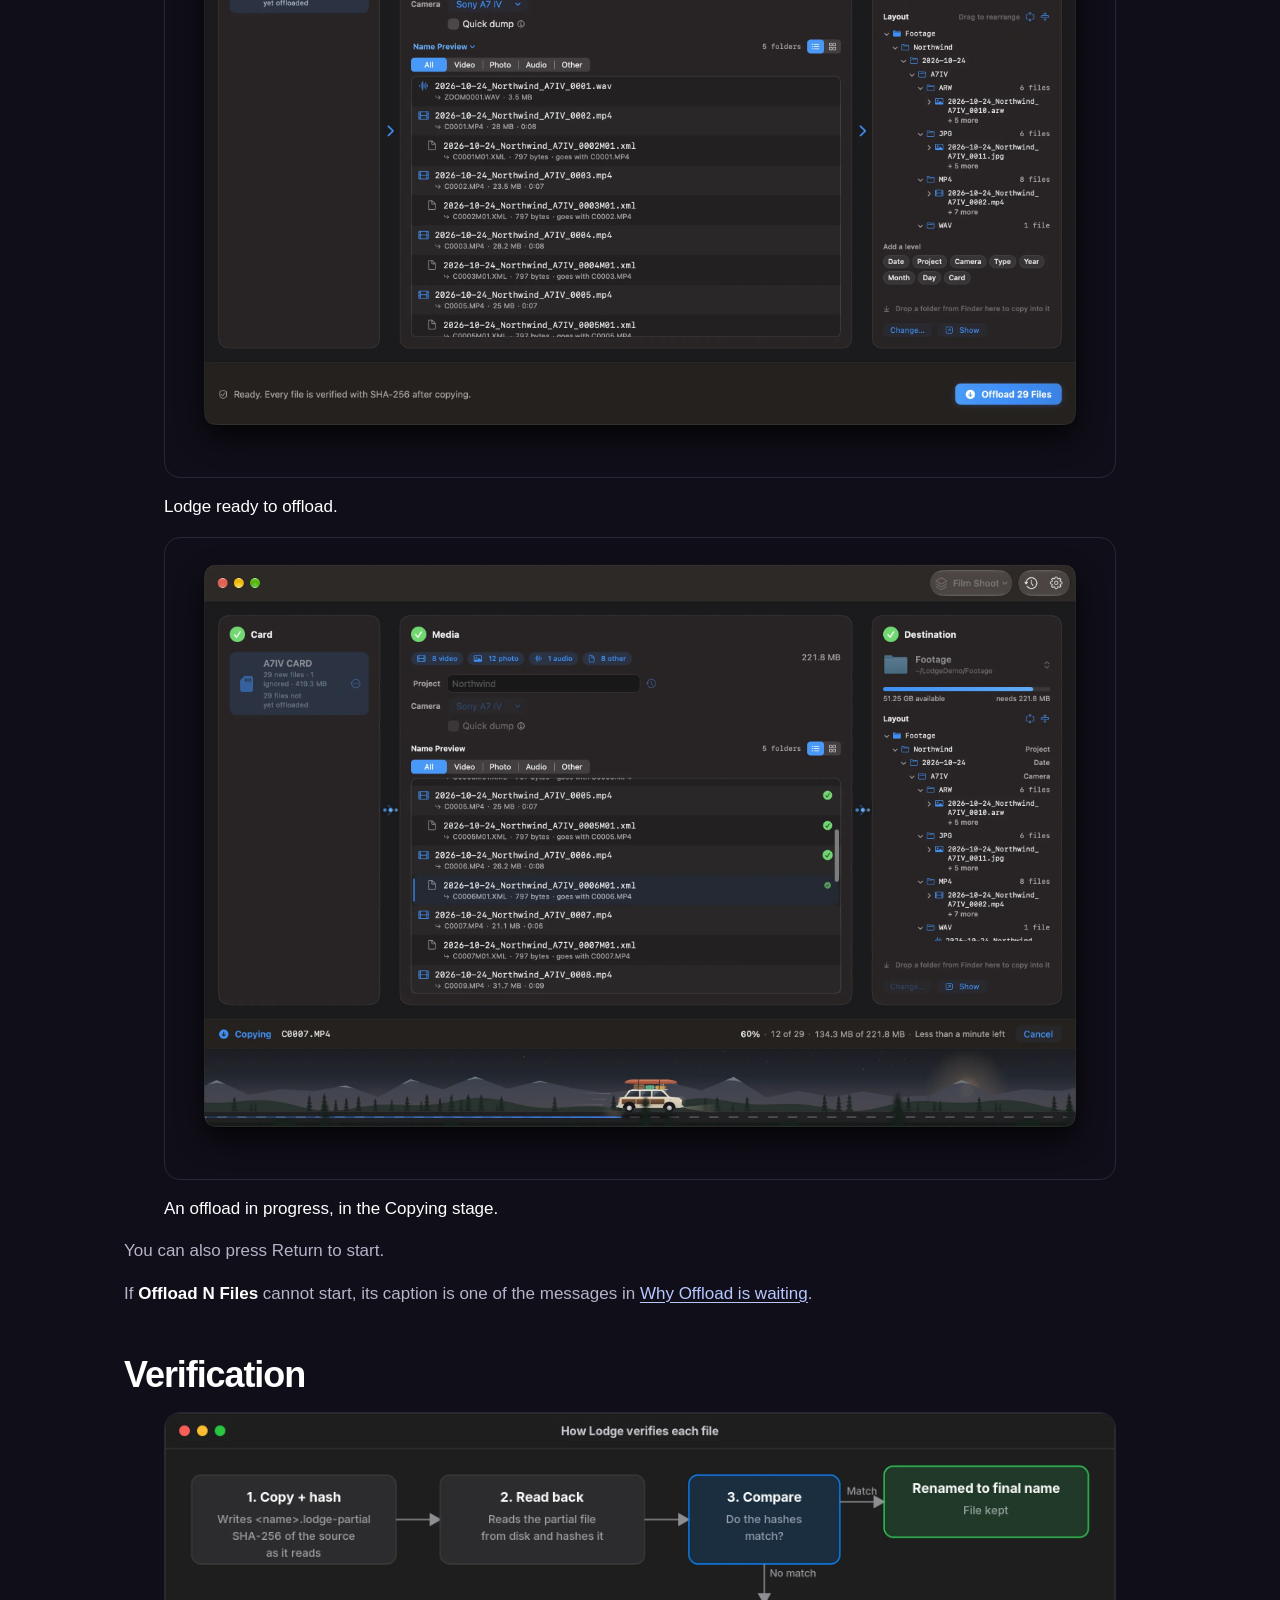
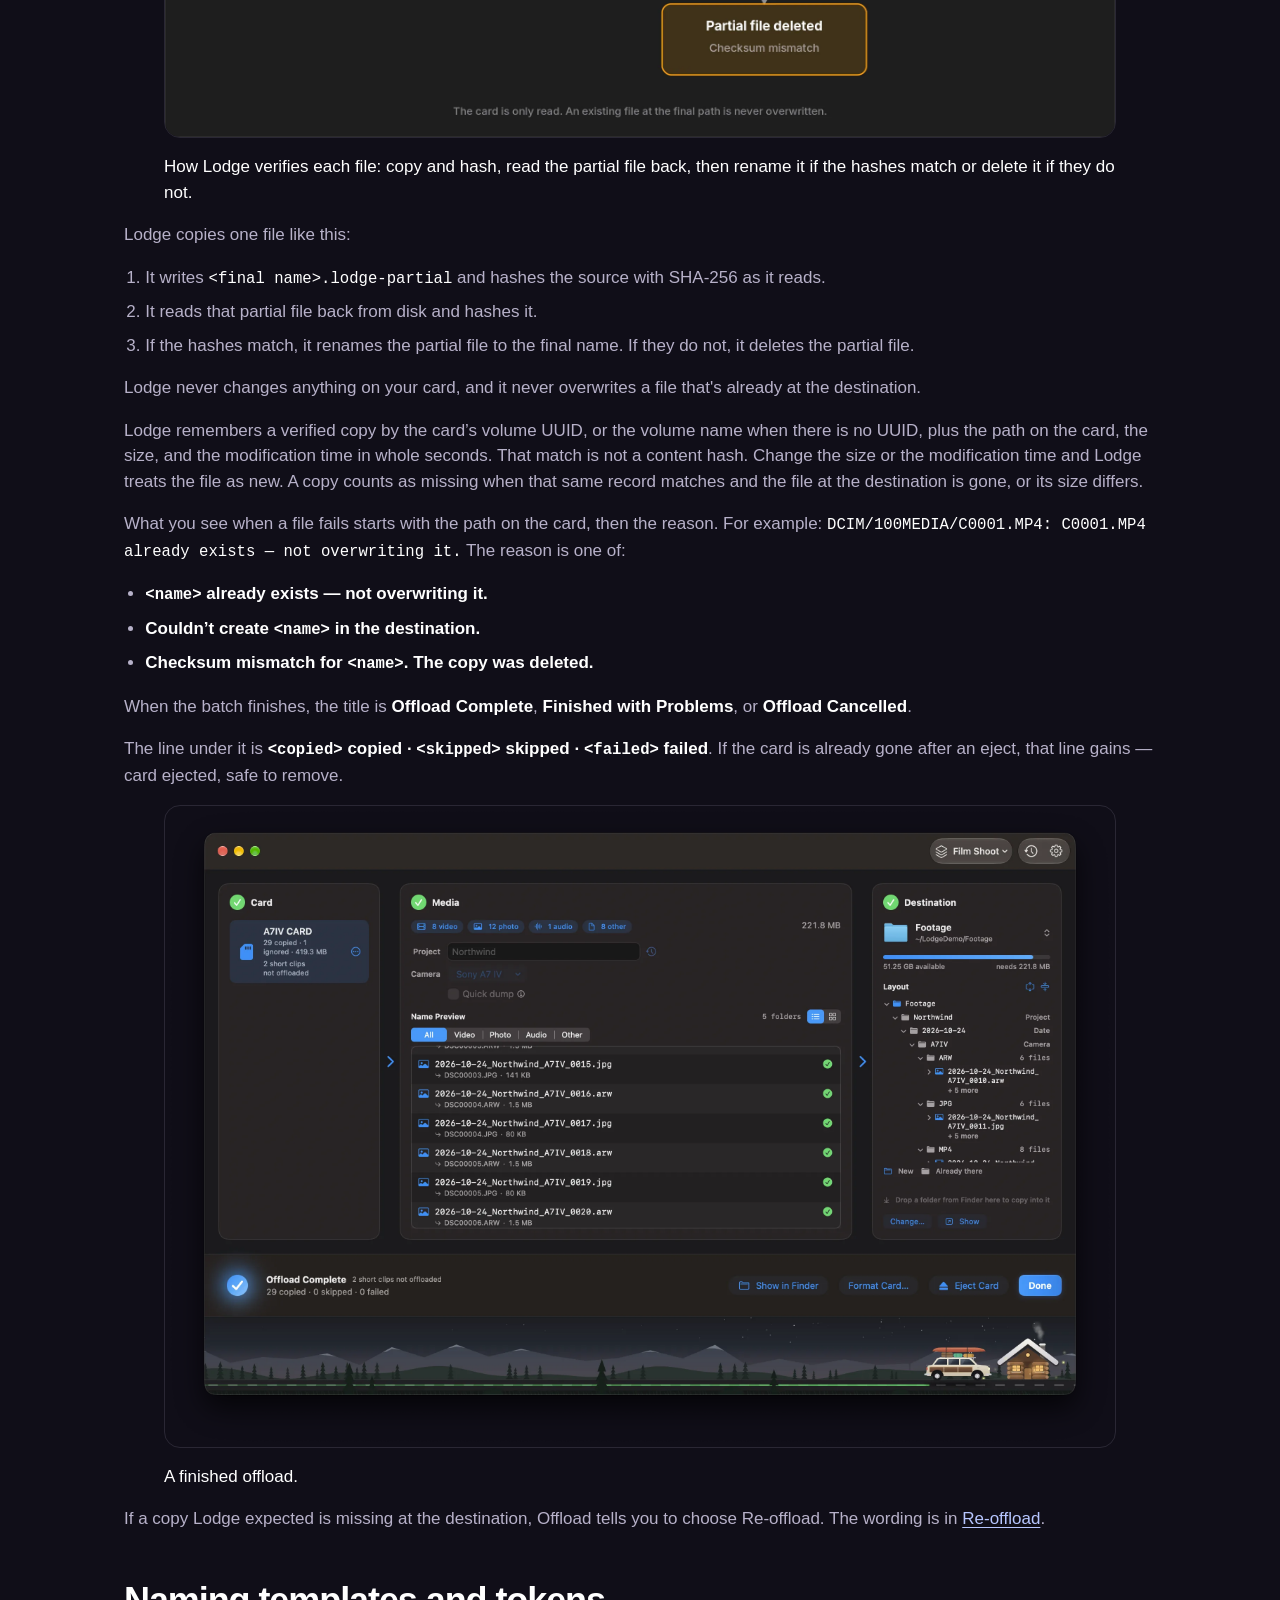
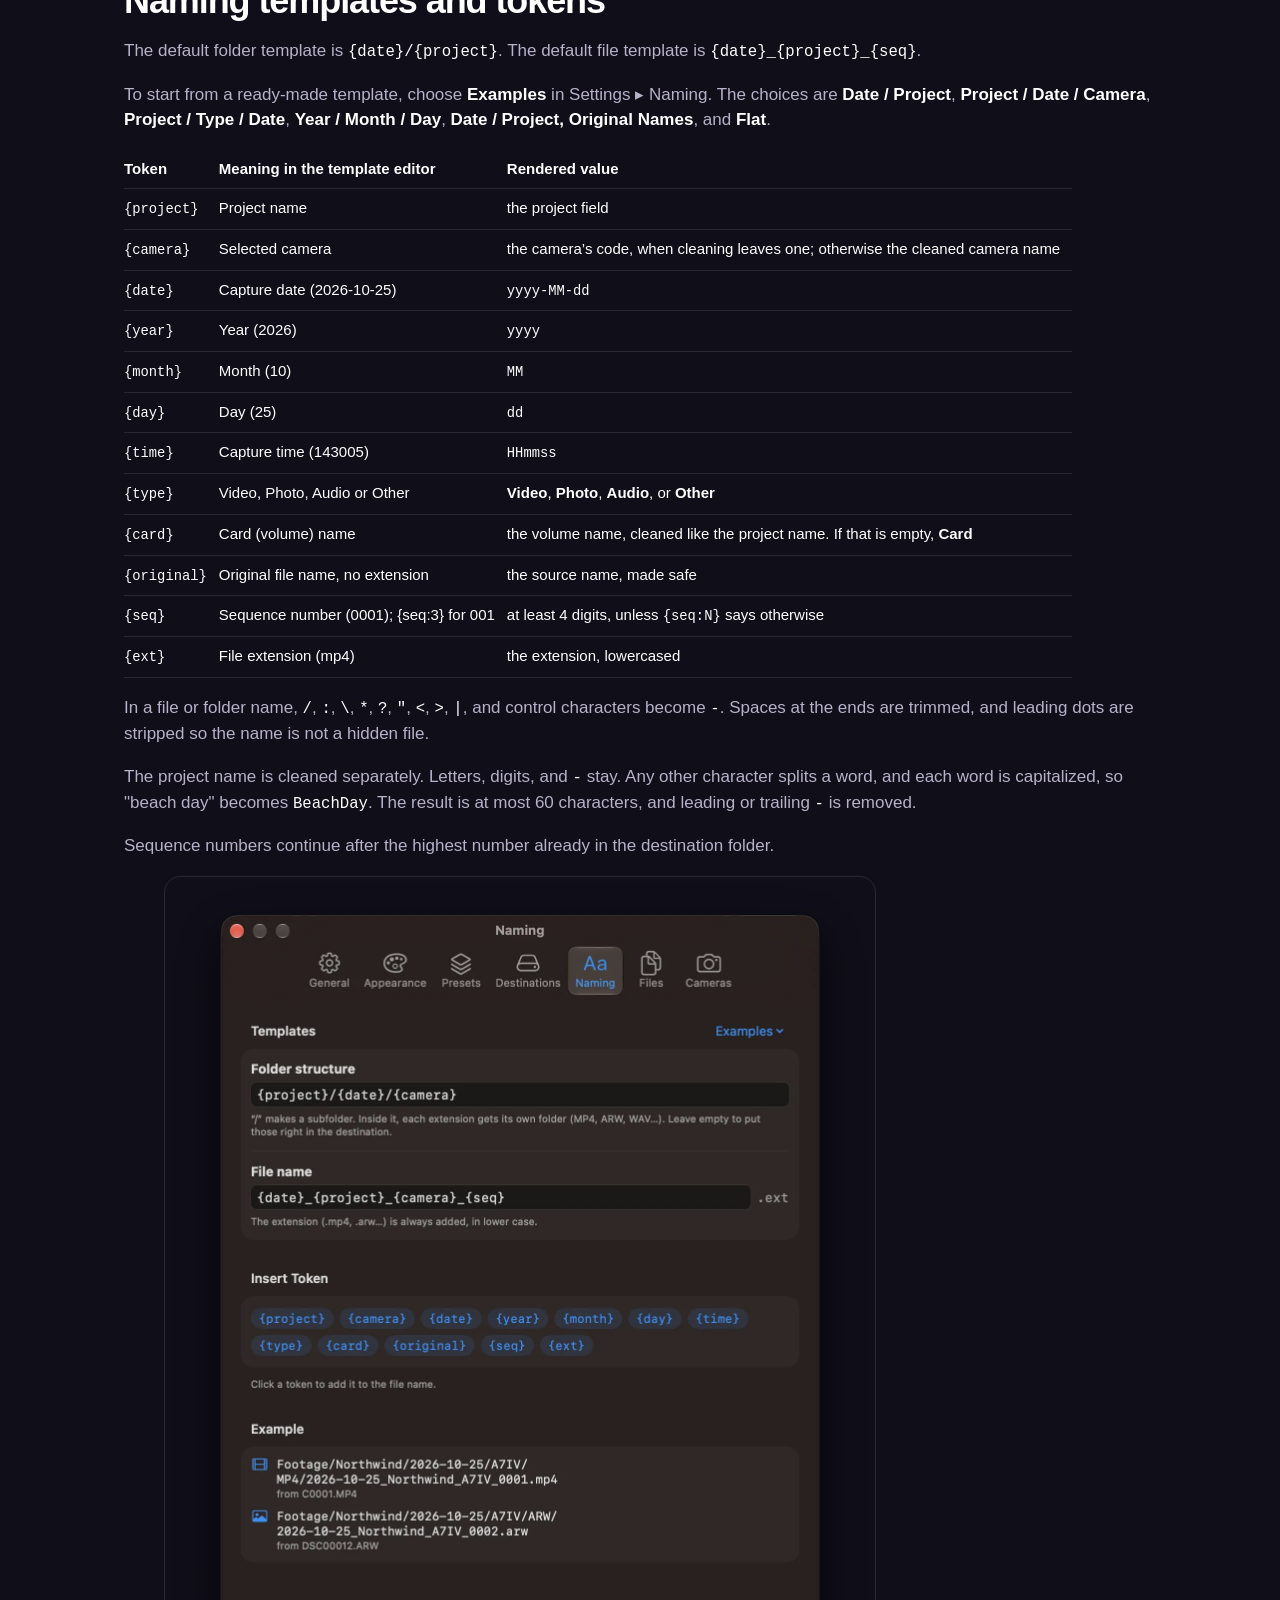
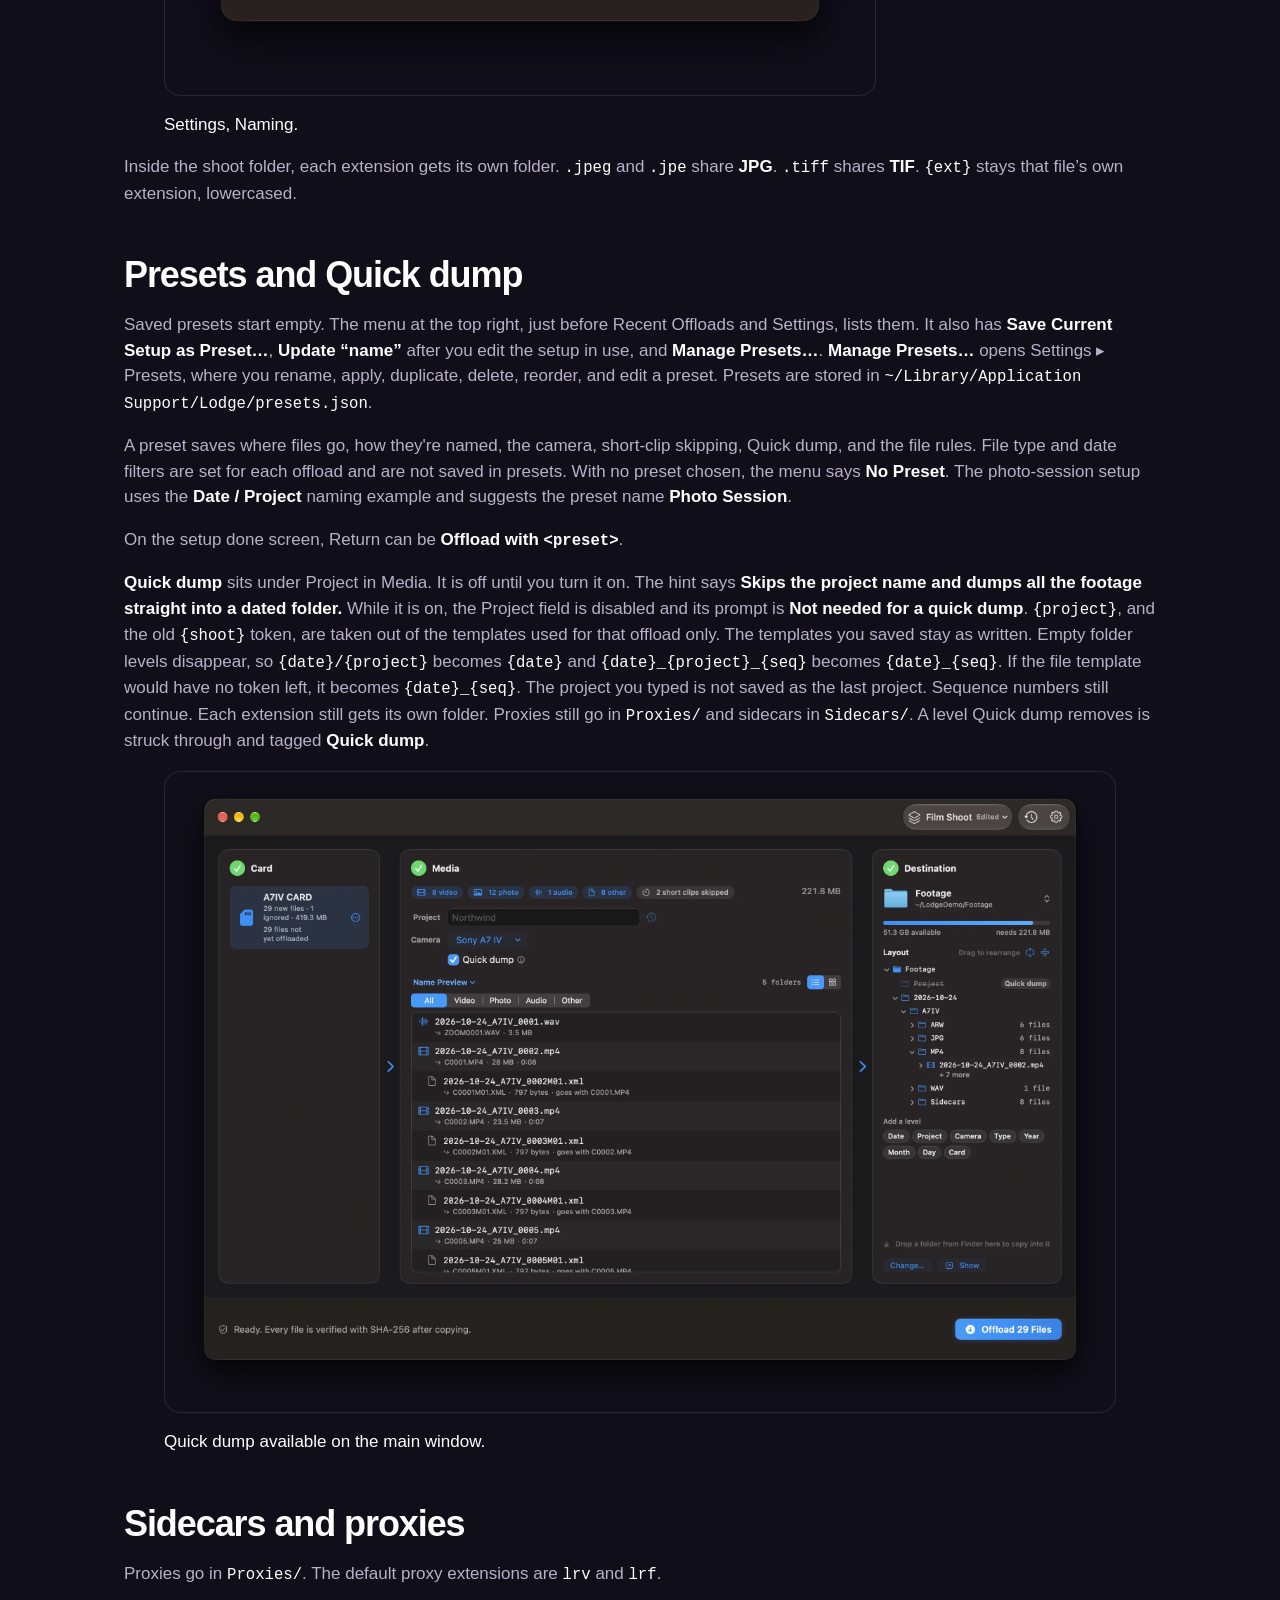
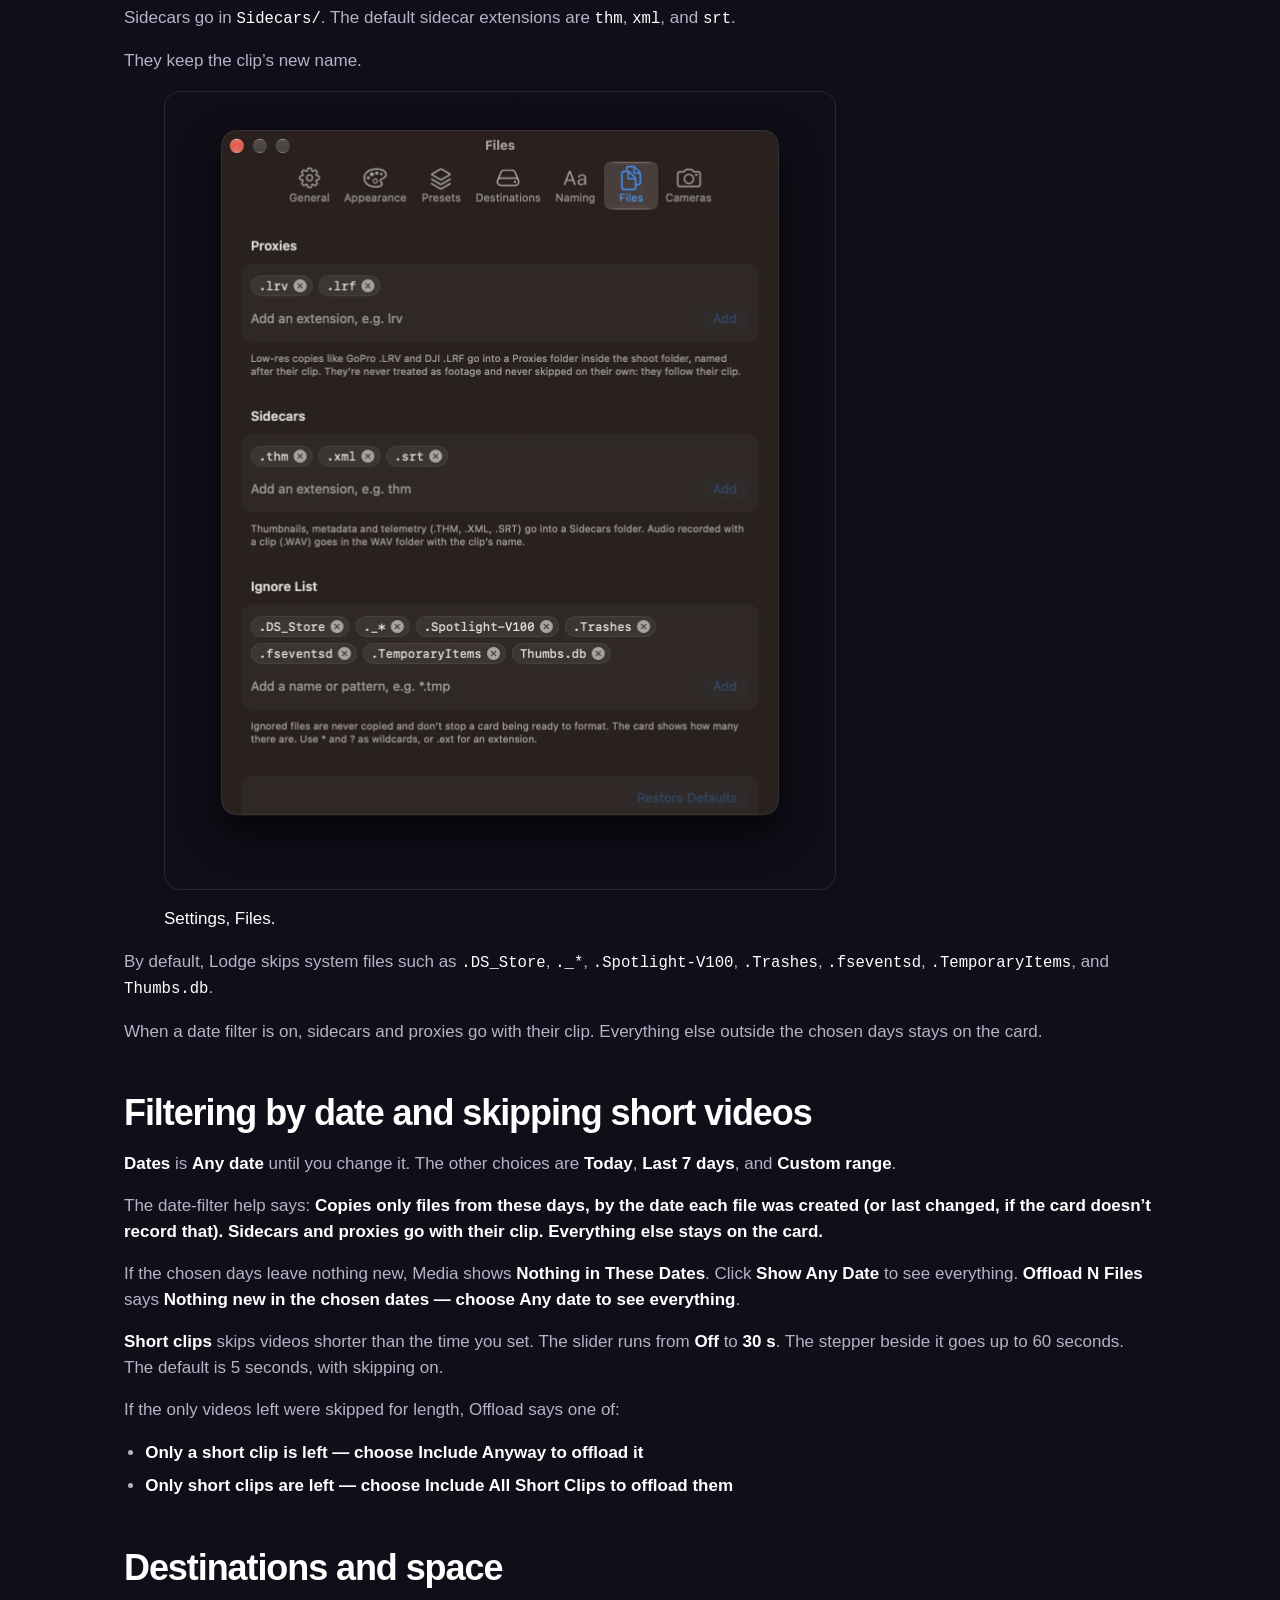
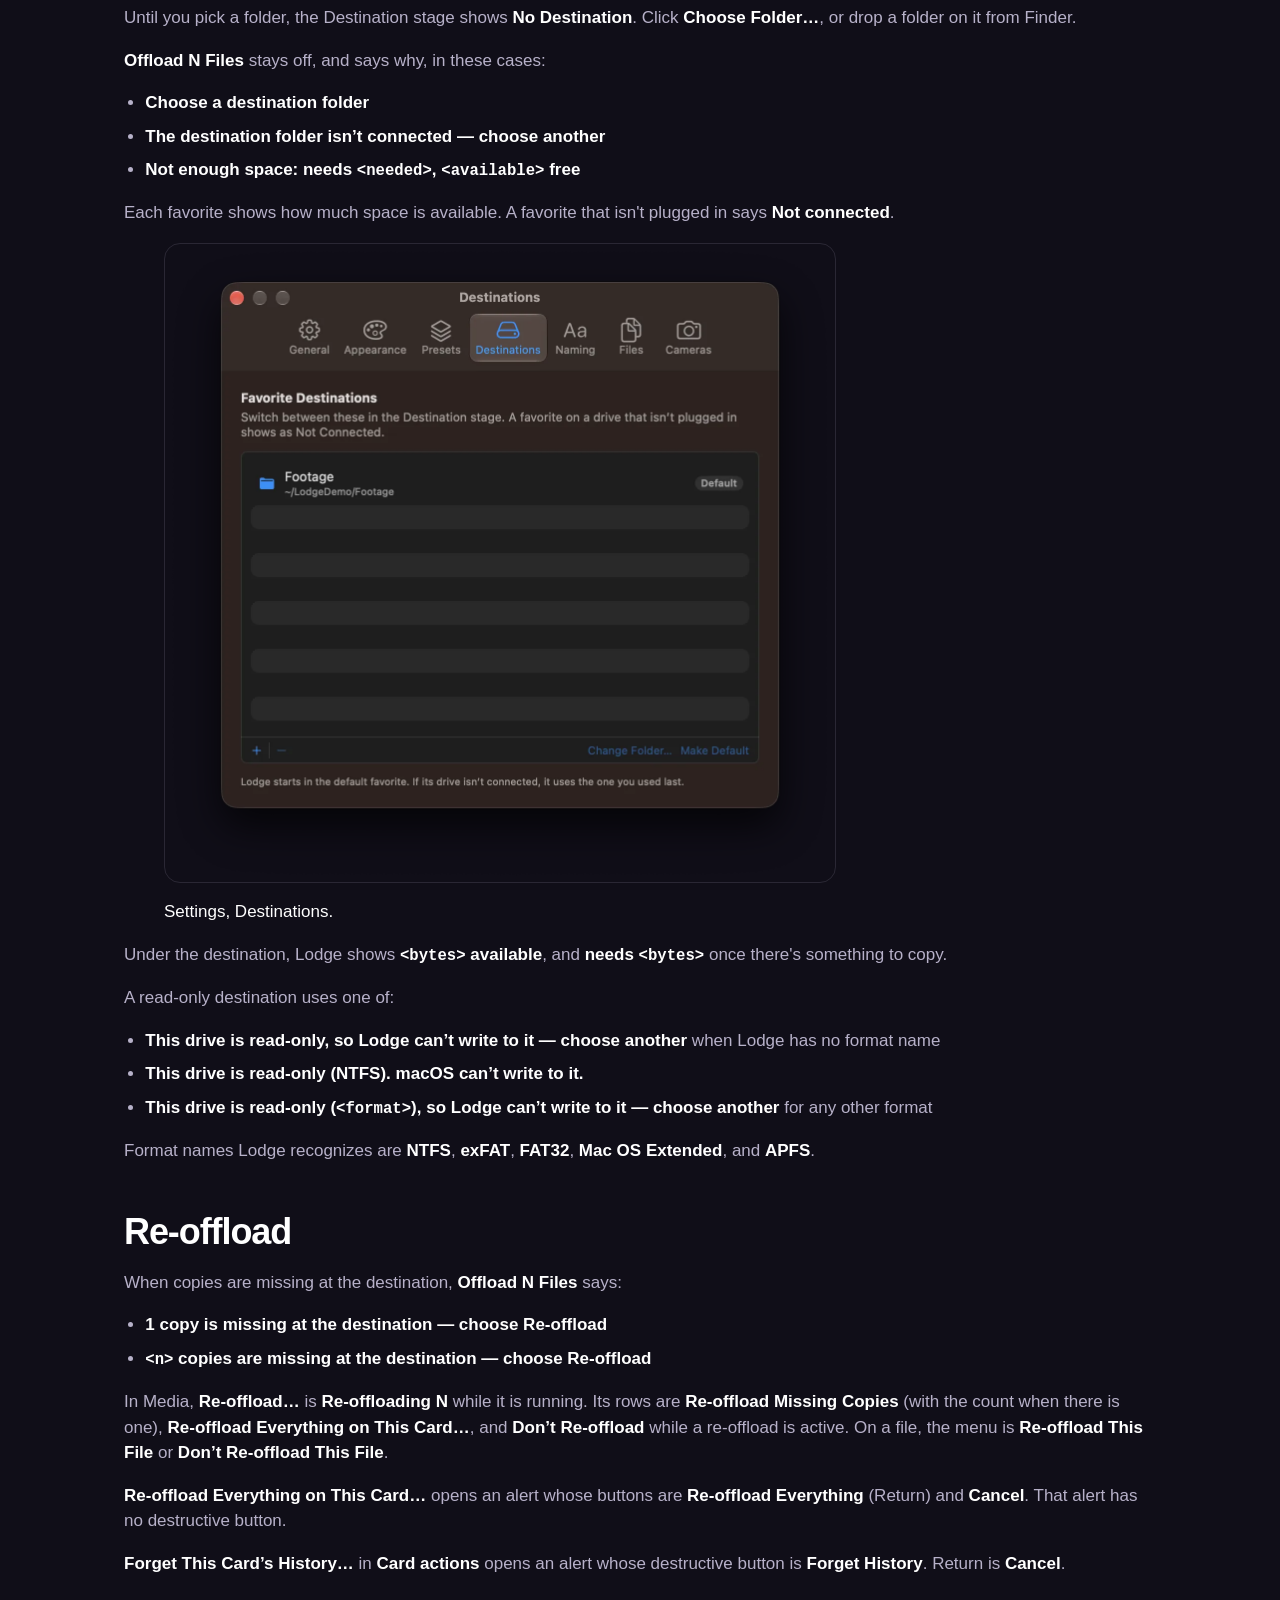
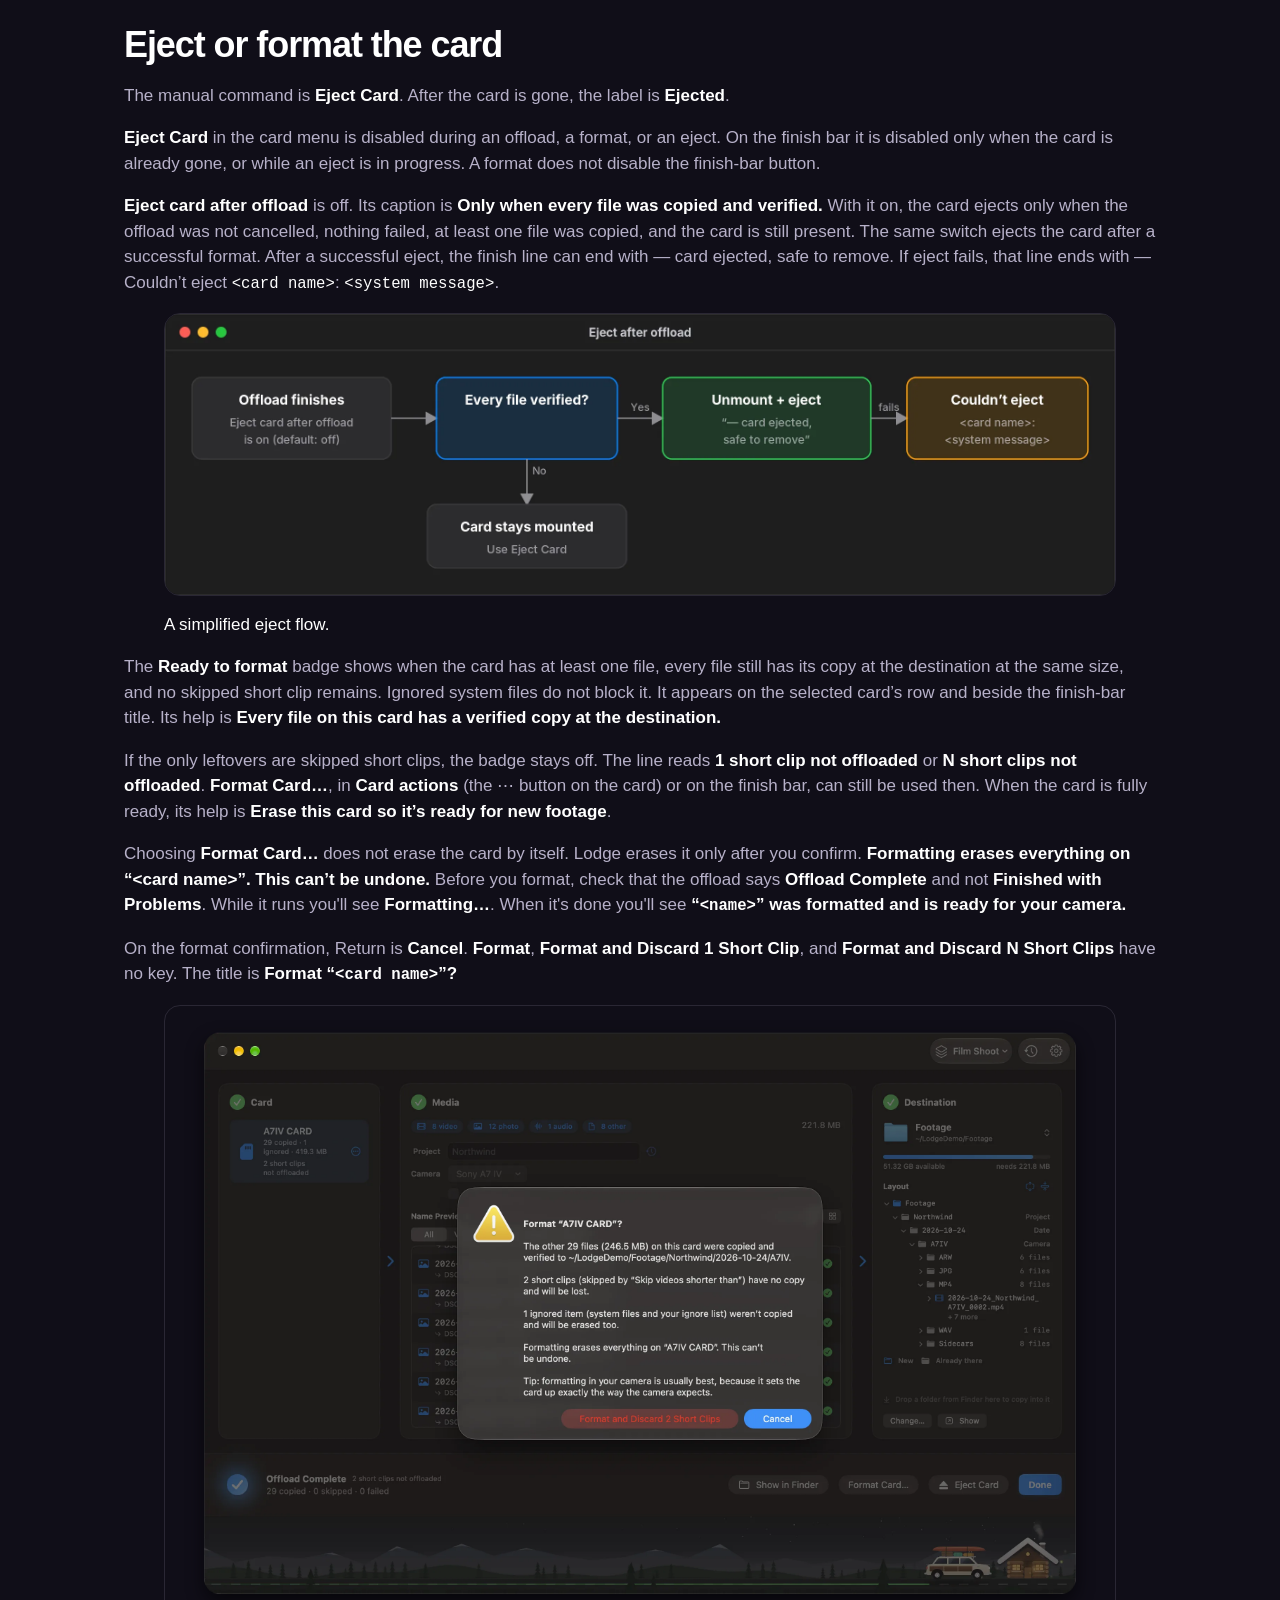
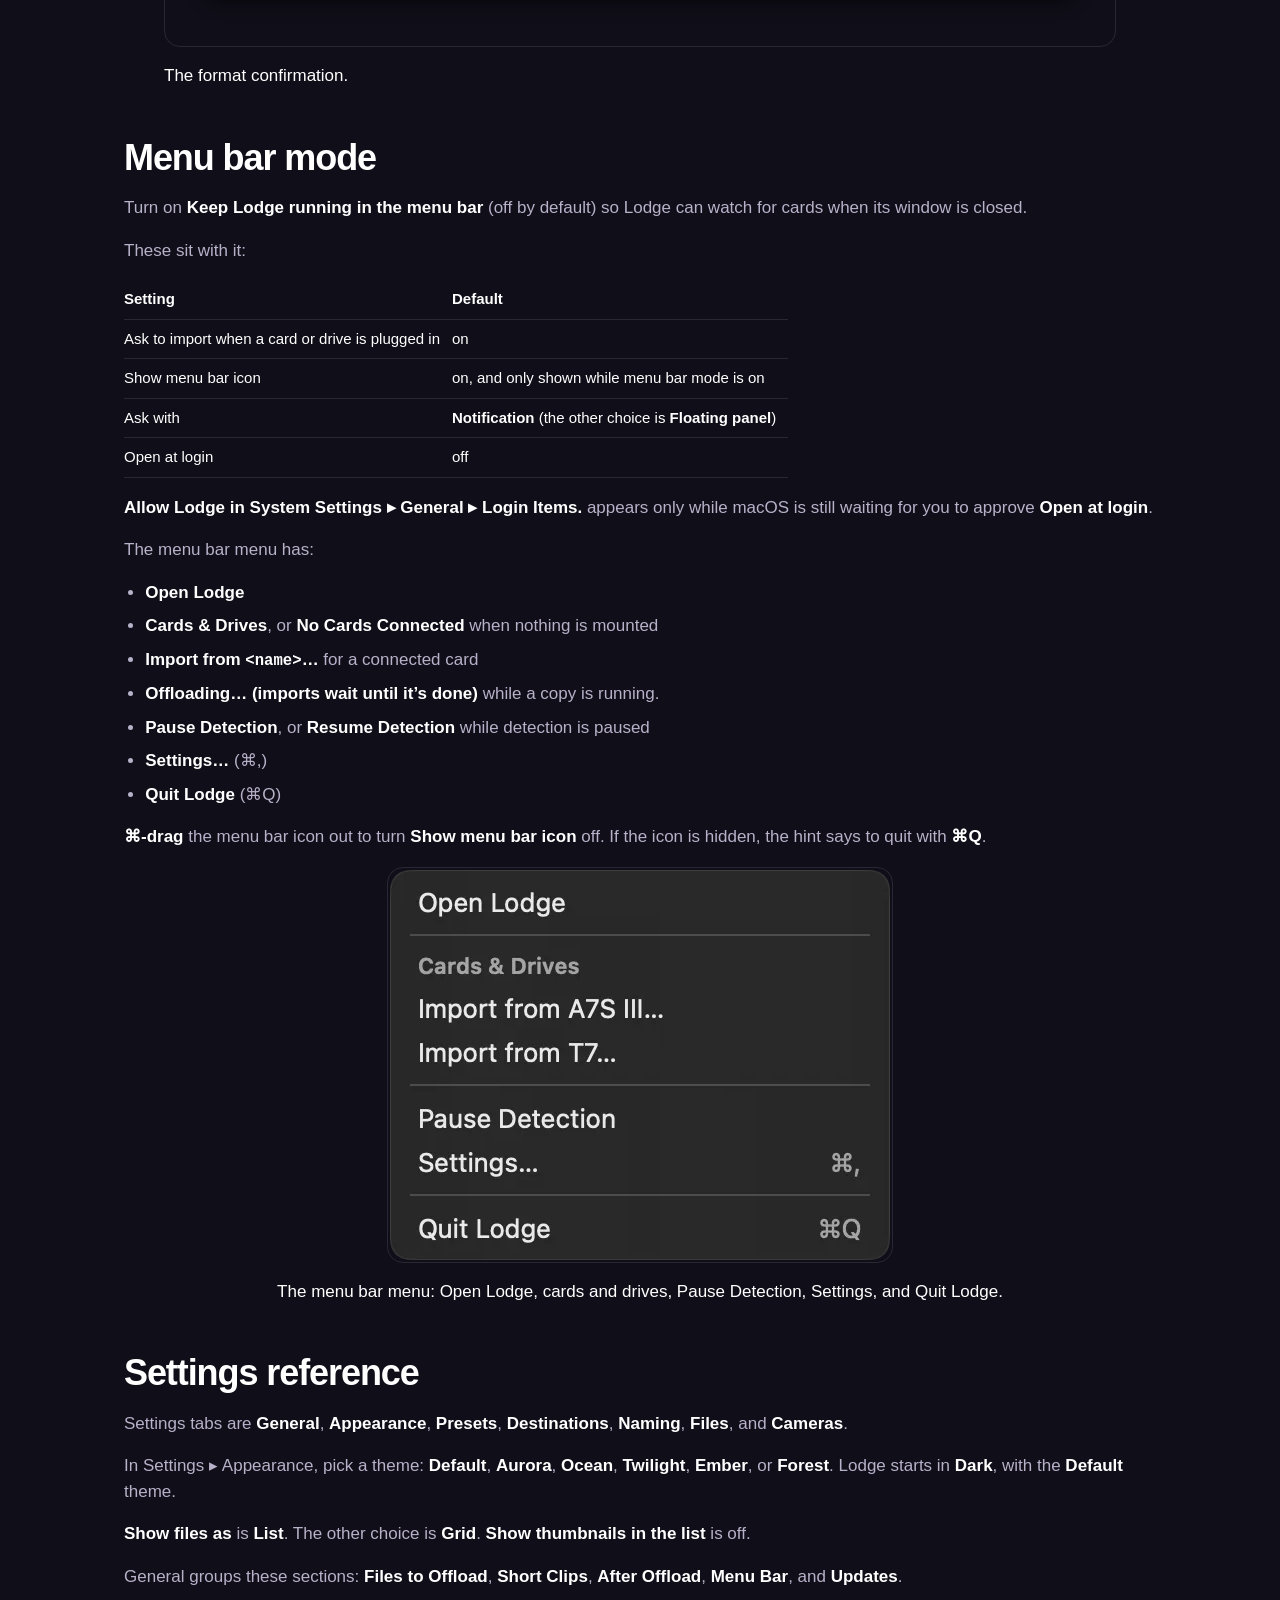
<file: lodge/user-guide.html>
<!DOCTYPE html>
<html lang="en">
<head>
  <meta charset="utf-8">
  <meta name="viewport" content="width=device-width, initial-scale=1">
  <title>User guide — Lodge</title>
  <meta name="description" content="Home base for your media. Your folders, your names, every card.">
  <meta name="author" content="bashframes">
  <meta name="theme-color" content="#100e18">
  <meta name="color-scheme" content="dark">
  <link rel="canonical" href="https://bashfra.me/lodge/user-guide.html">
  <meta property="og:url" content="https://bashfra.me/lodge/user-guide.html">
  <link rel="icon" href="assets/favicon.ico" sizes="any">
  <link rel="icon" href="assets/favicon.png" type="image/png" sizes="32x32">
  <link rel="stylesheet" href="assets/site.css">
</head>
<body>

  <a class="skip" href="#main">Skip to content</a>
  <header class="nav">
    <div class="wrap nav-inner">
      <a class="brand" href="index.html">
        <img src="assets/app-icon/lodge-cabin-small.svg" width="28" height="28" alt="">
        Lodge
      </a>
      <nav class="nav-links" aria-label="Primary">
        <a href="index.html#features">Features</a>
        <a href="index.html#install">Install</a>
        <a href="getting-started.html">Getting started</a>
        <a class="guide" href="user-guide.html">User guide</a>
        <a href="faq.html">FAQ</a>
        <a href="changelog.html">Changelog</a>
        <a class="apps" href="https://bashfra.me/apps/">All apps</a>
        <a class="download" href="https://dl.bashfra.me/lodge/Lodge-1.0.dmg" data-goatcounter-click="lodge-dmg-download" data-goatcounter-title="Lodge DMG download">Try for Free</a>
      </nav>
    </div>
  </header>

  <main id="main">
    <article class="wrap prose">
<h1 id="user-guide">User guide</h1>
<p>Home base for your media. Your folders, your names, every card.</p>
<p>The window is three columns, left to right: <strong>Card</strong>, <strong>Media</strong>, and <strong>Destination</strong>. Plugging in a card does not start a copy. <strong>Import</strong> only opens Lodge with that card selected. Nothing is copied until you click <strong>Offload N Files</strong> (<strong>Offload 1 File</strong> for one file, or <strong>Offload Files</strong> when nothing is ready).</p>
<h2 id="install-and-first-launch">Install and first launch</h2>
<p>Open the .dmg, and drag Lodge to Applications.</p>
<p>Lodge requires macOS 14.0 or later. Lodge isn't notarized, so the first time, right-click Lodge and choose Open, or go to System Settings &gt; Privacy &amp; Security &gt; Open Anyway.</p>
<h3 id="macos-15-sequoia-and-later">macOS 15 Sequoia and later</h3>
<ol>
<li>Open Lodge.</li>
<li>Click <strong>Done</strong> on the warning.</li>
<li>Go to <strong>System Settings &gt; Privacy &amp; Security</strong>.</li>
<li>Click <strong>Open Anyway</strong> next to Lodge, and confirm.</li>
</ol>
<h3 id="macos-14-sonoma">macOS 14 Sonoma</h3>
<ol>
<li>Right-click or Control-click Lodge.</li>
<li>Choose <strong>Open</strong>.</li>
<li>Choose <strong>Open</strong> again.</li>
</ol>
<p>During setup, Return is <strong>Next: …</strong> and <strong>Save preset</strong>. The done screen has <strong>Open Settings</strong>, <strong>Open Lodge</strong>, and <strong>Skip setup</strong>. You can open Settings any time with ⌘,.</p>
<p>During setup, each drive shows how much space is available.</p>
<h2 id="trial-and-license">Trial and license</h2>
<p><a href="https://dl.bashfra.me/lodge/Lodge-1.0.dmg" data-goatcounter-click="lodge-dmg-download" data-goatcounter-title="Lodge DMG download">3-day trial, then $10 once.</a></p>
<h2 id="buying-lodge-and-entering-your-license-key">Buying Lodge and entering your license key</h2>
<ol>
<li>Buy Lodge through the <a href="https://buy.polar.sh/polar_cl_gS9NEtdIPJuJDXu8sdui02XetKbkwKuHgiYxi4FBkM1">Polar checkout</a>, or click <strong>Buy Lodge</strong> inside the app.</li>
<li>Find your license key on the order confirmation page or email, or any time in the Polar customer portal.</li>
<li>In Lodge, click <strong>Enter License Key</strong>, paste the key, and confirm. After that, Lodge is yours to keep.</li>
</ol>
<p>A license key works on 3 Macs.</p>
<h2 id="your-first-offload">Your first offload</h2>
<h3 id="when-lodge-asks-to-import">When Lodge asks to import</h3>
<p>Lodge asks <strong>Import with Lodge?</strong> when you plug in a camera card or a removable drive. It won't ask about your startup disk, a network or backup drive, a disk image, the drive you copy to, a favorite on that same drive, or a card you've told it to skip.</p>
<p>Lodge recognizes the folders most cameras use (for example <code>DCIM</code>, <code>PRIVATE/M4ROOT</code>, <code>XDROOT</code>, and <code>CLIPS001</code>).</p>
<p>Lodge waits 20 seconds before it asks about the same card again. If you plug a card in during an offload or a format, Lodge asks when that finishes.</p>
<p>The notification and the floating panel use the same title. A removable volume is a <strong>card</strong>. Anything else Lodge asks about is a <strong>drive</strong>. If the name is exactly card, drive, ssd, or disk, or it ends with a space plus one of those words, the title is <strong><code>&lt;name&gt;</code> connected</strong> (for example <strong>SD Card connected</strong>). Otherwise it is <strong><code>&lt;name&gt;</code> card connected</strong> or <strong><code>&lt;name&gt;</code> drive connected</strong> (for example <strong>A7S III card connected</strong> or <strong>T7 drive connected</strong>).</p>
<p>The notification has three actions: <strong>Import</strong>, <strong>Ignore</strong>, and <strong>Don’t Ask for This Card</strong>.</p>
<p>Lodge shows the same prompt as a floating panel when permission is still undecided, alerts are off, the notification style is <strong>None</strong>, or <strong>Ask with</strong> is <strong>Floating panel</strong>. Its buttons are <strong>Import</strong>, <strong>Ignore</strong>, and <strong>Don’t ask for this card</strong>. The panel does not take the keyboard, so Return does not press <strong>Import</strong>.</p>
<p>If you don't see the prompt, set <strong>Settings ▸ General ▸ Menu Bar ▸ Ask with</strong> to <strong>Floating panel</strong>.</p>
<figure>
<img src="assets/guide/lodge-guide-diagram-import-flow@2x.webp" width="1040" height="345" alt="Import a card. Import opens Lodge with that card selected. Ignore or Don’t Ask for This Card leaves the card alone. Only Offload copies files." style="max-width:100%;height:auto">
<figcaption>Import a card.</figcaption>
</figure>
<figure class="natural">
<img class="natural" src="assets/screenshots/import-prompt-dark.webp" width="772" height="270" alt="The import prompt: Import with Lodge?">
<figcaption>The import prompt: Import with Lodge?</figcaption>
</figure>
<p><strong>Import</strong> opens Lodge with that card selected. Nothing is copied yet. Notifications are the default.</p>
<p>If card detection is paused, choose <strong>Resume Detection</strong> in the menu bar menu. That does not resume an offload.</p>
<h3 id="offload">Offload</h3>
<ol>
<li>Insert a card.</li>
<li>Enter a project name if the template needs one.</li>
<li>Choose a destination.</li>
<li>Click <strong>Offload N Files</strong>.</li>
</ol>
<p>While Lodge is ready, the bar says <strong>Ready. Every file is verified with SHA-256 after copying.</strong> The button help is <strong>Copy and verify the new files</strong>. You'll see <strong>Copying</strong>, then <strong>Verifying</strong>.</p>
<figure>
<img src="assets/screenshots/ready-dark.webp" width="1352" height="912" alt="Lodge ready to offload. The bar says every file is verified with SHA-256 after copying." style="max-width:100%;height:auto">
<figcaption>Lodge ready to offload.</figcaption>
</figure>
<figure>
<img src="assets/screenshots/running-dark.webp" width="1352" height="912" alt="An offload in progress, in the Copying stage." style="max-width:100%;height:auto">
<figcaption>An offload in progress, in the Copying stage.</figcaption>
</figure>
<p>You can also press Return to start.</p>
<p>If <strong>Offload N Files</strong> cannot start, its caption is one of the messages in <a href="#why-offload-is-waiting">Why Offload is waiting</a>.</p>
<h2 id="verification">Verification</h2>
<figure>
<img src="assets/guide/lodge-guide-diagram-verification-flow@2x.webp" width="1070" height="365" alt="How Lodge verifies each file: copy and hash, read the partial file back, then rename it if the hashes match or delete it if they do not." style="max-width:100%;height:auto">
<figcaption>How Lodge verifies each file: copy and hash, read the partial file back, then rename it if the hashes match or delete it if they do not.</figcaption>
</figure>
<p>Lodge copies one file like this:</p>
<ol>
<li>It writes <code>&lt;final name&gt;.lodge-partial</code> and hashes the source with SHA-256 as it reads.</li>
<li>It reads that partial file back from disk and hashes it.</li>
<li>If the hashes match, it renames the partial file to the final name. If they do not, it deletes the partial file.</li>
</ol>
<p>Lodge never changes anything on your card, and it never overwrites a file that's already at the destination.</p>
<p>Lodge remembers a verified copy by the card’s volume UUID, or the volume name when there is no UUID, plus the path on the card, the size, and the modification time in whole seconds. That match is not a content hash. Change the size or the modification time and Lodge treats the file as new. A copy counts as missing when that same record matches and the file at the destination is gone, or its size differs.</p>
<p>What you see when a file fails starts with the path on the card, then the reason. For example: <code>DCIM/100MEDIA/C0001.MP4: C0001.MP4 already exists — not overwriting it.</code> The reason is one of:</p>
<ul>
<li><strong><code>&lt;name&gt;</code> already exists — not overwriting it.</strong></li>
<li><strong>Couldn’t create <code>&lt;name&gt;</code> in the destination.</strong></li>
<li><strong>Checksum mismatch for <code>&lt;name&gt;</code>. The copy was deleted.</strong></li>
</ul>
<p>When the batch finishes, the title is <strong>Offload Complete</strong>, <strong>Finished with Problems</strong>, or <strong>Offload Cancelled</strong>.</p>
<p>The line under it is <strong><code>&lt;copied&gt;</code> copied · <code>&lt;skipped&gt;</code> skipped · <code>&lt;failed&gt;</code> failed</strong>. If the card is already gone after an eject, that line gains — card ejected, safe to remove.</p>
<figure>
<img src="assets/screenshots/finished-dark.webp" width="1352" height="912" alt="A finished offload. The bar reads Offload Complete, with the copied, skipped, and failed counts." style="max-width:100%;height:auto">
<figcaption>A finished offload.</figcaption>
</figure>
<p>If a copy Lodge expected is missing at the destination, Offload tells you to choose Re-offload. The wording is in <a href="#re-offload">Re-offload</a>.</p>
<h2 id="naming-templates-and-tokens">Naming templates and tokens</h2>
<p>The default folder template is <code>{date}/{project}</code>. The default file template is <code>{date}_{project}_{seq}</code>.</p>
<p>To start from a ready-made template, choose <strong>Examples</strong> in Settings ▸ Naming. The choices are <strong>Date / Project</strong>, <strong>Project / Date / Camera</strong>, <strong>Project / Type / Date</strong>, <strong>Year / Month / Day</strong>, <strong>Date / Project, Original Names</strong>, and <strong>Flat</strong>.</p>
<table>
<thead>
<tr>
<th>Token</th>
<th>Meaning in the template editor</th>
<th>Rendered value</th>
</tr>
</thead>
<tbody>
<tr>
<td><code>{project}</code></td>
<td>Project name</td>
<td>the project field</td>
</tr>
<tr>
<td><code>{camera}</code></td>
<td>Selected camera</td>
<td>the camera’s code, when cleaning leaves one; otherwise the cleaned camera name</td>
</tr>
<tr>
<td><code>{date}</code></td>
<td>Capture date (2026-10-25)</td>
<td><code>yyyy-MM-dd</code></td>
</tr>
<tr>
<td><code>{year}</code></td>
<td>Year (2026)</td>
<td><code>yyyy</code></td>
</tr>
<tr>
<td><code>{month}</code></td>
<td>Month (10)</td>
<td><code>MM</code></td>
</tr>
<tr>
<td><code>{day}</code></td>
<td>Day (25)</td>
<td><code>dd</code></td>
</tr>
<tr>
<td><code>{time}</code></td>
<td>Capture time (143005)</td>
<td><code>HHmmss</code></td>
</tr>
<tr>
<td><code>{type}</code></td>
<td>Video, Photo, Audio or Other</td>
<td><strong>Video</strong>, <strong>Photo</strong>, <strong>Audio</strong>, or <strong>Other</strong></td>
</tr>
<tr>
<td><code>{card}</code></td>
<td>Card (volume) name</td>
<td>the volume name, cleaned like the project name. If that is empty, <strong>Card</strong></td>
</tr>
<tr>
<td><code>{original}</code></td>
<td>Original file name, no extension</td>
<td>the source name, made safe</td>
</tr>
<tr>
<td><code>{seq}</code></td>
<td>Sequence number (0001); {seq:3} for 001</td>
<td>at least 4 digits, unless <code>{seq:N}</code> says otherwise</td>
</tr>
<tr>
<td><code>{ext}</code></td>
<td>File extension (mp4)</td>
<td>the extension, lowercased</td>
</tr>
</tbody>
</table>
<p>In a file or folder name, <code>/</code>, <code>:</code>, <code>\</code>, <code>*</code>, <code>?</code>, <code>"</code>, <code>&lt;</code>, <code>&gt;</code>, <code>|</code>, and control characters become <code>-</code>. Spaces at the ends are trimmed, and leading dots are stripped so the name is not a hidden file.</p>
<p>The project name is cleaned separately. Letters, digits, and <code>-</code> stay. Any other character splits a word, and each word is capitalized, so "beach day" becomes <code>BeachDay</code>. The result is at most 60 characters, and leading or trailing <code>-</code> is removed.</p>
<p>Sequence numbers continue after the highest number already in the destination folder.</p>
<figure>
<img src="assets/screenshots/settings-naming.webp" width="712" height="820" alt="Settings, Naming. The folder template and the file template." style="max-width:100%;height:auto">
<figcaption>Settings, Naming.</figcaption>
</figure>
<p>Inside the shoot folder, each extension gets its own folder. <code>.jpeg</code> and <code>.jpe</code> share <strong>JPG</strong>. <code>.tiff</code> shares <strong>TIF</strong>. <code>{ext}</code> stays that file’s own extension, lowercased.</p>
<h2 id="presets-and-quick-dump">Presets and Quick dump</h2>
<p>Saved presets start empty. The menu at the top right, just before Recent Offloads and Settings, lists them. It also has <strong>Save Current Setup as Preset…</strong>, <strong>Update “name”</strong> after you edit the setup in use, and <strong>Manage Presets…</strong>. <strong>Manage Presets…</strong> opens Settings ▸ Presets, where you rename, apply, duplicate, delete, reorder, and edit a preset. Presets are stored in <code>~/Library/Application Support/Lodge/presets.json</code>.</p>
<p>A preset saves where files go, how they're named, the camera, short-clip skipping, Quick dump, and the file rules. File type and date filters are set for each offload and are not saved in presets. With no preset chosen, the menu says <strong>No Preset</strong>. The photo-session setup uses the <strong>Date / Project</strong> naming example and suggests the preset name <strong>Photo Session</strong>.</p>
<p>On the setup done screen, Return can be <strong>Offload with <code>&lt;preset&gt;</code></strong>.</p>
<p><strong>Quick dump</strong> sits under Project in Media. It is off until you turn it on. The hint says <strong>Skips the project name and dumps all the footage straight into a dated folder.</strong> While it is on, the Project field is disabled and its prompt is <strong>Not needed for a quick dump</strong>. <code>{project}</code>, and the old <code>{shoot}</code> token, are taken out of the templates used for that offload only. The templates you saved stay as written. Empty folder levels disappear, so <code>{date}/{project}</code> becomes <code>{date}</code> and <code>{date}_{project}_{seq}</code> becomes <code>{date}_{seq}</code>. If the file template would have no token left, it becomes <code>{date}_{seq}</code>. The project you typed is not saved as the last project. Sequence numbers still continue. Each extension still gets its own folder. Proxies still go in <code>Proxies/</code> and sidecars in <code>Sidecars/</code>. A level Quick dump removes is struck through and tagged <strong>Quick dump</strong>.</p>
<figure>
<img src="assets/screenshots/ready-quickdump-dark.webp" width="1352" height="912" alt="Quick dump available on the main window." style="max-width:100%;height:auto">
<figcaption>Quick dump available on the main window.</figcaption>
</figure>
<h2 id="sidecars-and-proxies">Sidecars and proxies</h2>
<p>Proxies go in <code>Proxies/</code>. The default proxy extensions are <code>lrv</code> and <code>lrf</code>.</p>
<p>Sidecars go in <code>Sidecars/</code>. The default sidecar extensions are <code>thm</code>, <code>xml</code>, and <code>srt</code>.</p>
<p>They keep the clip’s new name.</p>
<figure>
<img src="assets/screenshots/settings-files.webp" width="672" height="800" alt="Settings, Files. Proxy extensions, sidecar extensions, and ignored names." style="max-width:100%;height:auto">
<figcaption>Settings, Files.</figcaption>
</figure>
<p>By default, Lodge skips system files such as <code>.DS_Store</code>, <code>._*</code>, <code>.Spotlight-V100</code>, <code>.Trashes</code>, <code>.fseventsd</code>, <code>.TemporaryItems</code>, and <code>Thumbs.db</code>.</p>
<p>When a date filter is on, sidecars and proxies go with their clip. Everything else outside the chosen days stays on the card.</p>
<h2 id="filtering-by-date-and-skipping-short-videos">Filtering by date and skipping short videos</h2>
<p><strong>Dates</strong> is <strong>Any date</strong> until you change it. The other choices are <strong>Today</strong>, <strong>Last 7 days</strong>, and <strong>Custom range</strong>.</p>
<p>The date-filter help says: <strong>Copies only files from these days, by the date each file was created (or last changed, if the card doesn’t record that). Sidecars and proxies go with their clip. Everything else stays on the card.</strong></p>
<p>If the chosen days leave nothing new, Media shows <strong>Nothing in These Dates</strong>. Click <strong>Show Any Date</strong> to see everything. <strong>Offload N Files</strong> says <strong>Nothing new in the chosen dates — choose Any date to see everything</strong>.</p>
<p><strong>Short clips</strong> skips videos shorter than the time you set. The slider runs from <strong>Off</strong> to <strong>30 s</strong>. The stepper beside it goes up to 60 seconds. The default is 5 seconds, with skipping on.</p>
<p>If the only videos left were skipped for length, Offload says one of:</p>
<ul>
<li><strong>Only a short clip is left — choose Include Anyway to offload it</strong></li>
<li><strong>Only short clips are left — choose Include All Short Clips to offload them</strong></li>
</ul>
<h2 id="destinations-and-space">Destinations and space</h2>
<p>Until you pick a folder, the Destination stage shows <strong>No Destination</strong>. Click <strong>Choose Folder…</strong>, or drop a folder on it from Finder.</p>
<p><strong>Offload N Files</strong> stays off, and says why, in these cases:</p>
<ul>
<li><strong>Choose a destination folder</strong></li>
<li><strong>The destination folder isn’t connected — choose another</strong></li>
<li><strong>Not enough space: needs <code>&lt;needed&gt;</code>, <code>&lt;available&gt;</code> free</strong></li>
</ul>
<p>Each favorite shows how much space is available. A favorite that isn't plugged in says <strong>Not connected</strong>.</p>
<figure>
<img src="assets/screenshots/settings-destinations.webp" width="672" height="640" alt="Settings, Destinations. Favorite folders." style="max-width:100%;height:auto">
<figcaption>Settings, Destinations.</figcaption>
</figure>
<p>Under the destination, Lodge shows <strong><code>&lt;bytes&gt;</code> available</strong>, and <strong>needs <code>&lt;bytes&gt;</code></strong> once there's something to copy.</p>
<p>A read-only destination uses one of:</p>
<ul>
<li><strong>This drive is read-only, so Lodge can’t write to it — choose another</strong> when Lodge has no format name</li>
<li><strong>This drive is read-only (NTFS). macOS can’t write to it.</strong></li>
<li><strong>This drive is read-only (<code>&lt;format&gt;</code>), so Lodge can’t write to it — choose another</strong> for any other format</li>
</ul>
<p>Format names Lodge recognizes are <strong>NTFS</strong>, <strong>exFAT</strong>, <strong>FAT32</strong>, <strong>Mac OS Extended</strong>, and <strong>APFS</strong>.</p>
<h2 id="re-offload">Re-offload</h2>
<p>When copies are missing at the destination, <strong>Offload N Files</strong> says:</p>
<ul>
<li><strong>1 copy is missing at the destination — choose Re-offload</strong></li>
<li><strong><code>&lt;n&gt;</code> copies are missing at the destination — choose Re-offload</strong></li>
</ul>
<p>In Media, <strong>Re-offload…</strong> is <strong>Re-offloading N</strong> while it is running. Its rows are <strong>Re-offload Missing Copies</strong> (with the count when there is one), <strong>Re-offload Everything on This Card…</strong>, and <strong>Don’t Re-offload</strong> while a re-offload is active. On a file, the menu is <strong>Re-offload This File</strong> or <strong>Don’t Re-offload This File</strong>.</p>
<p><strong>Re-offload Everything on This Card…</strong> opens an alert whose buttons are <strong>Re-offload Everything</strong> (Return) and <strong>Cancel</strong>. That alert has no destructive button.</p>
<p><strong>Forget This Card’s History…</strong> in <strong>Card actions</strong> opens an alert whose destructive button is <strong>Forget History</strong>. Return is <strong>Cancel</strong>.</p>
<h2 id="eject-or-format-the-card">Eject or format the card</h2>
<p>The manual command is <strong>Eject Card</strong>. After the card is gone, the label is <strong>Ejected</strong>.</p>
<p><strong>Eject Card</strong> in the card menu is disabled during an offload, a format, or an eject. On the finish bar it is disabled only when the card is already gone, or while an eject is in progress. A format does not disable the finish-bar button.</p>
<p><strong>Eject card after offload</strong> is off. Its caption is <strong>Only when every file was copied and verified.</strong> With it on, the card ejects only when the offload was not cancelled, nothing failed, at least one file was copied, and the card is still present. The same switch ejects the card after a successful format. After a successful eject, the finish line can end with — card ejected, safe to remove. If eject fails, that line ends with — Couldn’t eject <code>&lt;card name&gt;</code>: <code>&lt;system message&gt;</code>.</p>
<figure>
<img src="assets/guide/lodge-guide-diagram-eject-flow@2x.webp" width="1050" height="310" alt="A simplified eject flow. A verified offload leads to unmount and eject. Otherwise the card stays mounted." style="max-width:100%;height:auto">
<figcaption>A simplified eject flow.</figcaption>
</figure>
<p>The <strong>Ready to format</strong> badge shows when the card has at least one file, every file still has its copy at the destination at the same size, and no skipped short clip remains. Ignored system files do not block it. It appears on the selected card’s row and beside the finish-bar title. Its help is <strong>Every file on this card has a verified copy at the destination.</strong></p>
<p>If the only leftovers are skipped short clips, the badge stays off. The line reads <strong>1 short clip not offloaded</strong> or <strong>N short clips not offloaded</strong>. <strong>Format Card…</strong>, in <strong>Card actions</strong> (the ⋯ button on the card) or on the finish bar, can still be used then. When the card is fully ready, its help is <strong>Erase this card so it’s ready for new footage</strong>.</p>
<p>Choosing <strong>Format Card…</strong> does not erase the card by itself. Lodge erases it only after you confirm. <strong>Formatting erases everything on “&lt;card name&gt;”. This can’t be undone.</strong> Before you format, check that the offload says <strong>Offload Complete</strong> and not <strong>Finished with Problems</strong>. While it runs you'll see <strong>Formatting…</strong>. When it's done you'll see <strong>“<code>&lt;name&gt;</code>” was formatted and is ready for your camera.</strong></p>
<p>On the format confirmation, Return is <strong>Cancel</strong>. <strong>Format</strong>, <strong>Format and Discard 1 Short Clip</strong>, and <strong>Format and Discard N Short Clips</strong> have no key. The title is <strong>Format “<code>&lt;card name&gt;</code>”?</strong></p>
<figure>
<img src="assets/screenshots/format-confirm.webp" width="1352" height="912" alt="The format confirmation." style="max-width:100%;height:auto">
<figcaption>The format confirmation.</figcaption>
</figure>
<h2 id="menu-bar-mode">Menu bar mode</h2>
<p>Turn on <strong>Keep Lodge running in the menu bar</strong> (off by default) so Lodge can watch for cards when its window is closed.</p>
<p>These sit with it:</p>
<table>
<thead>
<tr>
<th>Setting</th>
<th>Default</th>
</tr>
</thead>
<tbody>
<tr>
<td>Ask to import when a card or drive is plugged in</td>
<td>on</td>
</tr>
<tr>
<td>Show menu bar icon</td>
<td>on, and only shown while menu bar mode is on</td>
</tr>
<tr>
<td>Ask with</td>
<td><strong>Notification</strong> (the other choice is <strong>Floating panel</strong>)</td>
</tr>
<tr>
<td>Open at login</td>
<td>off</td>
</tr>
</tbody>
</table>
<p><strong>Allow Lodge in System Settings ▸ General ▸ Login Items.</strong> appears only while macOS is still waiting for you to approve <strong>Open at login</strong>.</p>
<p>The menu bar menu has:</p>
<ul>
<li><strong>Open Lodge</strong></li>
<li><strong>Cards &amp; Drives</strong>, or <strong>No Cards Connected</strong> when nothing is mounted</li>
<li><strong>Import from <code>&lt;name&gt;</code>…</strong> for a connected card</li>
<li><strong>Offloading… (imports wait until it’s done)</strong> while a copy is running.</li>
<li><strong>Pause Detection</strong>, or <strong>Resume Detection</strong> while detection is paused</li>
<li><strong>Settings…</strong> (⌘,)</li>
<li><strong>Quit Lodge</strong> (⌘Q)</li>
</ul>
<p><strong>⌘-drag</strong> the menu bar icon out to turn <strong>Show menu bar icon</strong> off. If the icon is hidden, the hint says to quit with <strong>⌘Q</strong>.</p>
<figure class="natural">
<img class="natural" src="assets/screenshots/menubar-menu-dark.webp" width="504" height="394" alt="The menu bar menu: Open Lodge, cards and drives, Pause Detection, Settings, and Quit Lodge.">
<figcaption>The menu bar menu: Open Lodge, cards and drives, Pause Detection, Settings, and Quit Lodge.</figcaption>
</figure>
<h2 id="settings-reference">Settings reference</h2>
<p>Settings tabs are <strong>General</strong>, <strong>Appearance</strong>, <strong>Presets</strong>, <strong>Destinations</strong>, <strong>Naming</strong>, <strong>Files</strong>, and <strong>Cameras</strong>.</p>
<p>In Settings ▸ Appearance, pick a theme: <strong>Default</strong>, <strong>Aurora</strong>, <strong>Ocean</strong>, <strong>Twilight</strong>, <strong>Ember</strong>, or <strong>Forest</strong>. Lodge starts in <strong>Dark</strong>, with the <strong>Default</strong> theme.</p>
<p><strong>Show files as</strong> is <strong>List</strong>. The other choice is <strong>Grid</strong>. <strong>Show thumbnails in the list</strong> is off.</p>
<p>General groups these sections: <strong>Files to Offload</strong>, <strong>Short Clips</strong>, <strong>After Offload</strong>, <strong>Menu Bar</strong>, and <strong>Updates</strong>.</p>
<table>
<thead>
<tr>
<th>Setting</th>
<th>Default</th>
</tr>
</thead>
<tbody>
<tr>
<td>Destination folder</td>
<td>none, until you choose one</td>
</tr>
<tr>
<td>Eject card after offload</td>
<td>off</td>
</tr>
<tr>
<td>Folder template</td>
<td><code>{date}/{project}</code></td>
</tr>
<tr>
<td>File template</td>
<td><code>{date}_{project}_{seq}</code></td>
</tr>
<tr>
<td>Last project</td>
<td>empty</td>
</tr>
<tr>
<td>Recent projects</td>
<td>empty, and at most 6</td>
</tr>
<tr>
<td>Files to offload</td>
<td>Video, Photos, Audio, and Other all on. The media filter says <strong>Photo</strong>.</td>
</tr>
<tr>
<td>Play a sound when an offload finishes</td>
<td>on</td>
</tr>
<tr>
<td>Short clips</td>
<td>On, 5 seconds. Slider from <strong>Off</strong> to <strong>30 s</strong>; the stepper goes to 60 seconds.</td>
</tr>
<tr>
<td>Theme</td>
<td>Default</td>
</tr>
<tr>
<td>Appearance</td>
<td>Dark</td>
</tr>
<tr>
<td>Show files as</td>
<td>List</td>
</tr>
<tr>
<td>Show thumbnails in the list</td>
<td>off</td>
</tr>
<tr>
<td>Quick dump</td>
<td>off</td>
</tr>
<tr>
<td>Dates</td>
<td>Any date</td>
</tr>
<tr>
<td>Keep Lodge running in the menu bar</td>
<td>off</td>
</tr>
<tr>
<td>Ask to import when a card or drive is plugged in</td>
<td>on</td>
</tr>
<tr>
<td>Show menu bar icon</td>
<td>on, while menu bar mode is on</td>
</tr>
<tr>
<td>Ask with</td>
<td>Notification</td>
</tr>
<tr>
<td>Open at login</td>
<td>off</td>
</tr>
<tr>
<td>Don’t ask for these cards</td>
<td>empty</td>
</tr>
<tr>
<td>Proxies</td>
<td><code>lrv</code>, <code>lrf</code></td>
</tr>
<tr>
<td>Sidecars</td>
<td><code>thm</code>, <code>xml</code>, <code>srt</code></td>
</tr>
<tr>
<td>Ignored names</td>
<td><code>.DS_Store</code>, <code>._*</code>, <code>.Spotlight-V100</code>, <code>.Trashes</code>, <code>.fseventsd</code>, <code>.TemporaryItems</code>, <code>Thumbs.db</code></td>
</tr>
<tr>
<td>Automatically check for updates</td>
<td>on</td>
</tr>
<tr>
<td>Update check interval</td>
<td>once a day</td>
</tr>
<tr>
<td>Automatically download and install updates</td>
<td>off</td>
</tr>
</tbody>
</table>
<figure>
<img src="assets/screenshots/settings-general.webp" width="672" height="800" alt="Settings, General." style="max-width:100%;height:auto">
<figcaption>Settings, General.</figcaption>
</figure>
<figure>
<img src="assets/screenshots/settings-appearance.webp" width="672" height="705" alt="Settings, Appearance. Theme is Default. Lodge starts in Dark." style="max-width:100%;height:auto">
<figcaption>Settings, Appearance. Theme is Default.</figcaption>
</figure>
<figure>
<img src="assets/screenshots/ready-default-dark.webp" width="1352" height="912" alt="Lodge in Dark mode with the Default theme, ready to offload 54 files from an A7S III card." style="max-width:100%;height:auto">
<figcaption>Lodge in Dark mode with the Default theme, ready to offload.</figcaption>
</figure>
<figure>
<img src="assets/screenshots/settings-presets.webp" width="752" height="740" alt="Settings, Presets." style="max-width:100%;height:auto">
<figcaption>Settings, Presets.</figcaption>
</figure>



<figure>
<img src="assets/screenshots/grid-dark.webp" width="1352" height="912" alt="Media shown as a grid. Show files as can be List or Grid." style="max-width:100%;height:auto">
<figcaption>Media shown as a grid.</figcaption>
</figure>
<figure>
<img src="assets/screenshots/settings-cameras.webp" width="672" height="640" alt="Settings, Cameras." style="max-width:100%;height:auto">
<figcaption>Settings, Cameras.</figcaption>
</figure>
<p>The updates footer says: <strong>Lodge checks for a new version once a day. You can also choose Lodge ▸ Check for Updates… any time.</strong></p>
<h2 id="keyboard-shortcuts">Keyboard shortcuts</h2>
<table>
<thead>
<tr>
<th>Shortcut</th>
<th>What it does</th>
</tr>
</thead>
<tbody>
<tr>
<td>⌘,</td>
<td>Settings. The menu bar item uses the same key. The setup done screen shows <strong>⌘ ,</strong>. The Settings toolbar help is <strong>Settings (⌘,)</strong>.</td>
</tr>
<tr>
<td>⌘Q</td>
<td>Quit. The hidden-icon hint says <strong>quit it from there with ⌘Q.</strong></td>
</tr>
<tr>
<td>⌘-drag</td>
<td>Drag the menu bar icon out to turn <strong>Show menu bar icon</strong> off.</td>
</tr>
<tr>
<td>Return</td>
<td><strong>Offload N Files</strong>, Done, <strong>Get started</strong>, and <strong>Offload with <code>&lt;preset&gt;</code></strong>. During setup, <strong>Next: …</strong> and <strong>Save preset</strong>. On the format confirmation and on <strong>Forget History</strong>, Return is <strong>Cancel</strong>. On <strong>Re-offload Everything</strong>, Return is that button. Return does not press <strong>Import</strong> on the floating panel.</td>
</tr>
<tr>
<td>Escape</td>
<td><strong>Cancel</strong> during an offload. <strong>Maybe Later</strong> on the support note. Clears the selection in the list or grid.</td>
</tr>
<tr>
<td>Space</td>
<td>Quick Look on the selection. Space again closes Quick Look. The list and grid hint is <strong>Press Space to preview the selected file with Quick Look</strong>.</td>
</tr>
<tr>
<td>Up, Down, Left, Right</td>
<td>Move the selection in the list or grid.</td>
</tr>
<tr>
<td>⌘-click</td>
<td>Toggle a file in the selection.</td>
</tr>
<tr>
<td>Shift-click</td>
<td>Extend the selection.</td>
</tr>
<tr>
<td>Double-click</td>
<td>Quick Look.</td>
</tr>
</tbody>
</table>
<p>The destructive buttons on the format confirmation and on <strong>Forget History</strong> have no keyboard equivalent. The other re-offload alert has <strong>Re-offload Everything</strong> (Return) and <strong>Cancel</strong>, and no destructive button.</p>

<h2 id="troubleshooting">Troubleshooting</h2>
<h3 id="why-offload-is-waiting">Why Offload is waiting</h3>
<figure>
<img src="assets/screenshots/empty-dark.webp" width="1352" height="912" alt="Lodge with no card. Offload is waiting." style="max-width:100%;height:auto">
<figcaption>Lodge with no card.</figcaption>
</figure>
<table>
<thead>
<tr>
<th>Message</th>
<th>What it means</th>
</tr>
</thead>
<tbody>
<tr>
<td>Insert a card to begin</td>
<td>No card yet.</td>
</tr>
<tr>
<td>Scanning card…</td>
<td>Lodge is still reading the card. The card column says <strong>Scanning…</strong>.</td>
</tr>
<tr>
<td>This card is empty</td>
<td>There is nothing to copy.</td>
</tr>
<tr>
<td>Enter a project name</td>
<td>The template uses <code>{project}</code>.</td>
</tr>
<tr>
<td>Choose a camera</td>
<td>The template uses <code>{camera}</code>.</td>
</tr>
<tr>
<td>Fix the naming template in Settings</td>
<td>The template is not usable.</td>
</tr>
<tr>
<td>Choose a destination folder</td>
<td>No folder yet.</td>
</tr>
<tr>
<td>The destination folder isn’t connected — choose another</td>
<td>That drive is not mounted.</td>
</tr>
<tr>
<td>Not enough space: needs <code>&lt;needed&gt;</code>, <code>&lt;available&gt;</code> free</td>
<td>The destination doesn't have room for this copy. Choose another folder, or make room.</td>
</tr>
<tr>
<td>1 copy is missing at the destination — choose Re-offload</td>
<td>One expected copy is missing. See <a href="#re-offload">Re-offload</a>.</td>
</tr>
<tr>
<td><code>&lt;n&gt;</code> copies are missing at the destination — choose Re-offload</td>
<td>Some files Lodge copied before are gone from the destination. Choose Re-offload to copy them again.</td>
</tr>
<tr>
<td>Only a short clip is left — choose Include Anyway to offload it</td>
<td>The only remaining video was skipped for length.</td>
</tr>
<tr>
<td>Only short clips are left — choose Include All Short Clips to offload them</td>
<td>The only remaining videos were skipped for length.</td>
</tr>
<tr>
<td>Nothing new in the chosen dates — choose Any date to see everything</td>
<td>The date filter is hiding every new file.</td>
</tr>
<tr>
<td>Everything on this card is already offloaded</td>
<td>There is nothing new to copy.</td>
</tr>
</tbody>
</table>
<p>A copy that does start can still fail. The list shows the path on the card, then one of:</p>
<ul>
<li><strong><code>&lt;name&gt;</code> already exists — not overwriting it.</strong></li>
<li><strong>Couldn’t create <code>&lt;name&gt;</code> in the destination.</strong></li>
<li><strong>Checksum mismatch for <code>&lt;name&gt;</code>. The copy was deleted.</strong></li>
</ul>
<h3 id="if-the-destination-is-read-only">If the destination is read-only</h3>
<ul>
<li><strong>This drive is read-only, so Lodge can’t write to it — choose another</strong></li>
<li><strong>This drive is read-only (NTFS). macOS can’t write to it.</strong></li>
<li><strong>This drive is read-only (<code>&lt;format&gt;</code>), so Lodge can’t write to it — choose another</strong></li>
</ul>
<p>Recognized format names are <strong>NTFS</strong>, <strong>exFAT</strong>, <strong>FAT32</strong>, <strong>Mac OS Extended</strong>, and <strong>APFS</strong>.</p>
<h3 id="report-a-bug">Report a bug</h3>
<p><strong>Report a Bug…</strong> is in the <strong>Help</strong> menu, alongside <strong>Contact Support…</strong> and <strong>Support Lodge…</strong>. It opens an email to bashframes@gmail.com. Nothing is sent until you send it.</p>
<p>The subject is <strong>Lodge bug report (version <code>&lt;version&gt;</code>)</strong>.</p>
<p>The body starts with <strong>What happened?</strong> and one of:</p>
<ul>
<li><strong>(What were you doing, and what went wrong? Steps to make it happen again help a lot.)</strong></li>
<li><strong>(Lodge quit unexpectedly. What were you doing just before?)</strong></li>
</ul>
<p>Then <strong>Lodge <code>&lt;version&gt;</code></strong>, <strong>macOS <code>&lt;version&gt;</code></strong>, and <strong>Mac: <code>&lt;model&gt;</code>, <code>&lt;chip&gt;</code></strong>. Up to 200 of Lodge’s own log lines from the last three days go into the report. Paths under your home folder, <code>/Volumes</code>, <code>/Users</code>, <code>/private</code>, <code>/var</code>, and <code>/tmp</code> are replaced with <code>&lt;path&gt;</code>.</p>
<p>When Mail opens, the body lists <strong>Attached: Lodge log.txt</strong> and the log is that attachment. An empty log file contains <strong>(nothing logged recently)</strong>. A crash report goes out as a <code>.txt</code> file. With no Mail account, the message is a mailto: link: the log is in the body under <strong>Lodge’s recent log:</strong>, nothing is attached, and if a crash report was part of the send the body adds <strong>(The crash report couldn’t be attached. It’s in Console ▸ Crash Reports, under Lodge.)</strong>.</p>
<p>Lodge shows the prompt <strong>“Lodge quit unexpectedly last time. Send a crash report?”</strong> when a <code>Lodge-….ips</code> or <code>Lodge_….crash</code> report is newer than the last one it recorded. The first launch that sees this records the newest report and does not ask. It is also skipped in demo mode. The detail is <strong>This opens a new email to bashframes with the crash report and Lodge’s recent log attached. File, card and drive names are left out. You can read it over before sending.</strong> The buttons are <strong>Send Report</strong> and <strong>Not Now</strong>. Each report is offered once.</p>
<h3 id="if-the-card-wont-eject">If the card won't eject</h3>
<p>The finish line ends with — Couldn’t eject <code>&lt;card name&gt;</code>: <code>&lt;system message&gt;</code>.</p>
<h2 id="updates">Updates</h2>
<p><strong>Automatically check for updates</strong> is on. Lodge checks once a day. <strong>Automatically download and install updates</strong> is off.</p>
<p>The footer says: <strong>Lodge checks for a new version once a day. You can also choose Lodge ▸ Check for Updates… any time.</strong></p>
<h2 id="privacy">Privacy</h2>
<p>No account, no analytics, and copying never uploads anything. Lodge goes online for a daily update check, which you can turn off in Settings &gt; General.</p>
<h2 id="support">Support</h2>
<p>If Lodge saves you time, you can leave a tip on <a href="https://ko-fi.com/bashframes">Ko-fi</a>. Tips are optional and separate from the $10 license.</p>
<p>The support note is titled <strong>Support Lodge</strong>. Its body is <strong>Lodge is made by one person at bashframes. If it saves you time, you can chip in with Tip Jar…. Thank you!</strong> The buttons are <strong>Don’t Ask Again</strong>, <strong>Maybe Later</strong> (Escape), and <strong>Tip Jar…</strong>. <strong>Tip Jar…</strong> opens <a href="https://ko-fi.com/bashframes">ko-fi.com/bashframes</a>.</p>
<p>The note shows only when all of these are true:</p>
<ul>
<li>at least 5 offloads where every file was copied and verified</li>
<li>at least 3 days after this version was first launched</li>
<li>it has been shown fewer than 2 times</li>
<li>you have not chosen <strong>Tip Jar…</strong> or <strong>Don’t Ask Again</strong></li>
<li>the next ask date is unset or has passed</li>
</ul>
<p><strong>Maybe Later</strong> waits 30 days. The note is not shown during a copy or a format.</p>
    </article>
  </main>

  <footer>
    <div class="wrap">
      <p>Lodge 1.0 · <span class="accent">Home base</span> for your media. · © 2026 bashframes</p>
      <p class="analytics-note">This website counts visits with GoatCounter: anonymous, no cookies. The Lodge app itself has no analytics.</p>
      <nav aria-label="Footer">
        <a href="getting-started.html">Getting started</a>
        <a class="guide" href="user-guide.html">User guide</a>
        <a href="faq.html">FAQ</a>
        <a href="changelog.html">Changelog</a>
        <a href="https://bashfra.me/apps/">All apps</a>
        <a href="mailto:bashframes@gmail.com">bashframes@gmail.com</a>
        <a class="support" href="https://ko-fi.com/bashframes">Support Lodge</a>
      </nav>
    </div>
  </footer>
  <script data-goatcounter="https://bashframes.goatcounter.com/count" async src="//gc.zgo.at/count.js"></script>

</body>
</html>
</file>
<file: css/style.css>
/*
* LittleLink
* https://littlelink.io
* Free to use under the MIT license
* http://www.opensource.org/licenses/mit-license.php
*/

/* Grid
  –––––––––––––––––––––––––––––––––––––––––––––––––– */
  .container {
	position:relative;
	width:100%;
	max-width:37.5rem;     				/* 600px */
    text-align:center;
	margin:0 auto;
	padding:var(--spacing-xl) var(--spacing-m) 0 var(--spacing-m);
	box-sizing:border-box;
}
.container-left {
	position:relative;
	width:100%;
	max-width:37.5rem;
	text-align:left;
	margin:0 auto;
	padding:0 1.25rem;
	box-sizing:border-box;
}
.container-left p {
	margin-bottom: 1rem;  				/* 16px space between paragraphs */
  }
.column {
	width:100%;
	box-sizing:border-box;
}
/* For devices larger than 400px */
  @media (min-width:25rem) {            /* 400px */
    .container {
	width:85%;
}
}/* For devices larger than 550px */
  @media (min-width:34.375rem) {        /* 550px */
    .container {
	width:80%;
}
}

/* Base Styles
  –––––––––––––––––––––––––––––––––––––––––––––––––– */
  body {
	margin:0;
	padding:0;
	background-color:#ffffff;
	color:#1a1a1a;
	font-family:"Open Sans",system-ui;
    font-weight:400;
	line-height:1.6;
}

/* Base Typography Settings
–––––––––––––––––––––––––––––––––––––––––––––––––– */
/* Base size - 16px browser default */
:root {
  font-size:16px;           /* Using a 1.25 modular scale for typography */
  --scale-0:1rem;           /* 16px */
  --scale-1:1.25rem;        /* 20px */
  --scale-2:1.563rem;       /* 25px */
  --scale-3:1.953rem;       /* 31px */
  --scale-4:2.441rem;       /* 39px */
  --scale-5:3.052rem;       /* 49px */

  /* Spacing units */
  --spacing-xs:0.5rem;      /* 8px */
  --spacing-s:1rem;         /* 16px */
  --spacing-m:1.5rem;       /* 24px */
  --spacing-l:2rem;         /* 32px */
  --spacing-xl:3rem;        /* 48px */
  --spacing-xxl:4rem;       /* 64px */
}

/* Avatar */
.avatar {
	width: 8rem;             /* 128px */
	height: 8rem;
	border-radius: 50%;
	object-fit: cover;
	background-position: center;
	margin-bottom: var(--spacing-l);
	margin-left: auto;
	margin-right: auto;
	display: block;
  }

/* Typography Scale */
h1 {
	margin:0 0 var(--spacing-m) 0;
	font-size:var(--scale-5);           /* ~49px */
  	font-weight:800;
	line-height:1.1;
	letter-spacing:-0.02em;
	word-wrap:break-word;
	overflow-wrap:break-word;
	hyphens:auto;           /* Delete this to remove automatic hyphen on line break */
}
body {
	font-size:var(--scale-1);           /* 20px */
  	line-height:1.6;
}
.container p {
	margin:0 0 var(--spacing-xl) 0;
	font-size:var(--scale-1);
	line-height:1.6;
}

/* Footer */
footer {
	margin:var(--spacing-xxl) 0;            /* 4rem (64px) top and bottom */
    font-size:var(--scale-0);
}

/* Responsive adjustments */
@media (max-width:34.375rem) {              /* 550px */
  h1 {
	font-size:2rem;
}
body {
	font-size:var(--scale-0);
}
.container p {
	font-size:var(--scale-0);
}
.avatar {
	margin-bottom:var(--spacing-m);
}
footer {
	margin:var(--spacing-xl) 0;         	/* 3rem (48px) top and bottom */
}
}

/* Links
  –––––––––––––––––––––––––––––––––––––––––––––––––– */
  a {
	color:#2457F5;
	text-decoration:underline;
}
a:hover {
	color:#083BDA;
}

/* Buttons
–––––––––––––––––––––––––––––––––––––––––––––––––– */
.button,button {
	display:inline-flex;
	align-items:center;
	justify-content:center;
	width:18.75rem;             	/* 300px */
 	min-height:3rem;                /* 48px */
  	padding:0.75rem 1rem;         	/* 12px ; 16px */
  	font-size:1.125rem;           	/* 18px */
  	font-weight:700;
	text-decoration:none;
	white-space:normal;
  	background-color:var(--button-background,transparent);
	color:var(--button-text,#000000);
	border:var(--button-border,none);
	border-radius:0.5rem;
	cursor:pointer;
	box-sizing:border-box;
	hyphens:auto;               	/* Delete this to remove automatic hyphen on line break */
  	margin-bottom:1rem;
	text-align:center;
	line-height:1.3;
}

/* Icons
–––––––––––––––––––––––––––––––––––––––––––––––––– */
.icon {
	width:1.25rem;
	height:1.25rem;
	margin-right:0.5rem;
	flex-shrink:0;
}

/* Avatar Modifiers
  –––––––––––––––––––––––––––––––––––––––––––––––––– */
   /* Modifier for no avatar rounding */
   .avatar--none {
	border-radius: 0%;
  }

  /* Modifier for rounded avatar */
  .avatar--rounded {
	border-radius: 50%;
  }

  /* Modifier for slightly rounded corners */
  .avatar--soft {
	border-radius: 0.5rem;   /* 8px rounded corners */
  }

/* Theme System
  –––––––––––––––––––––––––––––––––––––––––––––––––– */
/* Light theme is default above */

/* Light theme (forced) */
:root.theme-light {
	color-scheme:light;
}

/* Dark theme */
:root.theme-dark {
	color-scheme:dark;
}
:root.theme-dark :focus-visible {
	outline: 2px solid #4899F7;
	outline-offset: 2px;
  }
:root.theme-dark body {
	background-color:#121212;
	color:#ffffff;
}
:root.theme-dark a:not(.button) {
	color:#4899F7;
}
:root.theme-dark a:not(.button):hover {
	color:#7AB8FF;
}

/* Auto theme */
:root.theme-auto {
	color-scheme:light dark;
}
@media (prefers-color-scheme:dark) {
	:root.theme-auto body {
	background-color:#121212;
	color:#ffffff;
}
:root.theme-auto :focus-visible {
    outline: 2px solid #4899F7;
    outline-offset: 2px;
  }
:root.theme-auto a:not(.button) {
	color:#4899F7;
}
:root.theme-auto a:not(.button):hover {
	color:#7AB8FF;
}
}

/* Button Text Color Override
    –––––––––––––––––––––––––––––––––––––––––––––––––– */
    .button:hover,button:hover {
	color:var(--button-text,#000000);
}

/* Privacy Page Styles
  –––––––––––––––––––––––––––––––––––––––––––––––––– */
.container-left nav {
	margin:var(--spacing-l) 0;
	text-align:left;
}
section {
	margin:var(--spacing-xl) 0;
	text-align:left;
}
h2 {
	font-size:var(--scale-3);
	font-weight:700;
	margin-bottom:var(--spacing-m);
}
h3 {
	font-size:var(--scale-2);
	font-weight:600;
	margin:var(--spacing-l) 0 var(--spacing-s) 0;
}
ul {
	list-style:none;
	padding:0;
	margin:0 0 var(--spacing-m) 0;
}
ul li {
	margin-bottom:var(--spacing-xs);
}

/* Privacy page specific responsive adjustments */
  @media (max-width:34.375rem) {
	h2 {
	font-size:var(--scale-2);
	}
	h3 {
	font-size:var(--scale-1);
	}
	section {
	margin:var(--spacing-l) 0;
	}
}

/* Font Face Definitions
  Open Sans removed in the bashframes fork; brand fonts live in css/bashframes.css */
</file>
<file: css/bashframes.css>
/*
 * bashframes theme for LittleLink
 * Layered on top of LittleLink's reset.css + style.css (MIT, Seth Cottle).
 * Brand rules: black + white base, ONE accent (Acid Lime), sharp edges,
 * restrained Y2K HUD details. Fonts self-hosted (SIL OFL 1.1), no external requests.
 */

@font-face{
  font-family:'Space Grotesk';
  font-style:normal;
  font-weight:300 700;
  font-display:swap;
  src:url('../fonts/SpaceGrotesk-Variable.woff2') format('woff2');
}
@font-face{
  font-family:'JetBrains Mono';
  font-style:normal;
  font-weight:100 800;
  font-display:swap;
  src:url('../fonts/JetBrainsMono-Variable.woff2') format('woff2');
}

:root{
  --bf-black:#0A0A0A;
  --bf-carbon:#111111;
  --bf-graphite:#262626;
  --bf-steel:#6A6A6A;
  --bf-fog:#BDBDBD;
  --bf-white:#FFFFFF;
  /* the one accent for this piece */
  --bf-accent:#C6FF00; /* Acid Lime: logo/text on it = black */
  --bf-font-sans:'Space Grotesk',system-ui,sans-serif;
  --bf-font-mono:'JetBrains Mono',ui-monospace,monospace;
  --rule:1px solid var(--bf-graphite);
  color-scheme:dark;
}

*,*::before,*::after{border-radius:0 !important}

html,body{background:var(--bf-black)}
body,
:root.theme-dark body{
  background-color:var(--bf-black);
  /* dot grid, like the kit's X profile + brand sheet */
  background-image:radial-gradient(rgba(255,255,255,.09) 1px,transparent 1.2px);
  background-size:24px 24px;
  background-position:12px 12px;
  color:var(--bf-white);
  font-family:var(--bf-font-sans);
  font-size:1rem;
  line-height:1.5;
  -webkit-font-smoothing:antialiased;
  min-height:100vh;
}

::selection{background:var(--bf-accent);color:var(--bf-black)}
:root.theme-dark :focus-visible,:focus-visible{outline:2px solid var(--bf-accent);outline-offset:3px}

.mono{font-family:var(--bf-font-mono);font-weight:500;font-size:.6875rem;letter-spacing:.14em;text-transform:uppercase}

/* ---------- HUD bar ---------- */
.hud{
  position:relative;z-index:2;
  display:flex;justify-content:space-between;align-items:center;gap:1rem;
  padding:.875rem 1.5rem;
  border-bottom:1px solid rgba(255,255,255,.55);
  color:var(--bf-fog);
  background:var(--bf-black);
}
.hud::after{ /* second thin rule, like the brand sheet header */
  content:"";position:absolute;left:0;right:0;bottom:-5px;height:1px;background:var(--bf-graphite);
}
.hud span{white-space:nowrap}
.hud .hud-mid{color:var(--bf-steel)}
.hud b{color:var(--bf-white);font-weight:500}

/* ---------- Page frame ---------- */
.container{
  max-width:30rem;width:100%;
  padding:3.5rem 1.25rem 0;
  text-align:left;
}
@media (min-width:25rem){.container{width:100%}}
@media (min-width:34.375rem){.container{width:100%}}

.frame{position:relative;padding:2rem 1.75rem 1.75rem;border:var(--rule);background:rgba(10,10,10,.86)}
/* HUD corner ticks */
.frame>.tick{position:absolute;width:14px;height:14px;border:0 solid var(--bf-white);pointer-events:none}
.frame>.tick.tl{top:-1px;left:-1px;border-top-width:1px;border-left-width:1px}
.frame>.tick.tr{top:-1px;right:-1px;border-top-width:1px;border-right-width:1px}
.frame>.tick.bl{bottom:-1px;left:-1px;border-bottom-width:1px;border-left-width:1px}
.frame>.tick.br{bottom:-1px;right:-1px;border-bottom-width:1px;border-right-width:1px}
.frame-label{position:absolute;top:-.55rem;left:1.25rem;padding:0 .5rem;background:var(--bf-black);color:var(--bf-steel)}
.frame-label-r{left:auto;right:1.25rem}

/* ---------- Profile ---------- */
.profile{display:flex;align-items:center;gap:1.25rem;margin-bottom:1.5rem}
.avatar-box{
  position:relative;flex-shrink:0;
  width:5.5rem;height:5.5rem;
  display:grid;place-items:center;
  border:1px solid rgba(255,255,255,.35);
  background:var(--bf-black);
}
.avatar.avatar--none{width:2.75rem;height:auto;margin:0;object-fit:contain}

.profile-text{min-width:0}
.profile-text .handle{color:var(--bf-steel);display:inline;margin:0 0 .35rem;padding:0;text-decoration:underline;text-decoration-color:transparent;text-underline-offset:.2em;text-decoration-thickness:1px;border-bottom:0;transform:none;transition:color .12s ease,opacity .12s ease,text-decoration-color .12s ease}
.profile-text a.handle:hover,:root.theme-dark .profile-text a.handle:not(.button):hover{color:var(--bf-white);opacity:.8;text-decoration-color:currentColor;transform:none;box-shadow:none;filter:none}
:root.theme-dark .profile-text a.handle:not(.button){color:var(--bf-steel)}

/* ---------- Featured hero ---------- */
.hero{display:block;position:relative;margin:0 0 .25rem;border:1px solid rgba(255,255,255,.22);background:var(--bf-carbon);text-decoration:none;transition:border-color .12s ease}
.hero-bar{display:flex;justify-content:space-between;gap:1rem;padding:.5rem .75rem;border-bottom:1px solid rgba(255,255,255,.22);color:var(--bf-fog);font-size:.625rem}
.hero-bar span:last-child{color:var(--bf-steel)}
.hero img{display:block;width:100%;height:auto;aspect-ratio:2/1;object-fit:cover;filter:saturate(.85)}
.hero::after{ /* HUD corner tick, bottom-right */
  content:"";position:absolute;right:-1px;bottom:-1px;width:12px;height:12px;border-right:1px solid var(--bf-white);border-bottom:1px solid var(--bf-white);pointer-events:none}
a.hero:hover{border-color:var(--bf-white)}
a.hero:hover .hero-bar span:last-child{color:var(--bf-white)}
a.hero:hover img{filter:none}
h1{
  font-family:var(--bf-font-sans);
  font-size:2.5rem;font-weight:700;letter-spacing:-.035em;line-height:1;
  margin:0 0 .5rem;hyphens:none;text-transform:lowercase;
}
.container p.tagline{margin:0;font-size:1.0625rem;line-height:1.35;color:var(--bf-fog);font-weight:400}

/* ---------- Groups ---------- */
section.group{margin:1.375rem 0 0;text-align:left}
.group-head{display:flex;align-items:center;gap:.75rem;margin-bottom:.625rem;color:var(--bf-steel)}
.group-head::after{content:"";flex:1;height:1px;background:var(--bf-graphite)}

.button-stack{display:flex;flex-direction:column;gap:.5rem}

/* ---------- Buttons (override LittleLink .button) ---------- */
.button,
:root.theme-dark .button{
  --button-text:var(--bf-white);
  --button-background:transparent;
  --button-border:1px solid rgba(255,255,255,.22);
  width:100%;min-height:3.5rem;margin:0;
  display:grid;grid-template-columns:2rem 1.25rem 1fr auto;align-items:center;column-gap:.75rem;
  padding:.75rem 1rem;
  text-align:left;
  font-family:var(--bf-font-sans);font-size:1.0625rem;font-weight:500;letter-spacing:-.01em;
  color:var(--button-text);background:var(--button-background);border:var(--button-border);
  transition:background-color .12s ease,border-color .12s ease,color .12s ease;
  position:relative;
}
.button .idx{color:var(--bf-steel);font-size:.6875rem}
.button .icon{
  width:1.125rem;height:1.125rem;margin:0;justify-self:center;
  background:currentColor;
  -webkit-mask:var(--icon) center/contain no-repeat;mask:var(--icon) center/contain no-repeat;
}
.button .meta{color:var(--bf-steel);font-size:.625rem;letter-spacing:.1em;white-space:nowrap}
.button .arrow{display:inline-block;margin-left:.35rem;color:var(--bf-fog);transition:transform .12s ease}

a.button:hover{border-color:var(--bf-white);background:var(--bf-carbon);color:var(--bf-white)}
a.button:hover .arrow{transform:translate(2px,-2px)}
a.button:hover::before{ /* accent edge on hover */
  content:"";position:absolute;left:-1px;top:-1px;bottom:-1px;width:3px;background:var(--bf-accent);
}

/* primary CTA: the single accent block on the page */
:root .button.button-primary{
  --button-text:var(--bf-black);
  --button-background:var(--bf-accent);
  --button-border:1px solid var(--bf-accent);
  min-height:4rem;font-weight:700;font-size:1.125rem;
}
.button.button-primary .idx,.button.button-primary .meta,.button.button-primary .arrow{color:rgba(10,10,10,.7)}
a.button.button-primary:hover{background:var(--bf-white);border-color:var(--bf-white);color:var(--bf-black)}
a.button.button-primary:hover::before{display:none}

/* not-a-link item */
:root .button.button-soon{
  --button-text:var(--bf-steel);
  --button-border:1px dashed rgba(255,255,255,.22);
  cursor:default;
}
.button.button-soon .tag{
  border:1px solid var(--bf-steel);color:var(--bf-fog);padding:.2rem .4rem;font-size:.5625rem;
}

.icon-home{--icon:url('../images/icons/generic-homepage.svg')}
/* Ko-fi: LittleLink's icon recoloured to mono (white cup, cut-outs in page black) and used as an <img> */
.button img.icon{background:none;-webkit-mask:none;mask:none}
.icon-youtube{--icon:url('../images/icons/youtube-alt.svg')}
.icon-instagram{--icon:url('../images/icons/instagram.svg')}
.icon-tiktok{--icon:url('../images/icons/tiktok-mono.svg')}
.icon-x{--icon:url('../images/icons/x.svg')}
.icon-github{--icon:url('../images/icons/github.svg')}
.icon-download{--icon:url("data:image/svg+xml,%3Csvg xmlns='http://www.w3.org/2000/svg' viewBox='0 0 24 24'%3E%3Cpath d='M11 2h2v12.2l4.6-4.6 1.4 1.4-7 7-7-7 1.4-1.4 4.6 4.6zM3 20h18v2H3z'/%3E%3C/svg%3E")}
.icon-soon{--icon:url("data:image/svg+xml,%3Csvg xmlns='http://www.w3.org/2000/svg' viewBox='0 0 24 24'%3E%3Cpath d='M3 3h7v2H5v5H3zm11 0h7v7h-2V5h-5zM3 14h2v5h5v2H3zm16 0h2v7h-7v-2h5z'/%3E%3Ccircle cx='12' cy='12' r='2'/%3E%3C/svg%3E")}

/* ---------- Footer ---------- */
footer{margin:0;padding:2rem 0 3rem;color:var(--bf-steel);font-size:.75rem}
.foot-row{display:flex;justify-content:space-between;align-items:center;gap:1rem}
.foot-row+.foot-row{margin-top:.875rem}
.wordmark{height:.75rem;width:auto;opacity:.9}
.barcode{height:1.5rem;width:auto;opacity:.55}
footer a,:root.theme-dark footer a:not(.button){color:var(--bf-fog);text-decoration:none;border-bottom:1px solid var(--bf-graphite)}
footer a:hover,:root.theme-dark footer a:not(.button):hover{color:var(--bf-white);border-bottom-color:var(--bf-white)}

/* ---------- Small screens ---------- */
@media (max-width:34.375rem){
  .hud{padding:.75rem 1rem}
  .hud .hud-mid{display:none}
  .container{padding:2rem 1rem 0}
  .frame{padding:1.75rem 1rem 1.25rem}
  .profile{gap:1rem}
  .avatar-box{width:4.5rem;height:4.5rem}
  .avatar.avatar--none{width:2.25rem}
  h1{font-size:2.125rem}
  .container p.tagline{font-size:1rem}
  .foot-row.mono{flex-direction:column;align-items:flex-start;gap:.375rem}
  .button,:root.theme-dark .button{grid-template-columns:1.5rem 1.125rem 1fr auto;column-gap:.625rem;padding:.75rem .875rem;font-size:1rem}
}

@media (max-width:22.5rem){.button .meta .hide-sm{display:none}}

@media (prefers-reduced-motion:reduce){*{transition:none !important}}

/* ===== v2 additions ===== */
/* contrast: steel #6A6A6A was ~3.7:1 on black (fails AA for small mono text); #8C8C8C ~6:1 */
:root{--bf-steel:#8C8C8C}
.avatar.avatar--photo{width:100%;height:100%;margin:0;object-fit:cover;display:block}

/* ---------- Featured app card (reusable) ---------- */
.feature{position:relative;margin:0 0 .25rem;border:1px solid rgba(255,255,255,.22);background:var(--bf-carbon)}
.feature::after{content:"";position:absolute;right:-1px;bottom:-1px;width:12px;height:12px;border-right:1px solid var(--bf-white);border-bottom:1px solid var(--bf-white);pointer-events:none}
.feature-media{display:block;text-decoration:none}
.feature-bar{display:flex;justify-content:space-between;padding:.5rem .75rem;border-bottom:1px solid rgba(255,255,255,.22);color:var(--bf-fog);font-size:.625rem}
.feature-media img{display:block;width:100%;height:auto;aspect-ratio:16/9;object-fit:cover;filter:saturate(.85);transition:filter .12s ease}
.feature-media:hover img{filter:none}
.yt-hero{position:relative;width:100%;aspect-ratio:16/9;border:0;border-radius:0}
.yt-hero iframe{position:absolute;inset:0;width:100%;height:100%;border:0;border-radius:0}
.yt-play{position:relative;display:block;width:100%;height:100%;margin:0;padding:0;border:0;background:#000;cursor:pointer;color:#fff}
.yt-hero .yt-play img{position:absolute;inset:0;display:block;width:100%;height:100%;object-fit:cover;filter:saturate(.85)}
.yt-play-icon{position:absolute;left:50%;top:50%;width:2.25rem;height:2.25rem;margin:-1.125rem 0 0 -1.125rem;background:rgba(10,10,10,.5);border:1px solid rgba(255,255,255,.5);pointer-events:none}
.yt-play-icon::before{content:"";position:absolute;left:.82rem;top:.58rem;border-style:solid;border-width:.48rem 0 .48rem .72rem;border-color:transparent transparent transparent #fff}
.yt-play:hover,.yt-play:focus-visible{color:#fff}
.yt-play:hover img,.yt-play:focus-visible img{filter:none}
.yt-play:hover .yt-play-icon,.yt-play:focus-visible .yt-play-icon{background:rgba(10,10,10,.72);border-color:#fff}
.feature-body{padding:1rem .875rem .875rem;border-top:1px solid rgba(255,255,255,.22)}
.feature-name{margin:0;font-size:1.5rem;font-weight:700;letter-spacing:-.03em;line-height:1.1}
.feature-ver{color:var(--bf-steel);margin-left:.35rem;vertical-align:middle}
.feature-desc{margin:.3rem 0 .875rem;color:var(--bf-fog);font-size:.9375rem;line-height:1.4}
.lodge-accent{color:#FAA43E}
.feature-actions{display:grid;grid-template-columns:1fr 1fr;gap:.5rem}
.fbtn,:root.theme-dark .fbtn{display:flex;align-items:center;justify-content:center;min-height:3rem;padding:.625rem .75rem;border:1px solid rgba(255,255,255,.35);color:var(--bf-white);text-decoration:none;font-weight:600;font-size:1rem;transition:background-color .12s,border-color .12s,color .12s}
.fbtn .arrow{margin-left:.4rem;color:inherit;opacity:.7}
.fbtn:hover{border-color:var(--bf-white);background:var(--bf-black)}
.fbtn.fbtn-primary,:root.theme-dark .fbtn.fbtn-primary{background:var(--bf-accent);border-color:var(--bf-accent);color:var(--bf-black);font-weight:700}
.fbtn.fbtn-primary:hover{background:var(--bf-white);border-color:var(--bf-white);color:var(--bf-black)}
:root.theme-dark .feature a.fbtn:not(.button){color:var(--bf-white)}
:root.theme-dark .feature a.fbtn.fbtn-primary:not(.button){color:var(--bf-black)}

/* ---------- Ticker options: body[data-ticker="a|b|c"] ---------- */
.sr-only{position:absolute;width:1px;height:1px;overflow:hidden;clip:rect(0 0 0 0);white-space:nowrap}
.ticker{display:none}
body[data-ticker="a"] .tk-a{display:block}

.tk-a{overflow:hidden;border-bottom:1px solid var(--bf-graphite);background:var(--bf-black);color:var(--bf-fog);margin-top:5px}
.tk-track{display:flex;width:max-content;animation:tk-scroll 28s linear infinite}
.tk-run{display:flex;gap:1.25rem;padding:.55rem 1.25rem .55rem 0;white-space:nowrap}
.tk-run span:first-child{color:var(--bf-accent)}
.tk-dot{color:var(--bf-steel)}
.tk-a:hover .tk-track{animation-play-state:paused}
@keyframes tk-scroll{to{transform:translateX(-50%)}}



@media (prefers-reduced-motion:reduce){
  .tk-track{animation:none !important}
  .tk-a{overflow-x:auto}
}

/* ---------- Footer wordmark as text ---------- */
.wordmark-text{font-family:var(--bf-font-sans);font-weight:700;font-size:1.125rem;letter-spacing:-.03em;color:var(--bf-white);text-transform:lowercase;line-height:1}

/* ---------- Tap targets (min 44px) ---------- */
.profile-text a.handle{display:inline;min-height:0;padding:0;margin:0 0 .35rem}
footer a,:root.theme-dark footer a:not(.button){display:inline-flex;align-items:center;min-height:44px;padding:0 .25rem;border-bottom:0;text-decoration:underline;text-decoration-color:var(--bf-graphite);text-underline-offset:3px}
footer a:hover{text-decoration-color:var(--bf-white)}
.brand-lc{text-transform:none;letter-spacing:.06em}

/* ---------- About ---------- */
.about-card{position:relative;display:flex;align-items:center;gap:1rem;padding:.875rem;border:1px solid rgba(255,255,255,.22);background:var(--bf-carbon)}
.about-card::after{content:"";position:absolute;right:-1px;bottom:-1px;width:12px;height:12px;border-right:1px solid var(--bf-white);border-bottom:1px solid var(--bf-white);pointer-events:none}
.about-photo{flex-shrink:0;width:4.5rem;height:4.5rem;border:1px solid rgba(255,255,255,.35);background:var(--bf-black)}
.about-photo img{display:block;width:100%;height:100%;object-fit:cover}
.about-text{margin:0;color:var(--bf-fog);font-size:.9375rem;line-height:1.45}

/* ---------- Apps page ---------- */
.back,:root.theme-dark a.back:not(.button){display:inline-flex;align-items:center;min-height:44px;margin:-.5rem 0 .5rem -.25rem;padding:0 .25rem;color:var(--bf-steel);text-decoration:none}
a.back:hover{color:var(--bf-white)}
.app-list{display:flex;flex-direction:column;gap:1.25rem;margin-top:1.5rem}
.feature-placeholder{display:grid;place-items:center;aspect-ratio:16/9;color:var(--bf-graphite);font-size:2rem;letter-spacing:.3em;
  background-image:repeating-linear-gradient(135deg,transparent 0 10px,rgba(255,255,255,.035) 10px 11px)}
.feature--soon{border-style:dashed}
.feature-actions--single{grid-template-columns:1fr}
.fbtn.fbtn-soon{border-style:dashed;color:var(--bf-steel);cursor:default}
.fbtn.fbtn-soon:hover{background:none;border-color:rgba(255,255,255,.35)}
</file>
<file: css/fx.css>
/* bashframes fx: only active when js/fx.js adds classes. */
.fx-px .frame{transform:translate3d(var(--fx-fx,0),var(--fx-fy,0),0)}
.fx-px .barcode{transform:translate3d(var(--fx-bx,0),var(--fx-by,0),0)}
.fx-px .feature-media{overflow:hidden}
.fx-px .feature-media img{transform:translate3d(var(--fx-ix,0),var(--fx-iy,0),0) scale(1.04)}
.fx-rec{display:inline-block;width:6px;height:6px;margin-right:.45rem;background:#FF2D2D;border-radius:50%;vertical-align:1px;animation:fx-blink 1s steps(1) infinite}
@keyframes fx-blink{50%{opacity:0}}
/* boot */
.fx-boot .frame>.tick{animation:fx-snap .32s cubic-bezier(.2,.9,.2,1.2) both}
.fx-boot .frame>.tick.tl{--fx-s:translate(-40px,-40px)}
.fx-boot .frame>.tick.tr{--fx-s:translate(40px,-40px)}
.fx-boot .frame>.tick.bl{--fx-s:translate(-40px,40px)}
.fx-boot .frame>.tick.br{--fx-s:translate(40px,40px)}
@keyframes fx-snap{from{transform:var(--fx-s);opacity:0}}
.fx-boot .fx-up{animation:fx-up .36s cubic-bezier(.2,.7,.2,1) both;animation-delay:var(--fx-d,0ms)}
@keyframes fx-up{from{opacity:0;transform:translateY(14px)}}
/* focus box */
.fx-af{position:fixed;z-index:50;pointer-events:none;animation:fx-af .18s ease-out forwards}
.fx-af i{position:absolute;width:10px;height:10px;border:0 solid #C6FF00}
.fx-af i:nth-child(1){top:0;left:0;border-width:2px 0 0 2px}
.fx-af i:nth-child(2){top:0;right:0;border-width:2px 2px 0 0}
.fx-af i:nth-child(3){bottom:0;left:0;border-width:0 0 2px 2px}
.fx-af i:nth-child(4){bottom:0;right:0;border-width:0 2px 2px 0}
@keyframes fx-af{from{transform:scale(1.25);opacity:0}30%{opacity:1}80%{transform:scale(1);opacity:1}to{transform:scale(1);opacity:0}}
/* color bars */
.fx-bars{position:fixed;inset:0;z-index:99;display:flex;flex-direction:column;pointer-events:none;animation:fx-gl 1.2s steps(1) forwards}
.fx-bars div{display:flex;flex:7}
.fx-bars div+div{flex:1}
.fx-bars div+div+div{flex:2}
.fx-bars span{flex:1}
.fx-bars b{position:absolute;left:50%;top:50%;transform:translate(-50%,-50%);padding:.4rem .7rem;background:#0A0A0A;color:#fff;font:500 .75rem/1 var(--bf-font-mono,monospace);letter-spacing:.14em;white-space:nowrap}
@keyframes fx-gl{0%{transform:translateX(-12px) skewX(8deg);filter:hue-rotate(90deg)}6%{transform:translateX(9px)}12%{transform:none;filter:none}82%{transform:none;opacity:1}86%{transform:translateX(14px) scaleY(.9);filter:invert(1)}92%{transform:translateX(-6px);filter:none;opacity:.6}to{opacity:0}}
@media (prefers-reduced-motion:reduce){.fx-boot *,.fx-rec,.fx-af,.fx-bars{animation:none!important}.fx-px *{transform:none!important}}
</file>
<file: lodge/assets/site.css>
:root {
      --bg: #100e18;
      --ink: #ffffff;
      --muted: #b7b1c9;
      --accent: #b7c6ff;
      --button: #3d4fce;
      --button-hover: #4d5ed6;
      --card: #1b1830;
      --line: rgba(230, 220, 255, 0.12);
      --font: -apple-system, BlinkMacSystemFont, "SF Pro Display", "SF Pro Text", "Segoe UI", Helvetica, Arial, sans-serif;
      --mono: ui-monospace, "SF Mono", Menlo, Consolas, monospace;
      --max: 1080px;
      --space-1: 4px;
      --space-2: 8px;
      --space-3: 12px;
      --space-4: 16px;
      --space-5: 24px;
      --space-6: 32px;
      --space-7: 48px;
      --space-8: 64px;
      --h1: clamp(40px, 6vw, 56px);
      --h2: clamp(28px, 4vw, 36px);
      --h3: 18px;
      --body: 17px;
      --small: 15px;
      --radius: 16px;
    }

    * { box-sizing: border-box; }
    html { scroll-behavior: smooth; }
    body {
      margin: 0;
      background: var(--bg);
      color: var(--ink);
      font-family: var(--font);
      font-size: var(--body);
      line-height: 1.5;
      text-rendering: optimizeLegibility;
    }
    img { max-width: 100%; height: auto; }
    a { color: var(--accent); text-decoration-thickness: 1px; text-underline-offset: 0.16em; }
    .accent { color: #FAA43E; }
    a:hover { color: #d7e0ff; }
    :focus-visible {
      outline: 3px solid var(--accent);
      outline-offset: 3px;
    }
    h1, h2, h3, p, ul, ol { overflow-wrap: break-word; }

    .skip {
      position: absolute;
      left: var(--space-4);
      top: -48px;
      background: var(--button);
      color: #fff;
      padding: var(--space-2) var(--space-3);
      border-radius: 8px;
      z-index: 5;
    }
    .skip:focus { top: var(--space-3); }

    .wrap {
      width: min(var(--max), 100%);
      margin-inline: auto;
      padding-inline: var(--space-5);
    }

    .nav {
      position: sticky;
      top: 0;
      z-index: 4;
      background: rgba(16, 14, 24, 0.86);
      border-bottom: 1px solid var(--line);
      backdrop-filter: saturate(140%) blur(16px);
    }
    .nav-inner {
      display: flex;
      align-items: center;
      justify-content: space-between;
      gap: var(--space-4);
      min-height: 64px;
      padding-block: var(--space-3);
    }
    .brand {
      display: inline-flex;
      align-items: center;
      gap: var(--space-2);
      color: var(--ink);
      font-weight: 600;
      letter-spacing: -0.02em;
      text-decoration: none;
      flex: none;
    }
    .brand img { width: 28px; height: 28px; max-width: none; }
    .nav-links {
      display: flex;
      flex-wrap: wrap;
      justify-content: flex-end;
      gap: var(--space-2) var(--space-4);
      align-items: center;
      margin: 0;
      padding: 0;
    }
    .nav-links a {
      color: var(--ink);
      text-decoration: none;
      font-size: var(--small);
      line-height: 1.2;
    }
    .nav-links a:hover { color: var(--accent); }
    .nav-links .download {
      color: #fff;
      background: var(--button);
      border-radius: 980px;
      padding: var(--space-2) var(--space-4);
    }
    .nav-links .download:hover { background: var(--button-hover); color: #fff; }

    .hero {
      position: relative;
      padding-block: var(--space-7) var(--space-5);
      text-align: center;
    }
    .hero::before {
      content: "";
      position: absolute;
      left: 50%;
      top: var(--space-6);
      width: min(820px, 100%);
      height: 280px;
      transform: translateX(-50%);
      background: radial-gradient(ellipse at center, rgba(120, 100, 190, 0.22), rgba(120, 100, 190, 0) 70%);
      pointer-events: none;
    }
    .hero-inner { position: relative; }
    .hero img.header {
      width: 100%;
      display: block;
      margin: 0 auto var(--space-5);
      border-radius: var(--radius);
    }
    h1 {
      margin: 0 0 var(--space-3);
      font-size: var(--h1);
      font-weight: 650;
      letter-spacing: -0.04em;
      line-height: 1.05;
    }
    .lede {
      max-width: 38rem;
      margin: 0 auto var(--space-6);
      color: var(--muted);
      font-size: 19px;
      line-height: 1.5;
    }
    .actions {
      display: flex;
      flex-wrap: wrap;
      gap: var(--space-3);
      justify-content: center;
      align-items: center;
      margin: 0 0 var(--space-3);
    }
    a.trial {
      display: inline-flex;
      flex-direction: column;
      align-items: center;
      justify-content: center;
      gap: 2px;
      box-sizing: border-box;
      width: 320px;
      max-width: 100%;
      height: 72px;
      background: var(--button);
      color: #fff;
      text-decoration: none;
      font-family: var(--font);
      font-weight: 600;
      font-size: 19px;
      line-height: 1.15;
      letter-spacing: -0.02em;
      border-radius: var(--radius);
      border: 1px solid transparent;
      padding: 0 var(--space-4);
    }
    a.trial:hover { background: var(--button-hover); color: #fff; }
    a.trial small {
      font-size: 13px;
      font-weight: 500;
      letter-spacing: 0;
      line-height: 1.2;
      opacity: 0.85;
    }
    .button {
      display: inline-flex;
      align-items: center;
      justify-content: center;
      background: var(--button);
      color: #fff;
      text-decoration: none;
      font-weight: 600;
      line-height: 1.2;
      border-radius: 12px;
      padding: var(--space-3) var(--space-4);
      border: 1px solid transparent;
    }
    .button:hover { background: var(--button-hover); color: #fff; }
    .button.secondary {
      background: transparent;
      color: var(--ink);
      border-color: rgba(255, 255, 255, 0.28);
    }
    .button.secondary:hover { border-color: var(--accent); color: var(--ink); background: transparent; }
    .actions .button {
      box-sizing: border-box;
      width: 320px;
      max-width: 100%;
      height: 72px;
      border-radius: var(--radius);
      font-size: 19px;
    }
    .pay {
      margin: 0 0 var(--space-4);
      color: var(--muted);
      font-size: var(--small);
      line-height: 1.5;
    }
    .badges {
      display: flex;
      flex-wrap: wrap;
      gap: var(--space-2);
      justify-content: center;
      align-items: center;
      margin: 0;
    }
    .badges img { height: 20px; width: auto; max-width: none; }

    .shot {
      display: block;
      width: 100%;
      margin: var(--space-6) 0 0;
      border-radius: var(--radius);
      border: 1px solid var(--line);
      box-shadow: 0 var(--space-5) 80px rgba(0, 0, 0, 0.45);
    }
    .shot-figure { margin: 0; min-width: 0; }
    .caption {
      color: var(--muted);
      font-size: 14px;
      line-height: 1.5;
      text-align: center;
      margin: var(--space-3) 0 0;
    }

    .motion {
      display: block;
      margin: 0;
      max-width: 100%;
      min-width: 0;
    }
    .motion video,
    .motion .motion-still {
      display: block;
      width: 100%;
      max-width: 100%;
      height: auto;
      aspect-ratio: var(--motion-ratio);
      object-fit: contain;
      border-radius: 12px;
    }
    .motion .motion-still { display: none; }
    .motion-wagon {
      --motion-ratio: 2120 / 306;
      width: min(1060px, 100%);
      margin: var(--space-6) auto 0;
    }

    section { padding-block: var(--space-8); }
    h2 {
      font-size: var(--h2);
      font-weight: 650;
      letter-spacing: -0.03em;
      line-height: 1.15;
      margin: 0 0 var(--space-3);
    }
    .section-intro {
      color: var(--muted);
      max-width: 40rem;
      margin: 0 0 var(--space-6);
      line-height: 1.5;
    }

    .features {
      display: grid;
      grid-template-columns: repeat(3, minmax(0, 1fr));
      gap: var(--space-4);
      align-items: stretch;
      margin: 0;
    }
    .card {
      display: flex;
      flex-direction: column;
      align-items: flex-start;
      height: 100%;
      margin: 0;
      background: var(--card);
      border: 1px solid var(--line);
      border-radius: var(--radius);
      padding: var(--space-5);
      min-width: 0;
    }
    .icon {
      display: block;
      width: 28px;
      height: 28px;
      margin: 0 0 var(--space-4);
      flex: none;
      color: var(--accent);
    }
    .features h3,
    .steps h3,
    .install-grid h3 {
      margin: 0 0 var(--space-2);
      font-size: var(--h3);
      font-weight: 650;
      letter-spacing: -0.02em;
      line-height: 1.25;
    }
    .features h3 { min-height: 1.25em; }
    .card p,
    .steps p { margin: 0; color: var(--muted); font-size: var(--small); line-height: 1.5; }
    .features > .card {
      align-self: stretch;
      height: 100%;
    }
    .card.lead {
      border-color: rgba(183, 198, 255, 0.72);
      background:
        linear-gradient(180deg, rgba(183, 198, 255, 0.1), rgba(183, 198, 255, 0) 48%),
        var(--card);
      box-shadow: inset 0 0 0 1px rgba(183, 198, 255, 0.22);
    }
    .scheme {
      display: block;
      max-width: 100%;
      margin-top: var(--space-3);
      color: #d7e0ff;
      font-size: 12px;
      line-height: 1.45;
      white-space: nowrap;
      overflow: hidden;
      text-overflow: ellipsis;
      overflow-wrap: normal;
    }
    .scheme + .scheme { margin-top: 2px; }
    code {
      font-family: var(--mono);
      font-size: 0.92em;
      color: #e5e5ea;
      overflow-wrap: anywhere;
    }

    .steps {
      position: relative;
      display: grid;
      grid-template-columns: repeat(3, minmax(0, 1fr));
      gap: var(--space-4);
      margin: 0;
      padding: 0;
      list-style: none;
    }
    .steps li {
      position: relative;
      z-index: 1;
      display: flex;
      flex-direction: column;
      align-items: flex-start;
      height: 100%;
      margin: 0;
      border: 1px solid transparent;
      border-radius: var(--radius);
      padding: var(--space-5);
      min-width: 0;
      background-image:
        linear-gradient(var(--card), var(--card)),
        linear-gradient(110deg, rgba(183, 198, 255, 0.18), rgba(183, 198, 255, 0.85), rgba(142, 160, 239, 0.22), rgba(183, 198, 255, 0.18));
      background-origin: border-box;
      background-clip: padding-box, border-box;
      background-size: 100% 100%, 220% 100%;
      animation: step-shimmer 9s linear infinite;
    }
    .steps li.will-enter {
      opacity: 0;
      transform: translateY(10px);
    }
    .steps li.is-in {
      animation: step-in 0.7s ease var(--stagger, 0ms) both, step-shimmer 9s linear infinite;
    }
    .steps li:not(:last-child)::after {
      content: "";
      position: absolute;
      z-index: 0;
      top: 50%;
      left: calc(100% + 3px);
      width: 10px;
      height: 2px;
      transform: translateY(-50%);
      pointer-events: none;
      border-radius: 2px;
      background: linear-gradient(90deg, rgba(94, 116, 230, 0.35), #ffffff 50%, rgba(183, 198, 255, 0.45));
      box-shadow: 0 0 8px 1px rgba(143, 164, 255, 0.85);
    }
    .num {
      position: relative;
      z-index: 1;
      display: inline-block;
      margin: 0 0 var(--space-4);
      font-weight: 650;
      font-size: 64px;
      letter-spacing: -0.04em;
      line-height: 0.9;
      flex: none;
    }
    .num span {
      background-image: linear-gradient(180deg, #ffffff 0%, #d5defe 30%, #8ea2ff 68%, #3d4fce 100%);
      -webkit-background-clip: text;
      background-clip: text;
      -webkit-text-fill-color: transparent;
      color: transparent;
      filter: drop-shadow(0 0 14px rgba(120, 146, 255, 0.95));
    }

    .pair {
      display: grid;
      grid-template-columns: minmax(0, 1.1fr) minmax(0, 0.9fr);
      gap: var(--space-6);
      align-items: center;
    }
    .pair img {
      width: 100%;
      border-radius: var(--radius);
      border: 1px solid var(--line);
    }
    .verified ul {
      margin: var(--space-4) 0 0;
      padding-left: 1.15em;
      color: var(--muted);
    }
    .verified li { margin: var(--space-2) 0; line-height: 1.5; }
    .verified li span { color: var(--ink); }

    .install-grid {
      display: grid;
      grid-template-columns: repeat(2, minmax(0, 1fr));
      gap: var(--space-4);
      margin-top: var(--space-5);
    }
    .install-grid ol {
      margin: 0;
      padding-left: 1.25em;
      color: var(--muted);
      font-size: var(--small);
      line-height: 1.5;
    }
    .install-grid li { margin: var(--space-2) 0; }
    .install-grid .card p { margin-top: var(--space-3); }
    .note {
      font-size: 14px;
      line-height: 1.5;
      color: var(--muted);
      margin: var(--space-4) 0 0;
    }
    .download-row { margin: 0; }

    footer {
      border-top: 1px solid var(--line);
      padding-block: var(--space-6) var(--space-8);
      color: var(--muted);
      font-size: 14px;
      line-height: 1.5;
    }
    footer .wrap {
      display: flex;
      flex-wrap: wrap;
      gap: var(--space-3) var(--space-5);
      justify-content: space-between;
      align-items: center;
    }
    footer p { margin: 0; }
    footer nav { display: flex; flex-wrap: wrap; gap: var(--space-2) var(--space-4); }
    footer a { color: var(--muted); }
    footer a.support {
      color: var(--ink);
      border: 1px solid var(--line);
      border-radius: 980px;
      padding: var(--space-1) var(--space-3);
      text-decoration: none;
    }
    footer a.support:hover { color: var(--accent); border-color: var(--accent); }

    @keyframes step-shimmer {
      to { background-position: 0 0, 220% 0; }
    }
    @keyframes step-in {
      from { opacity: 0; transform: translateY(10px); }
      to { opacity: 1; transform: none; }
    }
    @media (max-width: 800px) {
      .pair, .install-grid, .steps { grid-template-columns: 1fr; }
      .steps li:not(:last-child)::after {
        top: calc(100% + 3px);
        left: 50%;
        width: 2px;
        height: 10px;
        transform: translateX(-50%);
        background: linear-gradient(180deg, rgba(94, 116, 230, 0.35), #ffffff 50%, rgba(183, 198, 255, 0.45));
      }
      .features { grid-template-columns: repeat(2, minmax(0, 1fr)); }
      .features h3 { min-height: 0; }
      section { padding-block: var(--space-7); }
      .hero { padding-block: var(--space-6) var(--space-4); }
    }
    @media (max-width: 480px) {
      .wrap { padding-inline: var(--space-4); }
      .features { grid-template-columns: 1fr; }
      .nav-inner { flex-wrap: nowrap; min-height: 56px; }
      .nav-links { flex-wrap: nowrap; gap: var(--space-2) var(--space-3); }
      .nav-links a { white-space: nowrap; }
      .nav-links .download { padding-inline: var(--space-3); }
      .nav-links a:not(.download):not(.guide):not(.apps) { display: none; }
    }
    @media (prefers-reduced-motion: reduce) {
      html { scroll-behavior: auto; }
      .motion video { display: none; }
      .motion .motion-still { display: block; }
      .steps li,
      .steps li.will-enter,
      .steps li.is-in {
        animation: none;
        opacity: 1;
        transform: none;
      }
      .steps li:not(:last-child)::after { box-shadow: none; }
    }

.prose { padding-block: var(--space-7) var(--space-8); }
.prose h1 {
  font-size: var(--h1);
  font-weight: 650;
  letter-spacing: -0.03em;
  line-height: 1.05;
  margin: 0 0 var(--space-4);
}
.prose h2 {
  font-size: var(--h2);
  font-weight: 650;
  letter-spacing: -0.03em;
  line-height: 1.15;
  margin: var(--space-7) 0 var(--space-3);
}
.prose h3 { font-size: var(--h3); margin: var(--space-5) 0 var(--space-2); }
.prose p, .prose li { color: var(--muted); }
.prose strong { color: var(--ink); }
.prose ul, .prose ol { padding-left: 1.25em; }
.prose li { margin: var(--space-2) 0; }
.prose table { width: 100%; border-collapse: collapse; margin: var(--space-4) 0; font-size: var(--small); display: block; overflow-x: auto; }
.prose th, .prose td { border-bottom: 1px solid var(--line); text-align: left; padding: var(--space-2) var(--space-3) var(--space-2) 0; vertical-align: top; }
.prose th { color: var(--ink); font-weight: 650; }
.prose code { font-family: var(--mono); font-size: 0.92em; color: var(--ink); }
.prose pre { overflow: auto; background: var(--card); padding: var(--space-4); border-radius: 12px; border: 1px solid var(--line); }
.prose pre code { color: var(--muted); }
.prose img { display: block; margin: var(--space-4) 0; border-radius: var(--radius); border: 1px solid var(--line); }
.prose figure.natural { width: fit-content; max-width: 100%; margin-inline: auto; }
.prose figure.natural img { width: auto; max-width: 100%; height: auto; margin-inline: auto; }
.prose a.trial { margin: var(--space-4) 0; }
</file>
